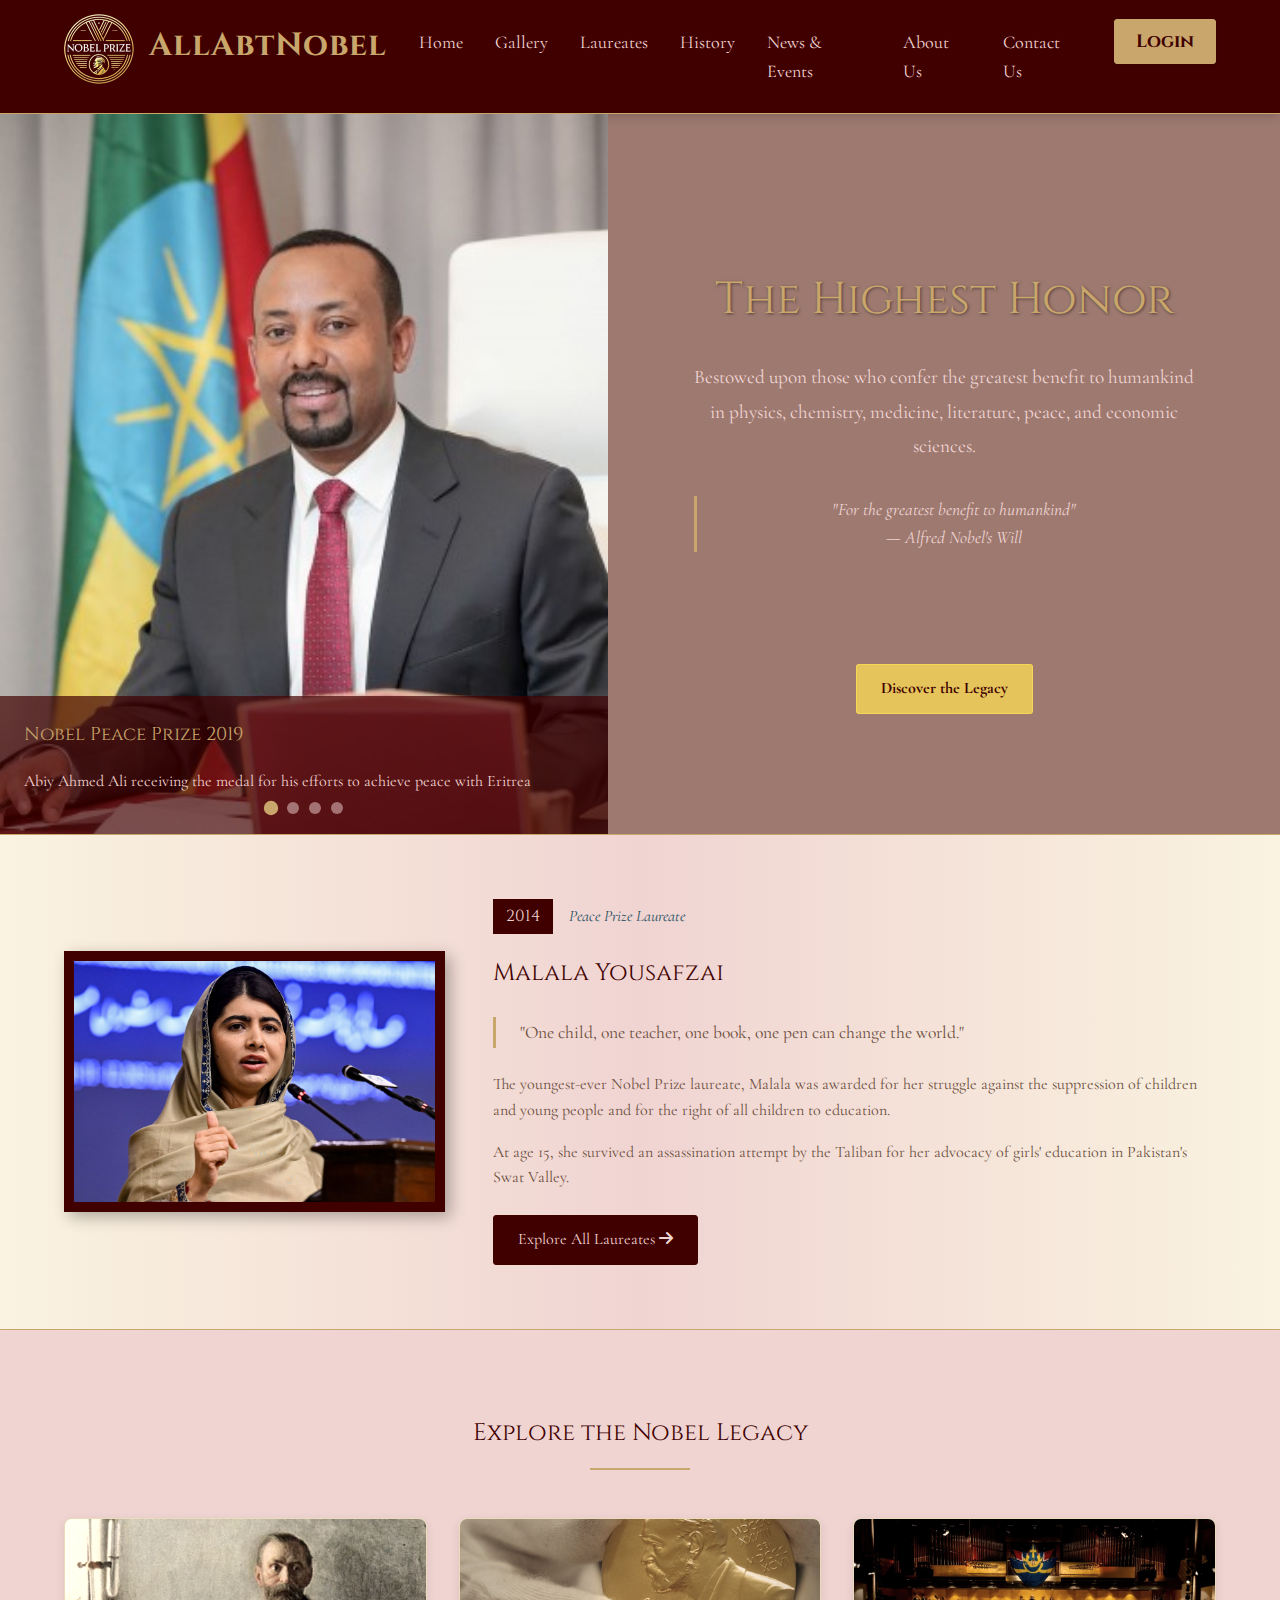
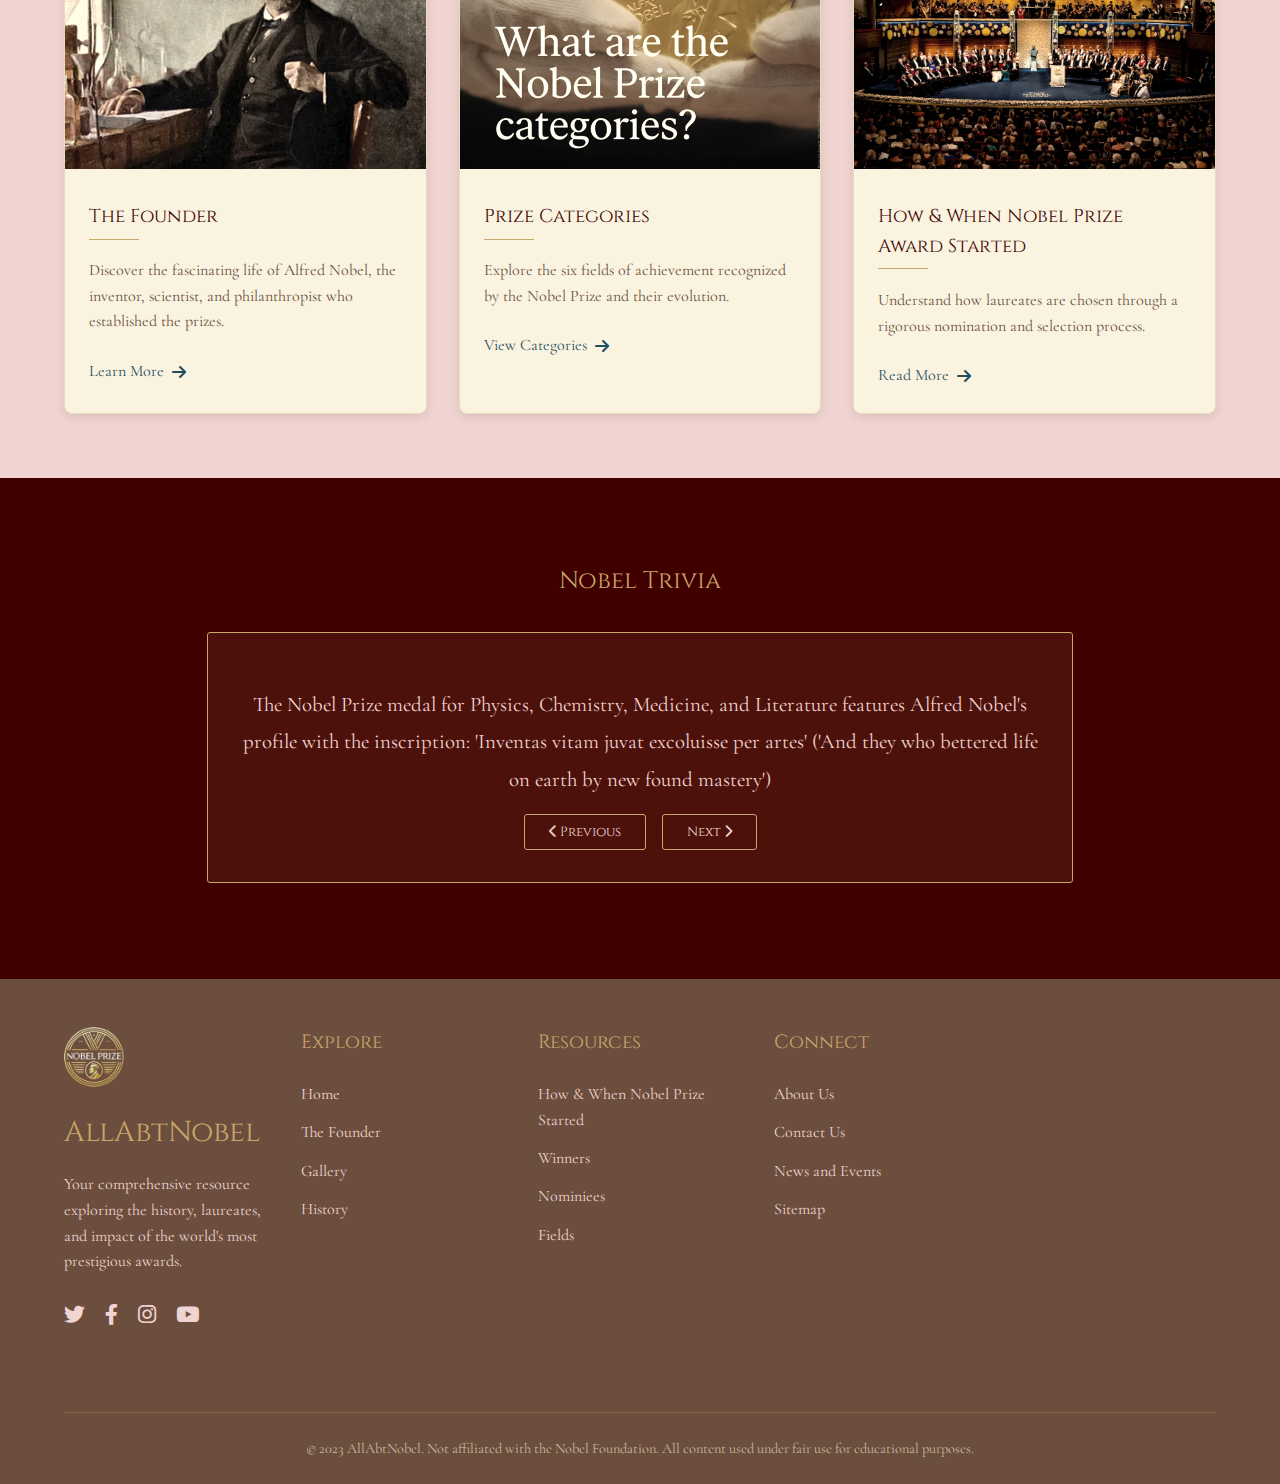
<file: index.html>
<!DOCTYPE html>
<html lang="en">
<head>
    <meta charset="UTF-8">
    <link rel="shortcut icon" type="icon" href="./images/nobelfavicon.jpg">
    <meta name="viewport" content="width=device-width, initial-scale=1.0">
    <link href="https://cdn.jsdelivr.net/npm/bootstrap@5.0.2/dist/css/bootstrap.min.css" rel="stylesheet" integrity="sha384-EVSTQN3/azprG1Anm3QDgpJLIm9Nao0Yz1ztcQTwFspd3yD65VohhpuuCOmLASjC" crossorigin="anonymous">
    <title>AllAbtNobel | Celebrating Human Achievement</title>
    <link href="https://fonts.googleapis.com/css2?family=Cinzel:wght@400;700&family=Cormorant+Garamond:ital,wght@0,400;0,700;1,400&display=swap" rel="stylesheet">
    <link rel="stylesheet" href="https://cdnjs.cloudflare.com/ajax/libs/font-awesome/6.0.0-beta3/css/all.min.css">
    <link rel="stylesheet" href="./CSS/index.css">

</head>
<body>
    <header>
    <div class="header-container">
        <div class="logo"> 
            <a href="index.html"> 
                <img src="./images/logo.png" id="logo"> 
            </a> 
            <p id="abn">AllAbtNobel</p> 
        </div>
        
        <div class="menu-toggle">
            <div class="hamburger"></div>
        </div>
        
        <nav>
            <ul>
                <li><a href="index.html">Home</a></li>
                <li><a href="gallery.html">Gallery</a></li>
                <li class="dropdown">
                    <a href="winners.html">Laureates</a>
                    <ul class="dropdown-menu">
                        <li><a href="winners.html">Winners</a></li>
                        <li><a href="nominees.html">Nominees</a></li>
                    </ul>
                </li>
                <li><a href="history.html">History</a></li>
                <li><a href="news and events.html">News & Events</a></li>
                <li><a href="about.html">About Us</a></li>
                <li><a href="contact.html">Contact Us</a></li>
                <li class="login-btn"><a href="login.html">Login</a></li>
            </ul>
        </nav>
        <div class="overlay"></div>
    </div>
</header>
    
    <!-- Split Landing Section -->
    <section class="landing">
        <div class="laureate-carousel">
            <!-- Carousel Slides -->
            <div class="carousel-slide active" style="background-image: url('images/Abiy\ Ahmed.jpg')">
                <div class="carousel-caption">
                    <h3>Nobel Peace Prize 2019</h3>
                    <p>Abiy Ahmed Ali receiving the medal for his efforts to achieve peace with Eritrea</p>
                </div>
            </div>
            <div class="carousel-slide" style="background-image: url('images/Marie\ Curie.jpg')">
                <div class="carousel-caption">
                    <h3>Marie Curie</h3>
                    <p>The first woman to win a Nobel Prize and the only person to win in two sciences</p>
                </div>
            </div>
            <div class="carousel-slide" style="background-image: url('images/Bob\ Dylan.jpg')">
                <div class="carousel-caption">
                    <h3>Bob Dylan</h3>
                    <p>2016 Literature Laureate for creating new poetic expressions in American song tradition</p>
                </div>
            </div>
            <div class="carousel-slide" style="background-image: url('images/Youyou.jpg')">
                <div class="carousel-caption">
                    <h3>Tu Youyou</h3>
                    <p>2015 Medicine Laureate for her discovery of artemisinin to treat malaria</p>
                </div>
            </div>
            
            <!-- Carousel Navigation Dots -->
            <div class="carousel-nav">
                <div class="carousel-dot active" onclick="goToSlide(0)"></div>
                <div class="carousel-dot" onclick="goToSlide(1)"></div>
                <div class="carousel-dot" onclick="goToSlide(2)"></div>
                <div class="carousel-dot" onclick="goToSlide(3)"></div>
            </div>
        </div>
        
        <div class="medal-display">
            <div class="medal-content">
                <h1>The Highest Honor</h1>
                <p>Bestowed upon those who confer the greatest benefit to humankind in physics, chemistry, medicine, literature, peace, and economic sciences.</p>
                <div class="medal-quote">
                    "For the greatest benefit to humankind"<br>
                    — Alfred Nobel's Will
                </div>
                <a href="history.html#legacy" class="medal-link"><b>Discover the Legacy</b></a>
            </div>
        </div>
    </section>
    
    <!-- Laureate of the Day Spotlight -->
    <section class="spotlight">
        <div class="spotlight-container">
            <div class="spotlight-image">
                <img src="images/malala.jpg" alt="Malala Yousafzai">
            </div>
            <div class="spotlight-content">
                <div class="spotlight-header">
                    <span class="spotlight-year">2014</span>
                    <span class="spotlight-category">Peace Prize Laureate</span>
                </div>
                <h2>Malala Yousafzai</h2>
                <p class="spotlight-quote">
                    "One child, one teacher, one book, one pen can change the world."
                </p>
                <div class="spotlight-bio">
                    <p>The youngest-ever Nobel Prize laureate, Malala was awarded for her struggle against the suppression of children and young people and for the right of all children to education.</p>
                    <p>At age 15, she survived an assassination attempt by the Taliban for her advocacy of girls' education in Pakistan's Swat Valley.</p>
                </div>
                <a href="winners.html" class="spotlight-link">Explore All Laureates <i class="fas fa-arrow-right"></i></a>
            </div>
        </div>
    </section>


   
    
    <!-- Quick Links Section -->
    <section class="quick-links">
        <div class="quick-links-container">
            <h2>Explore the Nobel Legacy</h2>
            <div class="cards-container">
                <div class="card">
                    <img src="images/Alfred Nobel.jpeg" alt="Alfred Nobel">
                    <div class="card-content">
                        <h3>The Founder</h3>
                        <p>Discover the fascinating life of Alfred Nobel, the inventor, scientist, and philanthropist who established the prizes.</p>
                        <a href="alfred.html">Learn More <i class="fas fa-arrow-right"></i></a>
                    </div>
                </div>
                <div class="card">
                    <img src="./images/divisions2.jpeg" alt="Chemistry Prize" id="divisions">
                    <div class="card-content">
                        <h3>Prize Categories</h3>
                        <p>Explore the six fields of achievement recognized by the Nobel Prize and their evolution.</p>
                        <a href="fields.html">View Categories <i class="fas fa-arrow-right"></i></a>
                    </div>
                </div>
                <div class="card">
                    <img src="images/ceremony.jpeg" alt="Medicine Prize">
                    <div class="card-content">
                        <h3>How & When Nobel Prize Award Started</h3>
                        <p>Understand how laureates are chosen through a rigorous nomination and selection process.</p>
                        <a href="nps1.html">Read More <i class="fas fa-arrow-right"></i></a>
                    </div>
                </div>
            </div>
        </div>
    </section>
    
    <!-- Fun Facts Section -->
    <section class="fun-facts">
        <div class="fun-facts-container">
            <h2 id="trivia">Nobel Trivia</h2>
            <div class="fact-box">
                <p class="fact-text" id="current-fact">The Nobel Prize medal for Physics, Chemistry, Medicine, and Literature features Alfred Nobel's profile with the inscription: "Inventas vitam juvat excoluisse per artes" ("And they who bettered life on earth by new found mastery")</p>
                <div class="fact-nav">
                    <button onclick="prevFact()"><i class="fas fa-chevron-left"></i> Previous</button>
                    <button onclick="nextFact()">Next <i class="fas fa-chevron-right"></i></button>
                </div>
            </div>
        </div>
    </section>
    
    <footer>
        <div class="footer-container">
            <div class="footer-about">
                <div class="footer-logo">
                    <img src="./images/logo.png" alt="AllAbtNobel Logo">
                    <span>AllAbtNobel</span>
                </div>
                <p>Your comprehensive resource exploring the history, laureates, and impact of the world's most prestigious awards.</p>
                <div class="social-links">
                    <a target="_blank" href="https://twitter.com/login"><i class="fab fa-twitter"></i></a>
                    <a target="_blank" href="https://www.facebook.com/login"><i class="fab fa-facebook-f"></i></a>
                    <a target="_blank" href="https://www.instagram.com/accounts/login/"><i class="fab fa-instagram"></i></a>
                    <a target="_blank" href="https://www.youtube.com/"><i class="fab fa-youtube"></i></a>
                </div>
            </div>
            <div class="footer-links">
                <h3>Explore</h3>
                <ul>
                    <li><a href="index.html">Home</a></li>
                    <li><a href="alfred.html">The Founder</a></li>
                    <li><a href="gallery.html">Gallery</a></li>
                    <li><a href="history.html">History</a></li>
                </ul>
            </div>
            <div class="footer-links">
                <h3>Resources</h3>
                <ul>
                    <li><a href="nps1.html">How & When Nobel Prize Started</a></li>
                    <li><a href="Winners.html">Winners</a></li>
                    <li><a href="nominees.html">Nominiees</a></li>
                    <li><a href="fields.html">Fields</a></li>
                </ul>
            </div>
            <div class="footer-links">
                <h3>Connect</h3>
                <ul>
                    <li><a href="about.html">About Us</a></li>
                    <li><a href="contact.html">Contact Us</a></li>
                    <li><a href="news and events.html">News and Events</a></li>
                    <li><a href="Sitemap.html">Sitemap</a></li>
                </ul>
            </div>
            <div class="copyright">
                © 2023 AllAbtNobel. Not affiliated with the Nobel Foundation. All content used under fair use for educational purposes.
            </div>
        </div>
        <script src="https://cdn.jsdelivr.net/npm/bootstrap@5.0.2/dist/js/bootstrap.bundle.min.js" integrity="sha384-MrcW6ZMFYlzcLA8Nl+NtUVF0sA7MsXsP1UyJoMp4YLEuNSfAP+JcXn/tWtIaxVXM" crossorigin="anonymous"></script>
    </footer>

    <script>
        // Mobile Menu Functionality
        const menuToggle = document.querySelector('.menu-toggle');
        const nav = document.querySelector('nav');
        const overlay = document.querySelector('.overlay');
        
        menuToggle.addEventListener('click', () => {
            menuToggle.classList.toggle('active');
            nav.classList.toggle('active');
            overlay.classList.toggle('active');
            
            // Toggle body scroll when menu is open
            if (nav.classList.contains('active')) {
                document.body.style.overflow = 'hidden';
            } else {
                document.body.style.overflow = '';
            }
        });
        
        overlay.addEventListener('click', () => {
            menuToggle.classList.remove('active');
            nav.classList.remove('active');
            overlay.classList.remove('active');
            document.body.style.overflow = '';
        });
        
        // Close menu when clicking on a link
        const navLinks = document.querySelectorAll('nav ul li a');
        navLinks.forEach(link => {
            link.addEventListener('click', () => {
                menuToggle.classList.remove('active');
                nav.classList.remove('active');
                overlay.classList.remove('active');
                document.body.style.overflow = '';
            });
        });
        
        // Carousel Functionality
        let currentSlide = 0;
        const slides = document.querySelectorAll('.carousel-slide');
        const dots = document.querySelectorAll('.carousel-dot');
        
        function showSlide(n) {
            slides.forEach(slide => slide.classList.remove('active'));
            dots.forEach(dot => dot.classList.remove('active'));
            
            currentSlide = (n + slides.length) % slides.length;
            slides[currentSlide].classList.add('active');
            dots[currentSlide].classList.add('active');
        }
        
        function goToSlide(n) {
            showSlide(n);
        }
        
        function nextSlide() {
            showSlide(currentSlide + 1);
        }
        
        // Auto-advance carousel every 5 seconds
        setInterval(nextSlide, 5000);
        
        // Initialize carousel
        showSlide(0);
        
        // Fun Facts Data
        const facts = [
            "The Nobel Prize medal for Physics, Chemistry, Medicine, and Literature features Alfred Nobel's profile with the inscription: 'Inventas vitam juvat excoluisse per artes' ('And they who bettered life on earth by new found mastery')",
            "Between 1901 and 2022, the Nobel Prizes were awarded 615 times to 989 people and organizations, with some receiving it more than once.",
            "The Nobel Peace Prize medal is the only one that features a different design, showing three naked men forming a fraternal bond.",
            "In 1968, Sveriges Riksbank (Sweden's central bank) established the Prize in Economic Sciences in Memory of Alfred Nobel, which is not technically a Nobel Prize.",
            "Four Nobel laureates were forced by authorities to decline the award: Adolf Hitler forbade three Germans from accepting it, and Boris Pasternak was coerced by Soviet authorities.",
            "The Nobel Prize amount for 2023 was set at 11 million Swedish kronor (about $1 million USD) per full prize."
        ];
        
        let currentFactIndex = 0;
        const factElement = document.getElementById('current-fact');
        
        // Display initial fact
        factElement.textContent = facts[currentFactIndex];
        
        // Navigation functions
        function nextFact() {
            currentFactIndex = (currentFactIndex + 1) % facts.length;
            factElement.textContent = facts[currentFactIndex];
        }
        
        function prevFact() {
            currentFactIndex = (currentFactIndex - 1 + facts.length) % facts.length;
            factElement.textContent = facts[currentFactIndex];
        }
        
        // Auto-rotate facts every 8 seconds
        setInterval(nextFact, 8000);
    </script>
</body>
</html>
</file>
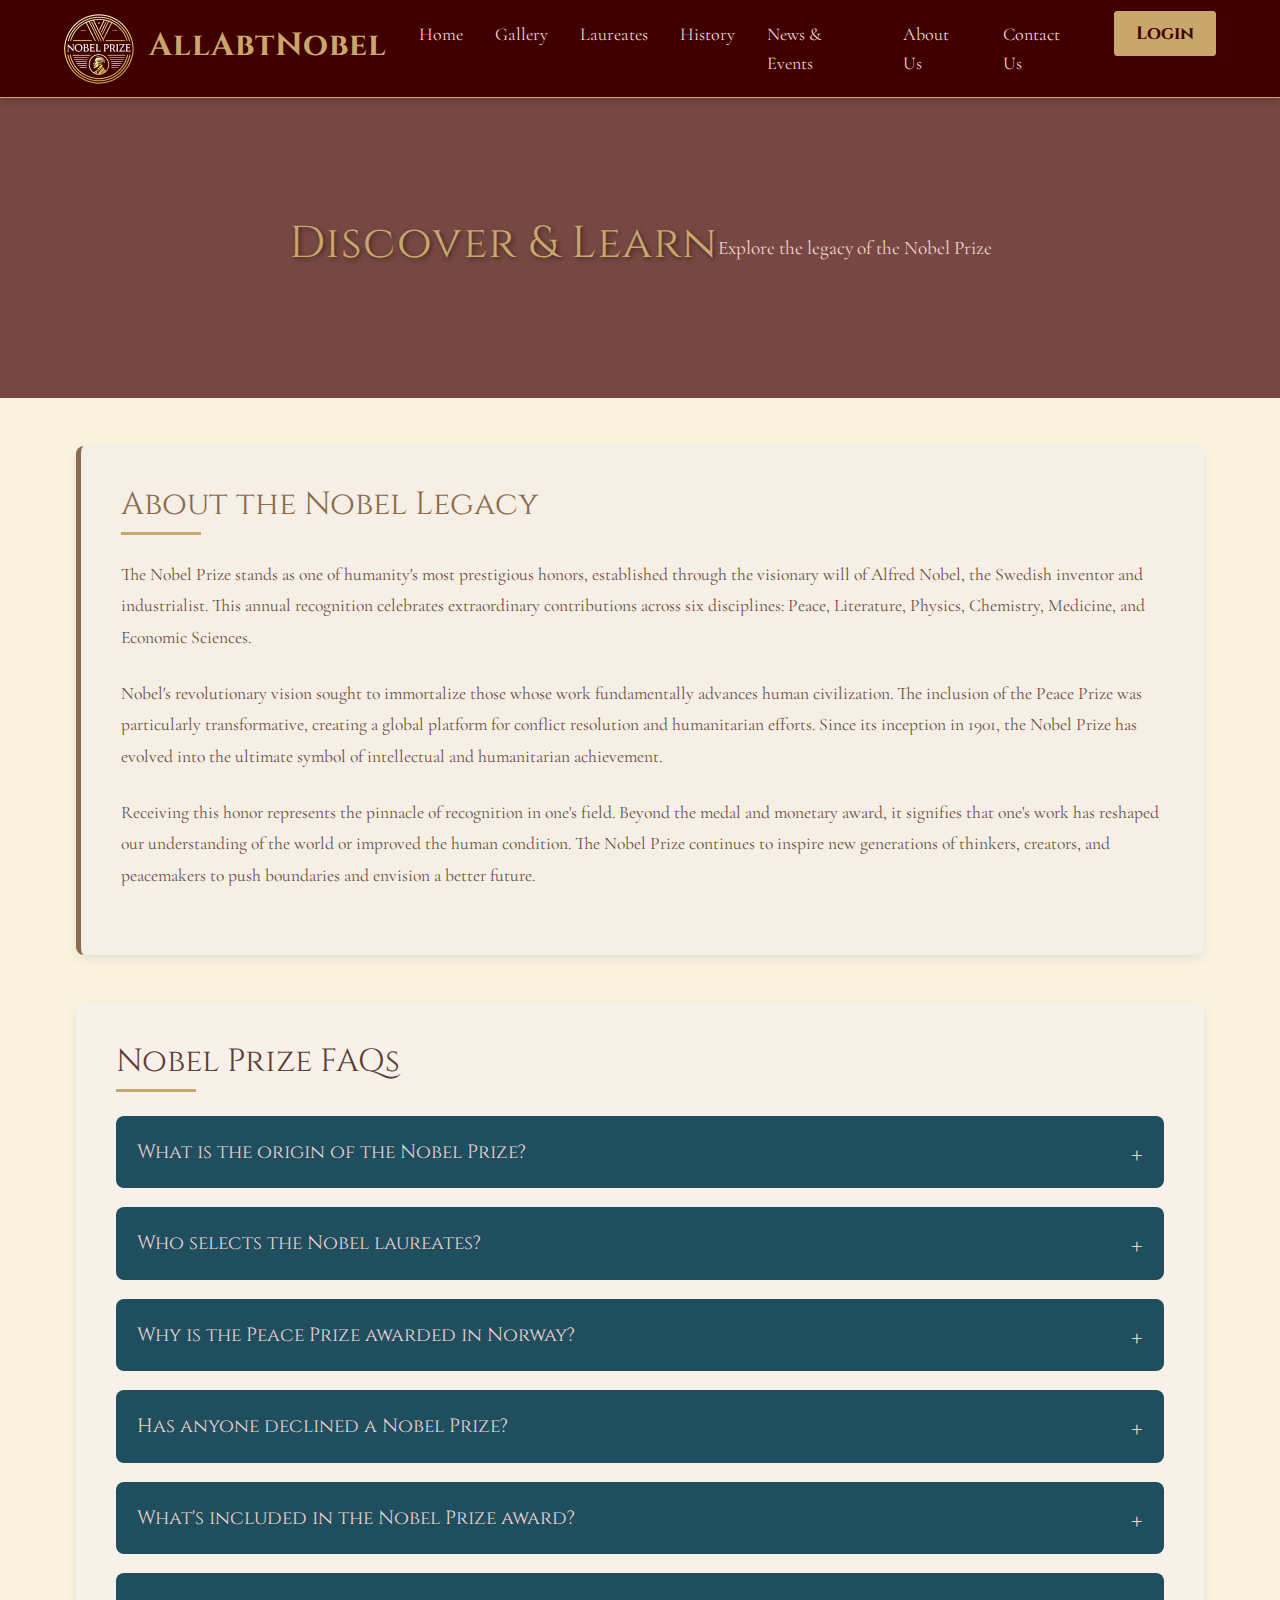
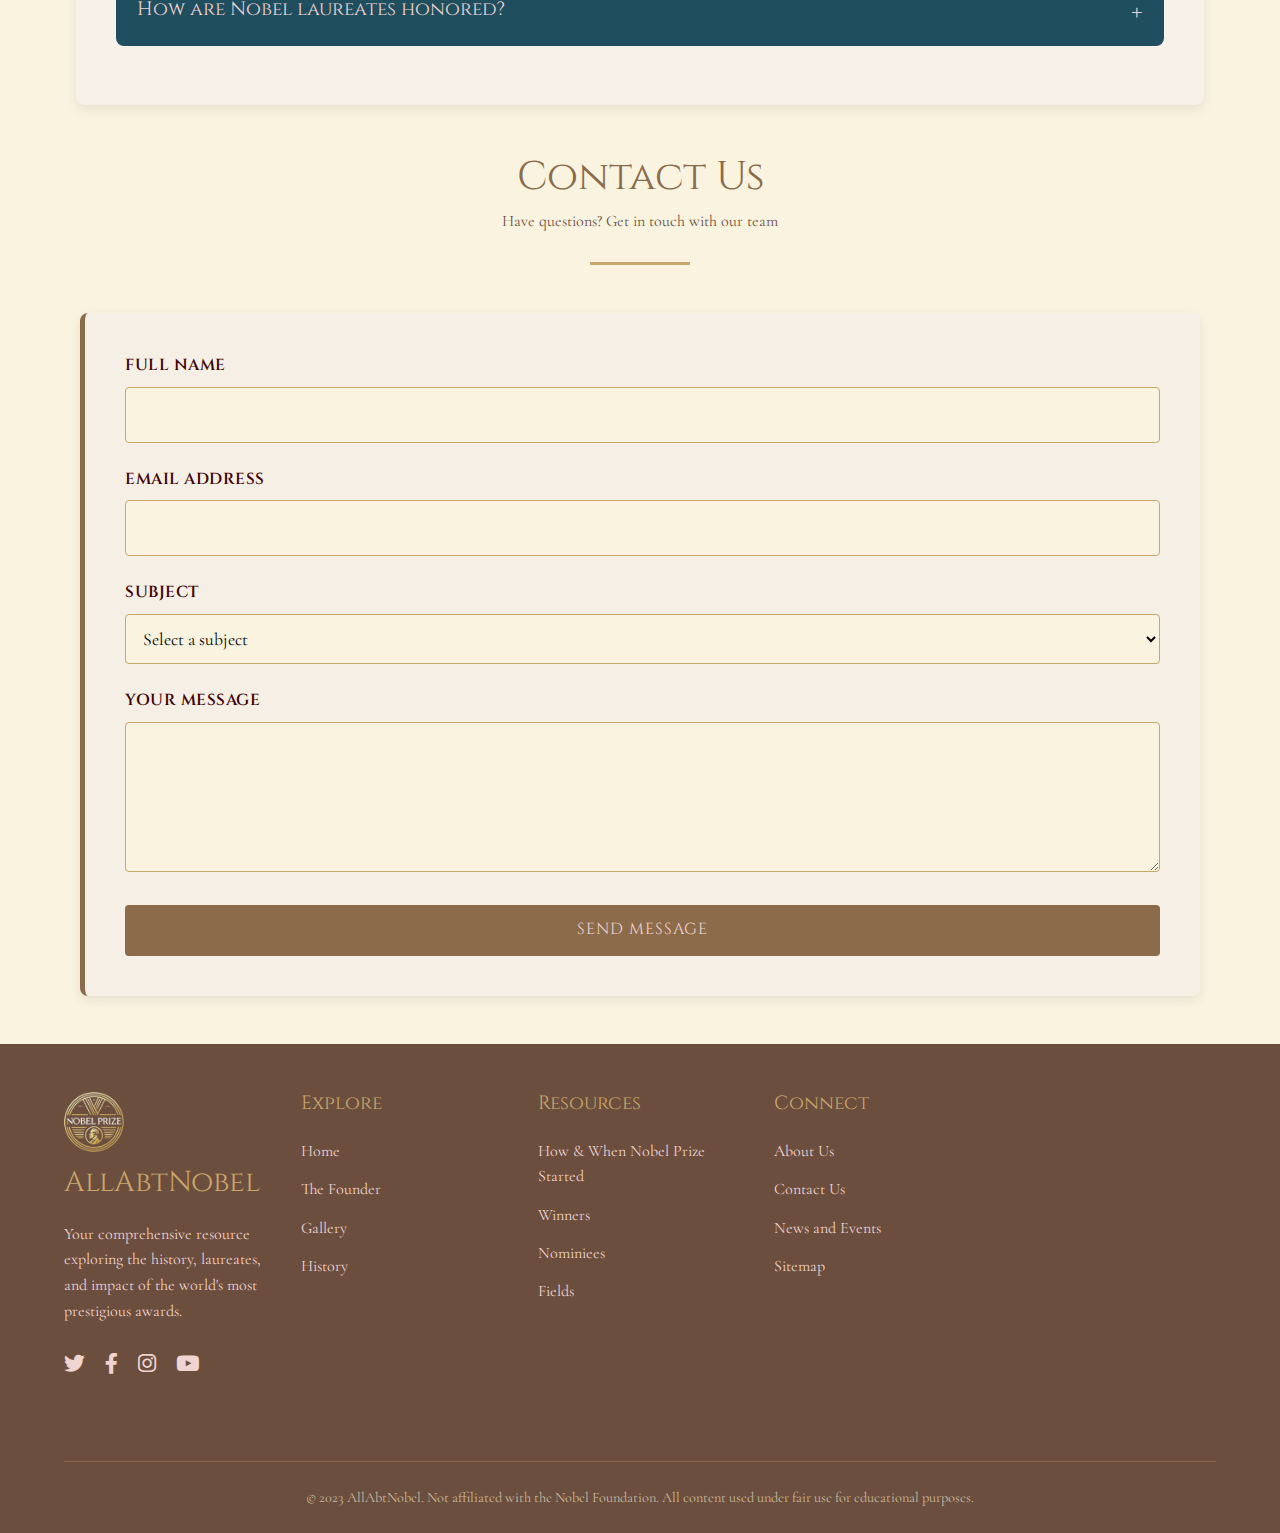
<file: about.html>
<!DOCTYPE html>
<html lang="en">
<head>
    <meta charset="UTF-8">
    <link rel="shortcut icon" type="icon" href="./images/nobelfavicon.jpg">
    <meta name="viewport" content="width=device-width, initial-scale=1.0">
    <title>Nobel Prize - FAQs & About | AllAbtNobel</title>
    <link href="https://cdn.jsdelivr.net/npm/bootstrap@5.0.2/dist/css/bootstrap.min.css" rel="stylesheet">
    <link href="https://fonts.googleapis.com/css2?family=Cinzel:wght@400;700&family=Cormorant+Garamond:ital,wght@0,400;0,700;1,400&display=swap" rel="stylesheet">
    <link rel="stylesheet" href="https://cdnjs.cloudflare.com/ajax/libs/font-awesome/6.0.0-beta3/css/all.min.css">
    <link rel="stylesheet" href="./CSS/about.css">
</head>
<body>
    <header>
        <div class="header-container">
            <div class="logo"> 
                <a href="index.html"> 
                    <img src="./images/logo.png" id="logo"> 
                </a> 
                <p id="abn">AllAbtNobel</p> 
            </div>
            
            <div class="menu-toggle">
                <div class="hamburger"></div>
            </div>
            
            <nav>
                <ul>
                    <li><a href="index.html">Home</a></li>
                    <li><a href="gallery.html">Gallery</a></li>
                    <li class="dropdown">
                        <a href="winners.html">Laureates</a>
                        <ul class="dropdown-menu">
                            <li><a href="winners.html">Winners</a></li>
                            <li><a href="nominees.html">Nominees</a></li>
                        </ul>
                    </li>
                    <li><a href="history.html">History</a></li>
                    <li><a href="news and events.html">News & Events</a></li>
                    <li><a href="about.html">About Us</a></li>
                    <li><a href="contact.html">Contact Us</a></li>
                    <li class="login-btn"><a href="login.html">Login</a></li>
            </nav>
            <div class="overlay"></div>
        </div>
    </header>
    
    <div class="page-header">
        <h1>Discover & Learn</h1>
        <p style="font-size: 1.2rem; margin-top: 1rem;">Explore the legacy of the Nobel Prize</p>
    </div>
    
    <div class="container">
        <section class="about-section" id="about-us">
            <h2>About the Nobel Legacy</h2>
            <p>The Nobel Prize stands as one of humanity's most prestigious honors, established through the visionary will of Alfred Nobel, the Swedish inventor and industrialist. This annual recognition celebrates extraordinary contributions across six disciplines: Peace, Literature, Physics, Chemistry, Medicine, and Economic Sciences.</p>
            <p>Nobel's revolutionary vision sought to immortalize those whose work fundamentally advances human civilization. The inclusion of the Peace Prize was particularly transformative, creating a global platform for conflict resolution and humanitarian efforts. Since its inception in 1901, the Nobel Prize has evolved into the ultimate symbol of intellectual and humanitarian achievement.</p>
            <p>Receiving this honor represents the pinnacle of recognition in one's field. Beyond the medal and monetary award, it signifies that one's work has reshaped our understanding of the world or improved the human condition. The Nobel Prize continues to inspire new generations of thinkers, creators, and peacemakers to push boundaries and envision a better future.</p>
        </section>
        
        <section class="faq-section" id="faqs">
            <h2>Nobel Prize FAQs</h2>
            
            <div class="faq-item">
                <div class="faq-question">What is the origin of the Nobel Prize?</div>
                <div class="faq-answer">
                    <p>The Nobel Prize was established in 1895 through the will of Alfred Nobel, the inventor of dynamite. Seeking to leave a positive legacy, Nobel dedicated his fortune to create awards that would recognize those who "conferred the greatest benefit to humankind" in specific fields.</p>
                </div>
            </div>
            
            <div class="faq-item">
                <div class="faq-question">Who selects the Nobel laureates?</div>
                <div class="faq-answer">
                    <p>Different institutions are responsible for each prize: the Royal Swedish Academy of Sciences (Physics, Chemistry, Economics), the Karolinska Institute (Medicine), the Swedish Academy (Literature), and the Norwegian Nobel Committee (Peace). These committees receive nominations from qualified nominators worldwide.</p>
                </div>
            </div>
            
            <div class="faq-item">
                <div class="faq-question">Why is the Peace Prize awarded in Norway?</div>
                <div class="faq-answer">
                    <p>Alfred Nobel specified in his will that the Peace Prize should be awarded by a committee of five persons elected by the Norwegian Parliament. This was likely because Norway was more peace-oriented and had closer ties to Sweden during Nobel's time.</p>
                </div>
            </div>
            
            <div class="faq-item">
                <div class="faq-question">Has anyone declined a Nobel Prize?</div>
                <div class="faq-answer">
                    <p>Yes, most notably Jean-Paul Sartre declined the 1964 Literature Prize, and Le Duc Tho refused the 1973 Peace Prize. Under Nobel Foundation statutes, a prize may still be awarded if the laureate later accepts it, which was the case with Boris Pasternak's 1958 Literature Prize.</p>
                </div>
            </div>
            
            <div class="faq-item">
                <div class="faq-question">What's included in the Nobel Prize award?</div>
                <div class="faq-answer">
                    <p>Each laureate receives three things: a diploma individually designed by Swedish/Norwegian artists, a gold medal (each with unique designs per category), and a monetary award (approximately $1 million as of recent years, which may be split if multiple winners share a prize).</p>
                </div>
            </div>
            
            <div class="faq-item">
                <div class="faq-question">How are Nobel laureates honored?</div>
                <div class="faq-answer">
                    <p>The awards are presented at formal ceremonies on December 10 (the anniversary of Nobel's death) in Stockholm and Oslo. Laureates receive their prizes from Swedish/Norwegian royalty, followed by lavish banquets. The week includes lectures, interviews, and cultural events celebrating their achievements.</p>
                </div>
            </div>
        </section>
    </div>

    <div class="contact-container">
        <div class="page-title">
            <h1>Contact Us</h1>
            <p>Have questions? Get in touch with our team</p>
        </div>
        
        <section class="contact-section">
            <div class="success-message">
                <p>Thank you for your message! We'll get back to you soon.</p>
            </div>
            
            <form id="contactForm" class="contact-form">
                <div class="form-group">
                    <label for="name">Full Name</label>
                    <input type="text" id="name" name="name" required>
                    <div class="error-message">Please enter your full name</div>
                </div>
                
                <div class="form-group">
                    <label for="email">Email Address</label>
                    <input type="email" id="email" name="email" required>
                    <div class="error-message">Please enter a valid email address</div>
                </div>
                
                <div class="form-group">
                    <label for="subject">Subject</label>
                    <select id="subject" name="subject" required>
                        <option value="" disabled selected>Select a subject</option>
                        <option value="general">General Inquiry</option>
                        <option value="feedback">Website Feedback</option>
                        <option value="partnership">Partnership Opportunity</option>
                        <option value="press">Press Inquiry</option>
                        <option value="other">Other</option>
                    </select>
                    <div class="error-message">Please select a subject</div>
                </div>
                
                <div class="form-group">
                    <label for="message">Your Message</label>
                    <textarea id="message" name="message" required></textarea>
                    <div class="error-message">Please enter your message</div>
                </div>
                
                <button type="submit">Send Message</button>
            </form>
        </section>
    </div>
    
    <footer>
        <div class="footer-container">
            <div class="footer-about">
                <div class="footer-logo">
                    <img src="./images/logo.png" alt="AllAbtNobel Logo">
                    <span>AllAbtNobel</span>
                </div>
                <p>Your comprehensive resource exploring the history, laureates, and impact of the world's most prestigious awards.</p>
                <div class="social-links">
                    <a target="_blank" href="https://twitter.com/login"><i class="fab fa-twitter"></i></a>
                    <a target="_blank" href="https://www.facebook.com/login"><i class="fab fa-facebook-f"></i></a>
                    <a target="_blank" href="https://www.instagram.com/accounts/login/"><i class="fab fa-instagram"></i></a>
                    <a target="_blank" href="https://www.youtube.com/"><i class="fab fa-youtube"></i></a>
                </div>
            </div>
            <div class="footer-links">
                <h3>Explore</h3>
                <ul>
                    <li><a href="index.html">Home</a></li>
                    <li><a href="alfred.html">The Founder</a></li>
                    <li><a href="gallery.html">Gallery</a></li>
                    <li><a href="history.html">History</a></li>
                </ul>
            </div>
            <div class="footer-links">
                <h3>Resources</h3>
                <ul>
                    <li><a href="nps1.html">How & When Nobel Prize Started</a></li>
                    <li><a href="Winners.html">Winners</a></li>
                    <li><a href="nominees.html">Nominiees</a></li>
                    <li><a href="fields.html">Fields</a></li>
                </ul>
            </div>
            <div class="footer-links">
                <h3>Connect</h3>
                <ul>
                    <li><a href="about.html">About Us</a></li>
                    <li><a href="contact.html">Contact Us</a></li>
                    <li><a href="news and events.html">News and Events</a></li>
                    <li><a href="Sitemap.html">Sitemap</a></li>
                </ul>
            </div>
            <div class="copyright">
                © 2023 AllAbtNobel. Not affiliated with the Nobel Foundation. All content used under fair use for educational purposes.
            </div>
        </div>
        <script src="https://cdn.jsdelivr.net/npm/bootstrap@5.0.2/dist/js/bootstrap.bundle.min.js" integrity="sha384-MrcW6ZMFYlzcLA8Nl+NtUVF0sA7MsXsP1UyJoMp4YLEuNSfAP+JcXn/tWtIaxVXM" crossorigin="anonymous"></script>
    </footer>

    <script>
        // Mobile menu functionality
        const menuToggle = document.querySelector('.menu-toggle');
        const nav = document.querySelector('nav');
        const overlay = document.querySelector('.overlay');
        
        menuToggle.addEventListener('click', () => {
            menuToggle.classList.toggle('active');
            nav.classList.toggle('active');
            overlay.classList.toggle('active');
            
            // Toggle body scroll when menu is open
            if (nav.classList.contains('active')) {
                document.body.style.overflow = 'hidden';
            } else {
                document.body.style.overflow = '';
            }
        });
        
        overlay.addEventListener('click', () => {
            menuToggle.classList.remove('active');
            nav.classList.remove('active');
            overlay.classList.remove('active');
            document.body.style.overflow = '';
        });
        
        // Close menu when clicking on a link
        const navLinks = document.querySelectorAll('nav ul li a');
        navLinks.forEach(link => {
            link.addEventListener('click', () => {
                menuToggle.classList.remove('active');
                nav.classList.remove('active');
                overlay.classList.remove('active');
                document.body.style.overflow = '';
            });
        });

        // Smooth scrolling for anchor links
        document.querySelectorAll('a[href^="#"]').forEach(anchor => {
            anchor.addEventListener('click', function(e) {
                e.preventDefault();
                
                const targetId = this.getAttribute('href');
                if (targetId === '#') return;
                
                const targetElement = document.querySelector(targetId);
                if (targetElement) {
                    window.scrollTo({
                        top: targetElement.offsetTop - 100,
                        behavior: 'smooth'
                    });
                }
            });
        });
        
        // FAQ Accordion functionality
        const faqQuestions = document.querySelectorAll('.faq-question');
        
        faqQuestions.forEach(question => {
            question.addEventListener('click', () => {
                const answer = question.nextElementSibling;
                const isActive = question.classList.contains('active');
                
                // Close all other answers
                faqQuestions.forEach(q => {
                    if (q !== question) {
                        q.classList.remove('active');
                        q.nextElementSibling.style.maxHeight = null;
                    }
                });
                
                // Toggle current answer
                question.classList.toggle('active');
                
                if (!isActive) {
                    answer.style.maxHeight = answer.scrollHeight + 'px';
                } else {
                    answer.style.maxHeight = null;
                }
            });
        });

        // Contact Form
                // Contact Form Validation
                const contactForm = document.getElementById('contactForm');
        const successMessage = document.querySelector('.success-message');
        
        contactForm.addEventListener('submit', function(e) {
            e.preventDefault();
            let isValid = true;
            
            // Reset all errors
            document.querySelectorAll('.form-group').forEach(group => {
                group.classList.remove('error');
            });
            
            // Validate name
            const nameInput = document.getElementById('name');
            if (!nameInput.value.trim()) {
                nameInput.parentElement.classList.add('error');
                isValid = false;
            }
            
            // Validate email
            const emailInput = document.getElementById('email');
            const emailRegex = /^[^\s@]+@[^\s@]+\.[^\s@]+$/;
            if (!emailRegex.test(emailInput.value.trim())) {
                emailInput.parentElement.classList.add('error');
                isValid = false;
            }
            
            // Validate subject
            const subjectInput = document.getElementById('subject');
            if (!subjectInput.value) {
                subjectInput.parentElement.classList.add('error');
                isValid = false;
            }
            
            // Validate message
            const messageInput = document.getElementById('message');
            if (!messageInput.value.trim()) {
                messageInput.parentElement.classList.add('error');
                isValid = false;
            }
            
            if (isValid) {
                // Here you would normally send the form data to a server
                // For demonstration, we'll just show the success message
                contactForm.reset();
                successMessage.style.display = 'block';
                
                // Scroll to success message
                successMessage.scrollIntoView({ behavior: 'smooth' });
                
                // Hide success message after 5 seconds
                setTimeout(() => {
                    successMessage.style.display = 'none';
                }, 5000);
            } else {
                // Scroll to first error
                const firstError = document.querySelector('.error');
                if (firstError) {
                    firstError.scrollIntoView({ behavior: 'smooth', block: 'center' });
                }
            }
        });
        
        // Real-time validation for inputs
        document.querySelectorAll('#contactForm input, #contactForm textarea, #contactForm select').forEach(input => {
            input.addEventListener('input', function() {
                if (this.value.trim()) {
                    this.parentElement.classList.remove('error');
                }
            });
        });
    </script>
</body>
</html>
</file>
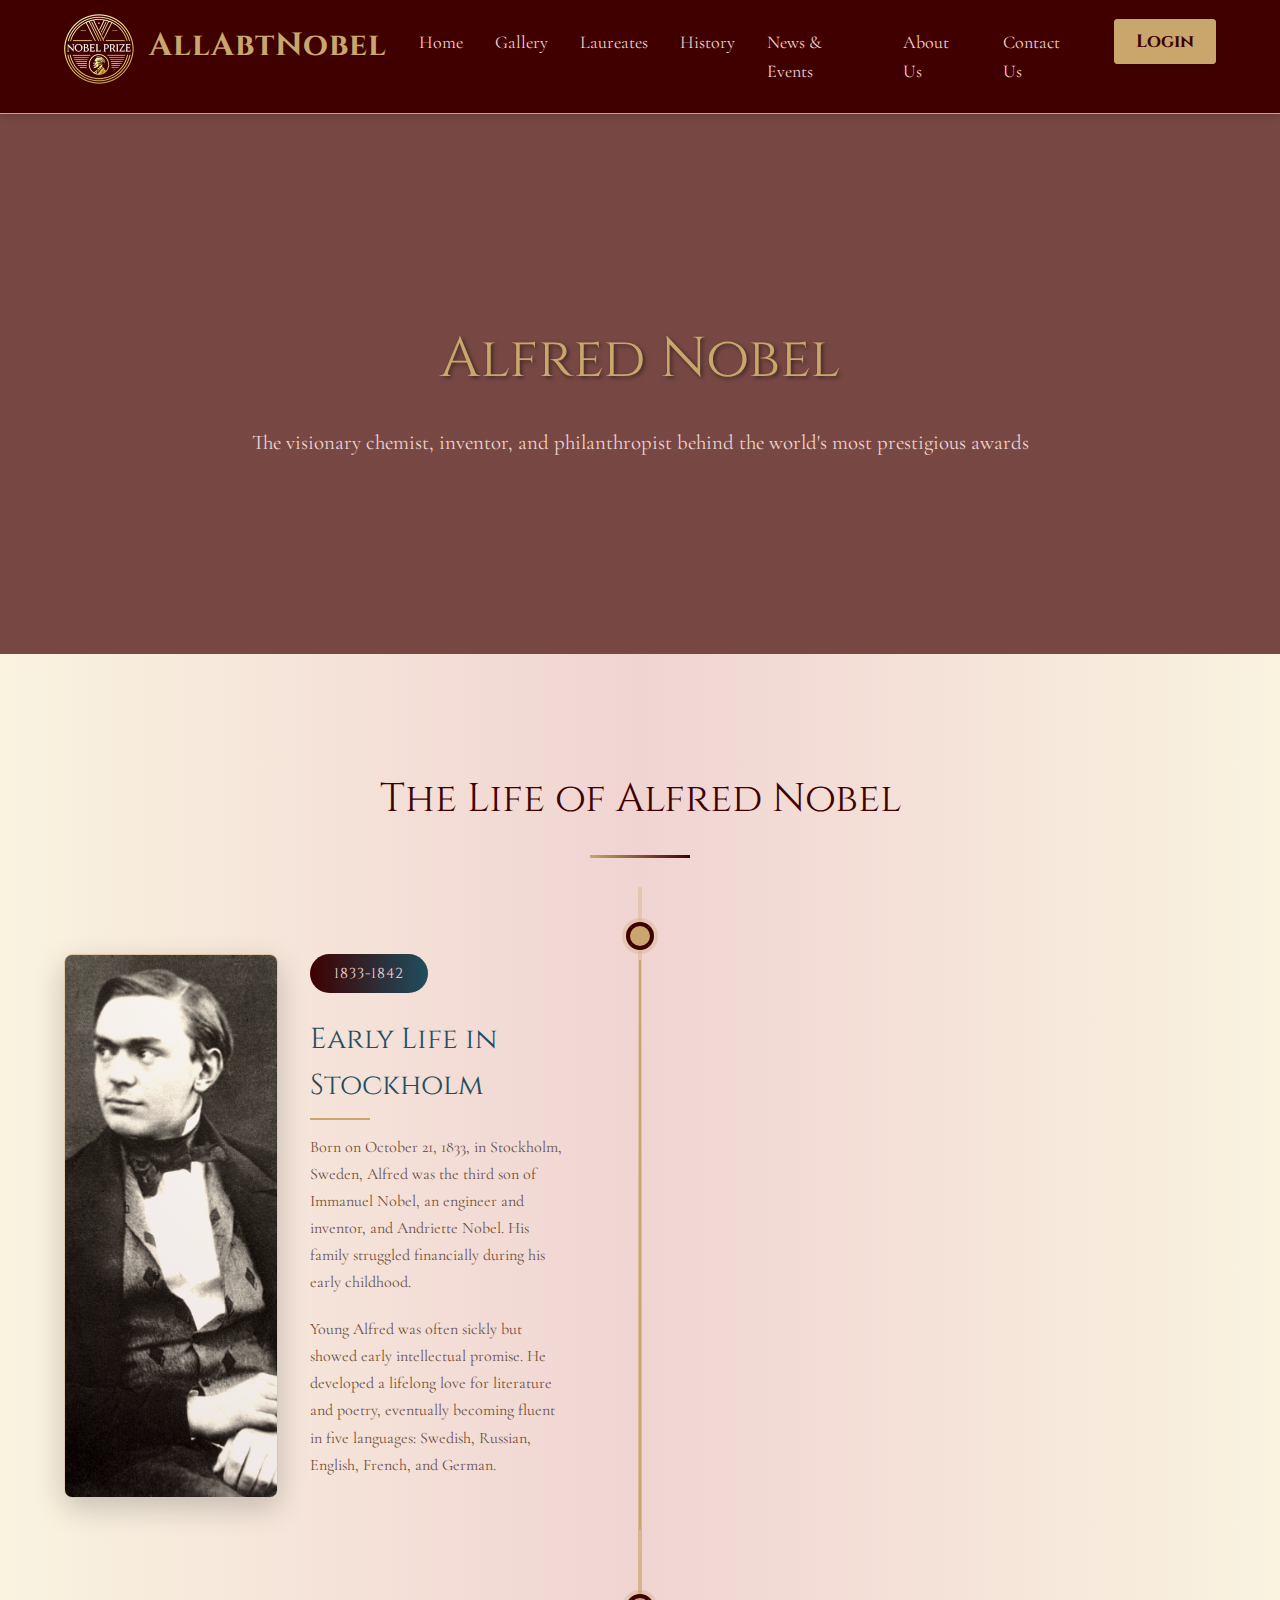
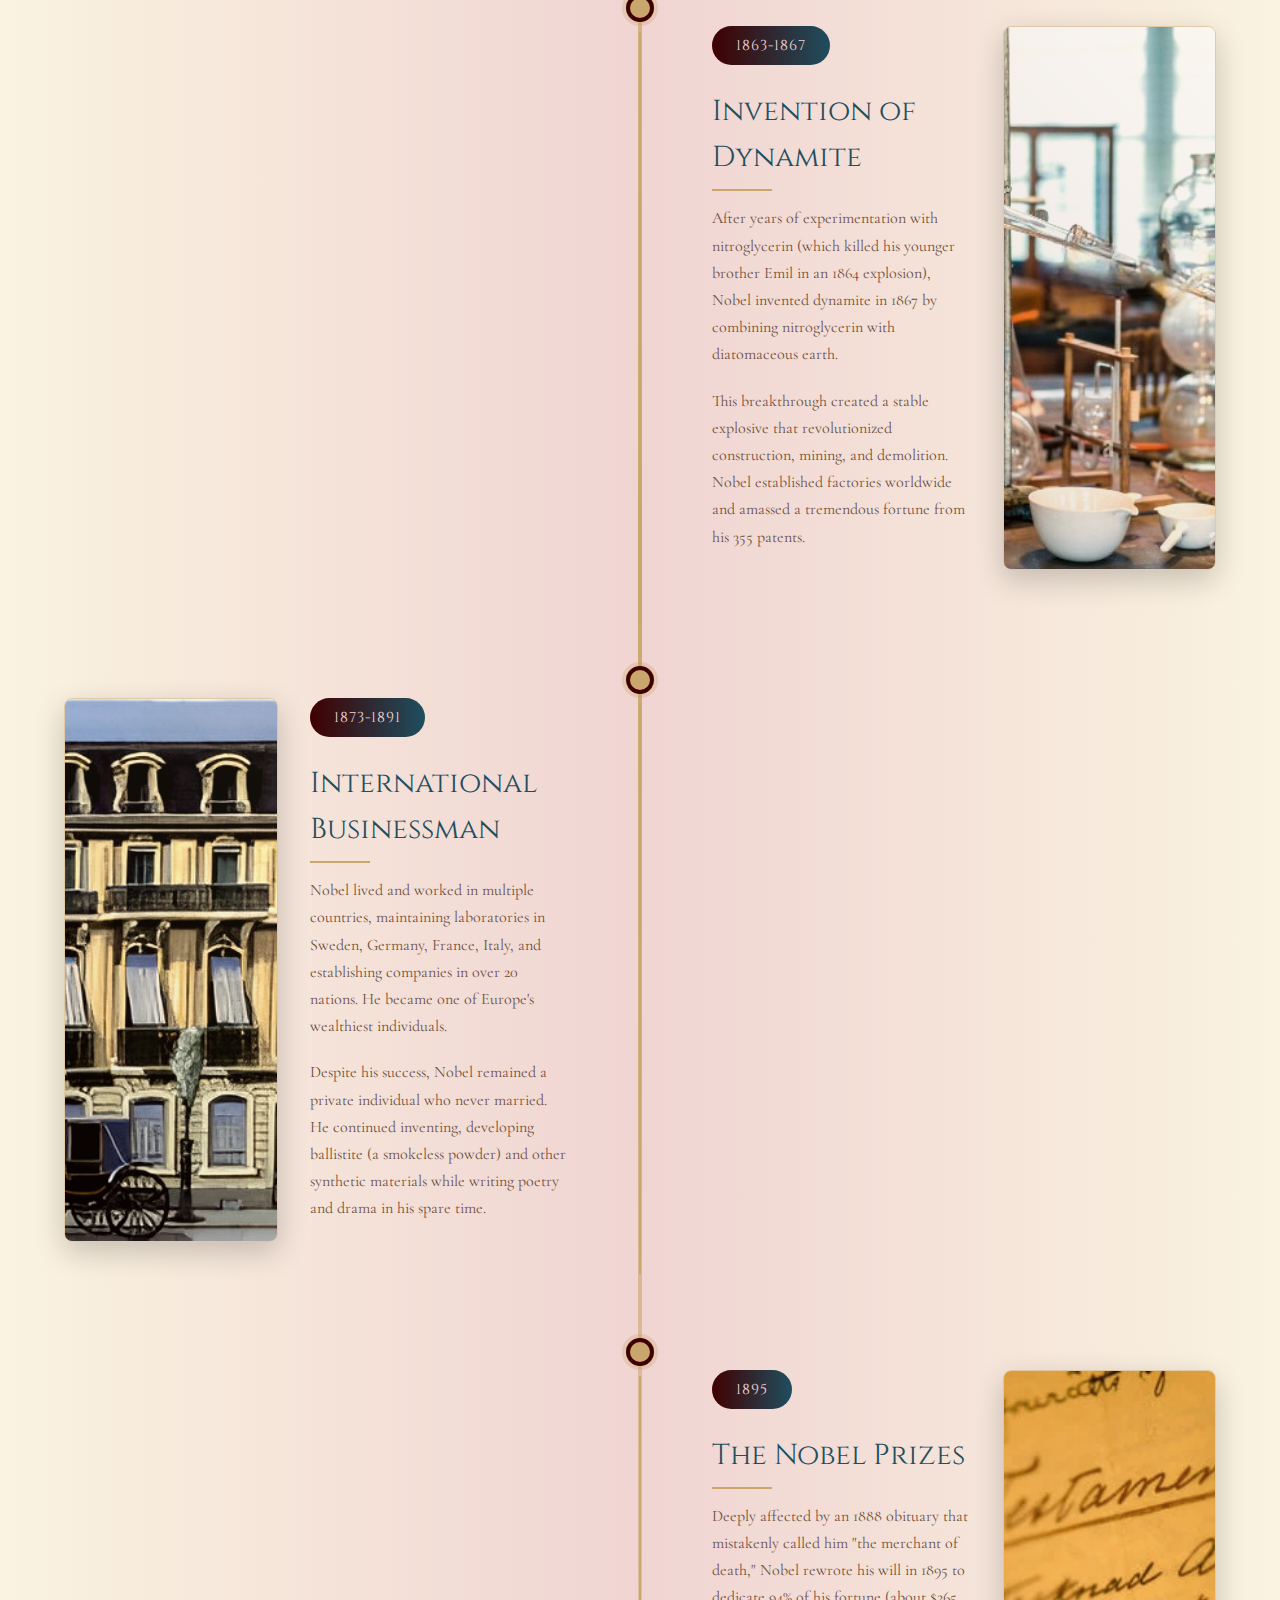
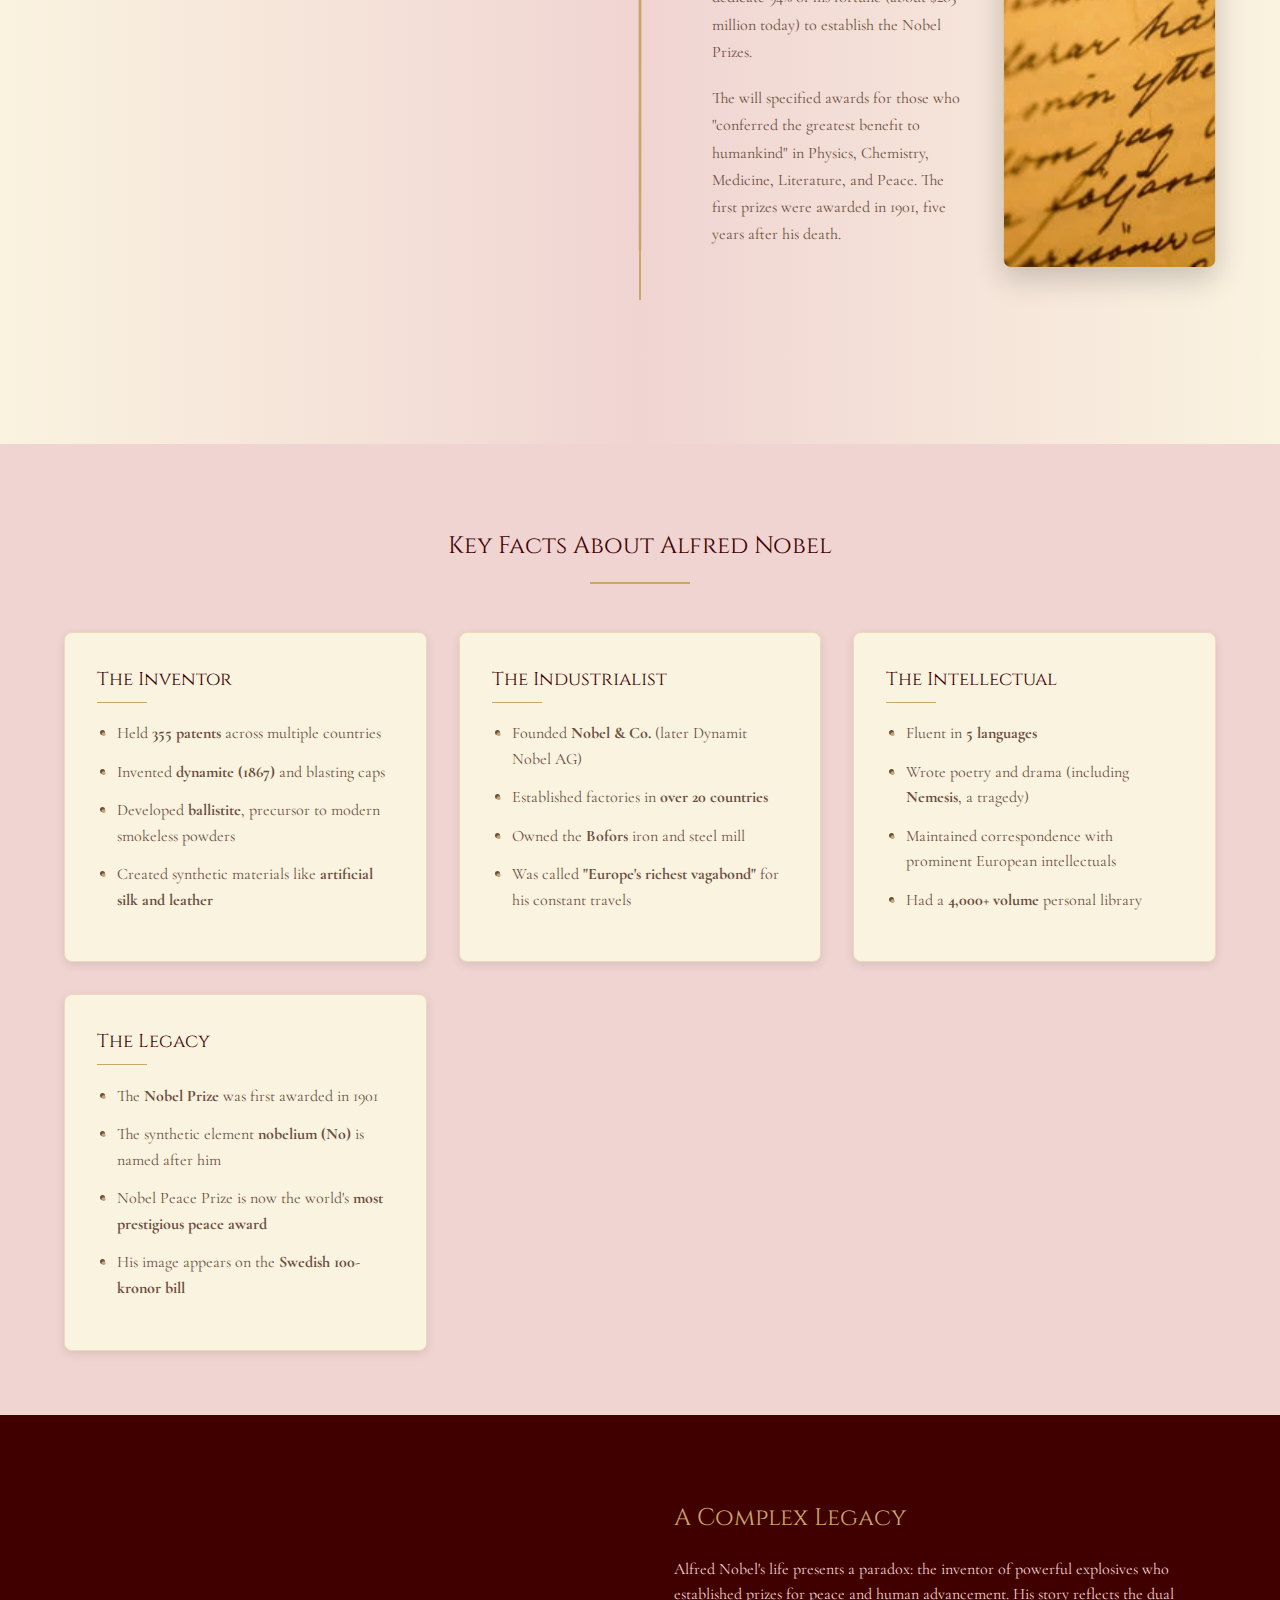
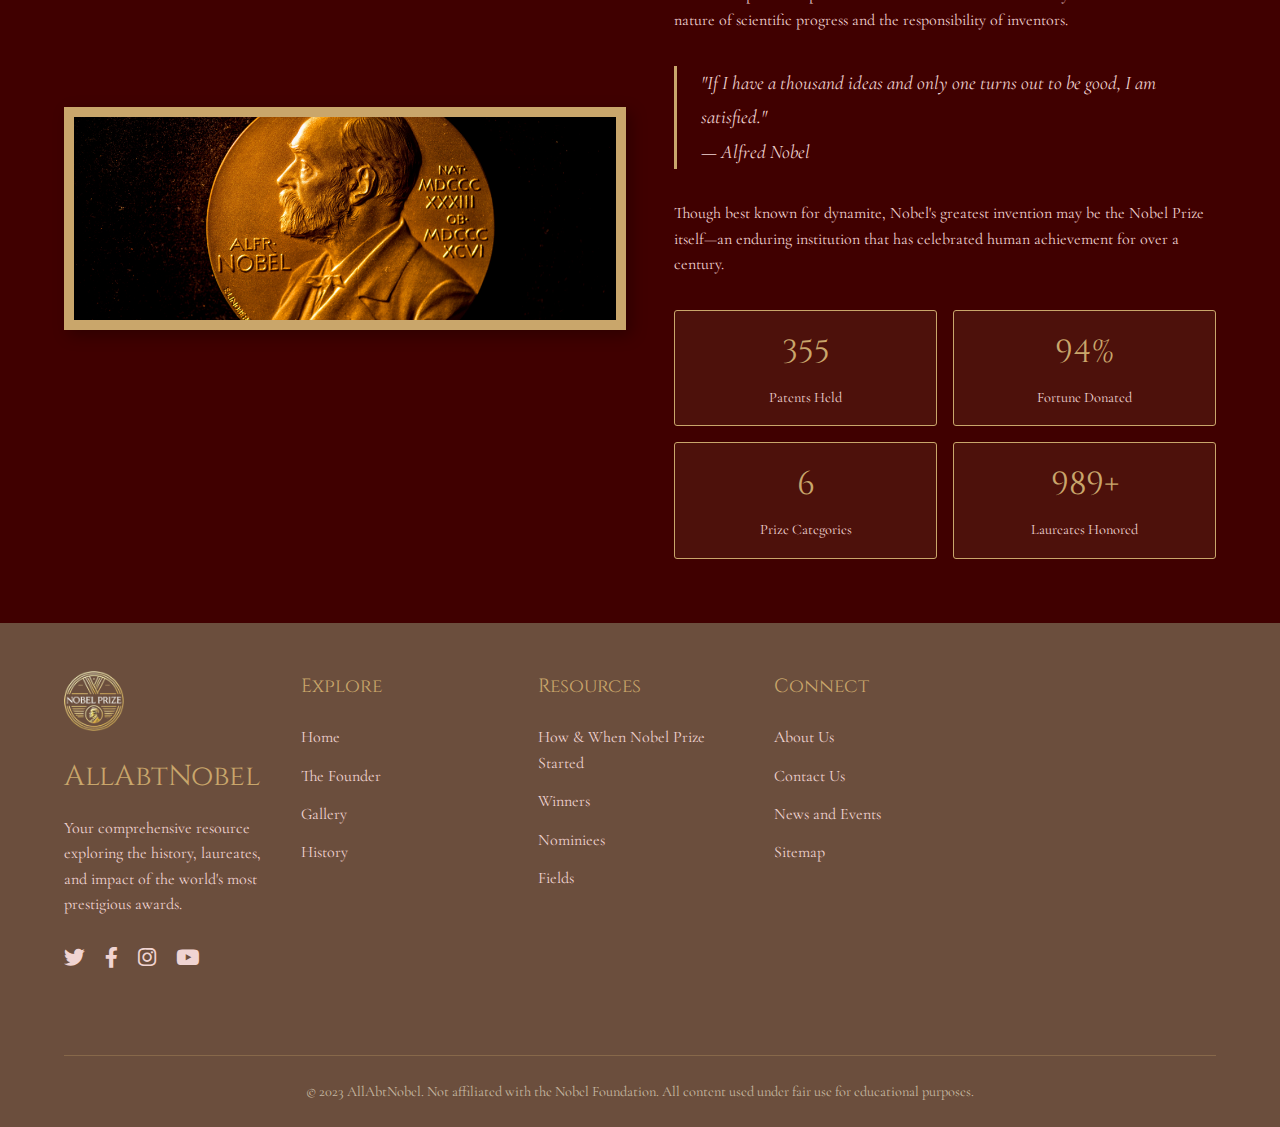
<file: alfred.html>
<!DOCTYPE html>
<html lang="en">
<head>
    <meta charset="UTF-8">
    <link rel="shortcut icon" type="icon" href="./images/nobelfavicon.jpg">
    <meta name="viewport" content="width=device-width, initial-scale=1.0">
    <link href="https://cdn.jsdelivr.net/npm/bootstrap@5.0.2/dist/css/bootstrap.min.css" rel="stylesheet" integrity="sha384-EVSTQN3/azprG1Anm3QDgpJLIm9Nao0Yz1ztcQTwFspd3yD65VohhpuuCOmLASjC" crossorigin="anonymous">
    <title>AllAbtNobel | Alfred Nobel</title>
    <link href="https://fonts.googleapis.com/css2?family=Cinzel:wght@400;700&family=Cormorant+Garamond:ital,wght@0,400;0,700;1,400&display=swap" rel="stylesheet">
    <link rel="stylesheet" href="https://cdnjs.cloudflare.com/ajax/libs/font-awesome/6.0.0-beta3/css/all.min.css">
    <link rel="stylesheet" href="./CSS/alfred.css">
</head>
<body>
    <header>
        <div class="header-container">
            <div class="logo"> 
                <a href="index.html"> 
                    <img src="./images/logo.png" id="logo"> 
                </a> 
                <p id="abn">AllAbtNobel</p> 
            </div>
            
            <div class="menu-toggle">
                <div class="hamburger"></div>
            </div>
            
            <nav>
                <ul>
                    <li><a href="index.html">Home</a></li>
                    <li><a href="gallery.html">Gallery</a></li>
                    <li class="dropdown">
                        <a href="winners.html">Laureates</a>
                        <ul class="dropdown-menu">
                            <li><a href="winners.html">Winners</a></li>
                            <li><a href="nominees.html">Nominees</a></li>
                        </ul>
                    </li>
                    <li><a href="history.html">History</a></li>
                    <li><a href="news and events.html">News & Events</a></li>
                    <li><a href="about.html">About Us</a></li>
                    <li><a href="contact.html">Contact Us</a></li>
                    <li class="login-btn"><a href="login.html">Login</a></li>
            </nav>
            <div class="overlay"></div>
        </div>
    </header>
    
    <!-- Hero Section -->
    <section class="hero">
        <div class="hero-content">
            <h1>Alfred Nobel</h1>
            <p>The visionary chemist, inventor, and philanthropist behind the world's most prestigious awards</p>
        </div>
    </section>
    
    <!--Timeline Section -->
<section class="timeline">
    <div class="timeline-container">
        <h2 class="timeline-title">The Life of Alfred Nobel</h2>
        
        <div class="timeline-path"></div>
        
        <div class="timeline-items">
            <!-- Timeline Item 1 -->
            <div class="timeline-item">
                <div class="timeline-marker">
                    <div class="marker-dot"></div>
                    <div class="marker-line"></div>
                </div>
                <div class="timeline-content-wrapper">
                    <div class="timeline-image">
                        <img src="./images/Alfred_Nobel_young.jpg" alt="Young Alfred Nobel">
                        <div class="image-overlay"></div>
                    </div>
                    <div class="timeline-content">
                        <span class="timeline-year">1833-1842</span>
                        <h3>Early Life in Stockholm</h3>
                        <div class="timeline-text">
                            <p>Born on October 21, 1833, in Stockholm, Sweden, Alfred was the third son of Immanuel Nobel, an engineer and inventor, and Andriette Nobel. His family struggled financially during his early childhood.</p>
                            <p>Young Alfred was often sickly but showed early intellectual promise. He developed a lifelong love for literature and poetry, eventually becoming fluent in five languages: Swedish, Russian, English, French, and German.</p>
                        </div>
                    </div>
                </div>
            </div>
            
            <!-- Timeline Item 2 -->
            <div class="timeline-item">
                <div class="timeline-marker">
                    <div class="marker-dot"></div>
                    <div class="marker-line"></div>
                </div>
                <div class="timeline-content-wrapper reverse">
                    <div class="timeline-image">
                        <img src="./images/nobels lab.jpg" alt="Nobel's Laboratory">
                        <div class="image-overlay"></div>
                    </div>
                    <div class="timeline-content">
                        <span class="timeline-year">1863-1867</span>
                        <h3>Invention of Dynamite</h3>
                        <div class="timeline-text">
                            <p>After years of experimentation with nitroglycerin (which killed his younger brother Emil in an 1864 explosion), Nobel invented dynamite in 1867 by combining nitroglycerin with diatomaceous earth.</p>
                            <p>This breakthrough created a stable explosive that revolutionized construction, mining, and demolition. Nobel established factories worldwide and amassed a tremendous fortune from his 355 patents.</p>
                        </div>
                    </div>
                </div>
            </div>
            
            <!-- Timeline Item 3 -->
            <div class="timeline-item">
                <div class="timeline-marker">
                    <div class="marker-dot"></div>
                    <div class="marker-line"></div>
                </div>
                <div class="timeline-content-wrapper">
                    <div class="timeline-image">
                        <img src="./images/paris.jpg" alt="Nobel in Paris">
                        <div class="image-overlay"></div>
                    </div>
                    <div class="timeline-content">
                        <span class="timeline-year">1873-1891</span>
                        <h3>International Businessman</h3>
                        <div class="timeline-text">
                            <p>Nobel lived and worked in multiple countries, maintaining laboratories in Sweden, Germany, France, Italy, and establishing companies in over 20 nations. He became one of Europe's wealthiest individuals.</p>
                            <p>Despite his success, Nobel remained a private individual who never married. He continued inventing, developing ballistite (a smokeless powder) and other synthetic materials while writing poetry and drama in his spare time.</p>
                        </div>
                    </div>
                </div>
            </div>
            
            <!-- Timeline Item 4 -->
            <div class="timeline-item">
                <div class="timeline-marker">
                    <div class="marker-dot"></div>
                    <div class="marker-line"></div>
                </div>
                <div class="timeline-content-wrapper reverse">
                    <div class="timeline-image">
                        <img src="./images/nobels will.webp" alt="Nobel's Will">
                        <div class="image-overlay"></div>
                    </div>
                    <div class="timeline-content">
                        <span class="timeline-year">1895</span>
                        <h3>The Nobel Prizes</h3>
                        <div class="timeline-text">
                            <p>Deeply affected by an 1888 obituary that mistakenly called him "the merchant of death," Nobel rewrote his will in 1895 to dedicate 94% of his fortune (about $265 million today) to establish the Nobel Prizes.</p>
                            <p>The will specified awards for those who "conferred the greatest benefit to humankind" in Physics, Chemistry, Medicine, Literature, and Peace. The first prizes were awarded in 1901, five years after his death.</p>
                        </div>
                    </div>
                </div>
            </div>
        </div>
    </div>
</section>
    
    <!-- Key Facts Section -->
    <section class="key-facts">
        <div class="key-facts-container">
            <h2>Key Facts About Alfred Nobel</h2>
            <div class="facts-grid">
                <div class="fact-card">
                    <h3>The Inventor</h3>
                    <ul>
                        <li>Held <strong>355 patents</strong> across multiple countries</li>
                        <li>Invented <strong>dynamite (1867)</strong> and blasting caps</li>
                        <li>Developed <strong>ballistite</strong>, precursor to modern smokeless powders</li>
                        <li>Created synthetic materials like <strong>artificial silk and leather</strong></li>
                    </ul>
                </div>
                
                <div class="fact-card">
                    <h3>The Industrialist</h3>
                    <ul>
                        <li>Founded <strong>Nobel & Co.</strong> (later Dynamit Nobel AG)</li>
                        <li>Established factories in <strong>over 20 countries</strong></li>
                        <li>Owned the <strong>Bofors</strong> iron and steel mill</li>
                        <li>Was called <strong>"Europe's richest vagabond"</strong> for his constant travels</li>
                    </ul>
                </div>
                
                <div class="fact-card">
                    <h3>The Intellectual</h3>
                    <ul>
                        <li>Fluent in <strong>5 languages</strong></li>
                        <li>Wrote poetry and drama (including <strong>Nemesis</strong>, a tragedy)</li>
                        <li>Maintained correspondence with prominent European intellectuals</li>
                        <li>Had a <strong>4,000+ volume</strong> personal library</li>
                    </ul>
                </div>
                
                <div class="fact-card">
                    <h3>The Legacy</h3>
                    <ul>
                        <li>The <strong>Nobel Prize</strong> was first awarded in 1901</li>
                        <li>The synthetic element <strong>nobelium (No)</strong> is named after him</li>
                        <li>Nobel Peace Prize is now the world's <strong>most prestigious peace award</strong></li>
                        <li>His image appears on the <strong>Swedish 100-kronor bill</strong></li>
                    </ul>
                </div>
            </div>
        </div>
    </section>
    
    <!-- Legacy Section -->
    <section class="legacy">
        <div class="legacy-container">
            <div class="legacy-image">
                <img src="./images/nobel prize medal.webp" alt="Nobel Prize Medal">
            </div>
            <div class="legacy-content">
                <h2>A Complex Legacy</h2>
                <p>Alfred Nobel's life presents a paradox: the inventor of powerful explosives who established prizes for peace and human advancement. His story reflects the dual nature of scientific progress and the responsibility of inventors.</p>
                
                <div class="legacy-quote">
                    "If I have a thousand ideas and only one turns out to be good, I am satisfied."<br>
                    — Alfred Nobel
                </div>
                
                <p>Though best known for dynamite, Nobel's greatest invention may be the Nobel Prize itself—an enduring institution that has celebrated human achievement for over a century.</p>
                
                <div class="legacy-stats">
                    <div class="stat-item">
                        <div class="stat-number">355</div>
                        <div class="stat-label">Patents Held</div>
                    </div>
                    <div class="stat-item">
                        <div class="stat-number">94%</div>
                        <div class="stat-label">Fortune Donated</div>
                    </div>
                    <div class="stat-item">
                        <div class="stat-number">6</div>
                        <div class="stat-label">Prize Categories</div>
                    </div>
                    <div class="stat-item">
                        <div class="stat-number">989+</div>
                        <div class="stat-label">Laureates Honored</div>
                    </div>
                </div>
            </div>
        </div>
    </section>
    
    <!-- Footer -->
    <footer>
        <div class="footer-container">
            <div class="footer-about">
                <div class="footer-logo">
                    <img src="./images/logo.png" alt="AllAbtNobel Logo">
                    <span>AllAbtNobel</span>
                </div>
                <p>Your comprehensive resource exploring the history, laureates, and impact of the world's most prestigious awards.</p>
                <div class="social-links">
                    <a target="_blank" href="https://twitter.com/login"><i class="fab fa-twitter"></i></a>
                    <a target="_blank" href="https://www.facebook.com/login"><i class="fab fa-facebook-f"></i></a>
                    <a target="_blank" href="https://www.instagram.com/accounts/login/"><i class="fab fa-instagram"></i></a>
                    <a target="_blank" href="https://www.youtube.com/"><i class="fab fa-youtube"></i></a>
                </div>
            </div>
            <div class="footer-links">
                <h3>Explore</h3>
                <ul>
                    <li><a href="index.html">Home</a></li>
                    <li><a href="alfred.html">The Founder</a></li>
                    <li><a href="gallery.html">Gallery</a></li>
                    <li><a href="history.html">History</a></li>
                </ul>
            </div>
            <div class="footer-links">
                <h3>Resources</h3>
                <ul>
                    <li><a href="nps1.html">How & When Nobel Prize Started</a></li>
                    <li><a href="Winners.html">Winners</a></li>
                    <li><a href="nominees.html">Nominiees</a></li>
                    <li><a href="fields.html">Fields</a></li>
                </ul>
            </div>
            <div class="footer-links">
                <h3>Connect</h3>
                <ul>
                    <li><a href="about.html">About Us</a></li>
                    <li><a href="contact.html">Contact Us</a></li>
                    <li><a href="news and events.html">News and Events</a></li>
                    <li><a href="Sitemap.html">Sitemap</a></li>
                </ul>
            </div>
            <div class="copyright">
                © 2023 AllAbtNobel. Not affiliated with the Nobel Foundation. All content used under fair use for educational purposes.
            </div>
        </div>
        <script src="https://cdn.jsdelivr.net/npm/bootstrap@5.0.2/dist/js/bootstrap.bundle.min.js" integrity="sha384-MrcW6ZMFYlzcLA8Nl+NtUVF0sA7MsXsP1UyJoMp4YLEuNSfAP+JcXn/tWtIaxVXM" crossorigin="anonymous"></script>
    </footer>

    <script>
        // Mobile menu functionality
        const menuToggle = document.querySelector('.menu-toggle');
        const nav = document.querySelector('nav');
        const overlay = document.querySelector('.overlay');
        
        menuToggle.addEventListener('click', () => {
            menuToggle.classList.toggle('active');
            nav.classList.toggle('active');
            overlay.classList.toggle('active');
            
            // Toggle body scroll when menu is open
            if (nav.classList.contains('active')) {
                document.body.style.overflow = 'hidden';
            } else {
                document.body.style.overflow = '';
            }
        });
        
        overlay.addEventListener('click', () => {
            menuToggle.classList.remove('active');
            nav.classList.remove('active');
            overlay.classList.remove('active');
            document.body.style.overflow = '';
        });
        
        // Close menu when clicking on a link
        const navLinks = document.querySelectorAll('nav ul li a');
        navLinks.forEach(link => {
            link.addEventListener('click', () => {
                menuToggle.classList.remove('active');
                nav.classList.remove('active');
                overlay.classList.remove('active');
                document.body.style.overflow = '';
            });
        });

        // Smooth scrolling only for # links in header/main
        document.querySelectorAll('header a[href^="#"], main a[href^="#"]').forEach(anchor => {
            anchor.addEventListener('click', function(e) {
                e.preventDefault();
                const targetId = this.getAttribute('href');
                if (targetId === '#') return;
                
                const targetElement = document.querySelector(targetId);
                if (targetElement) {
                    window.scrollTo({
                        top: targetElement.offsetTop - 100,
                        behavior: 'smooth'
                    });
                }
            });
        });
    </script>
</body>
</html>
</file>
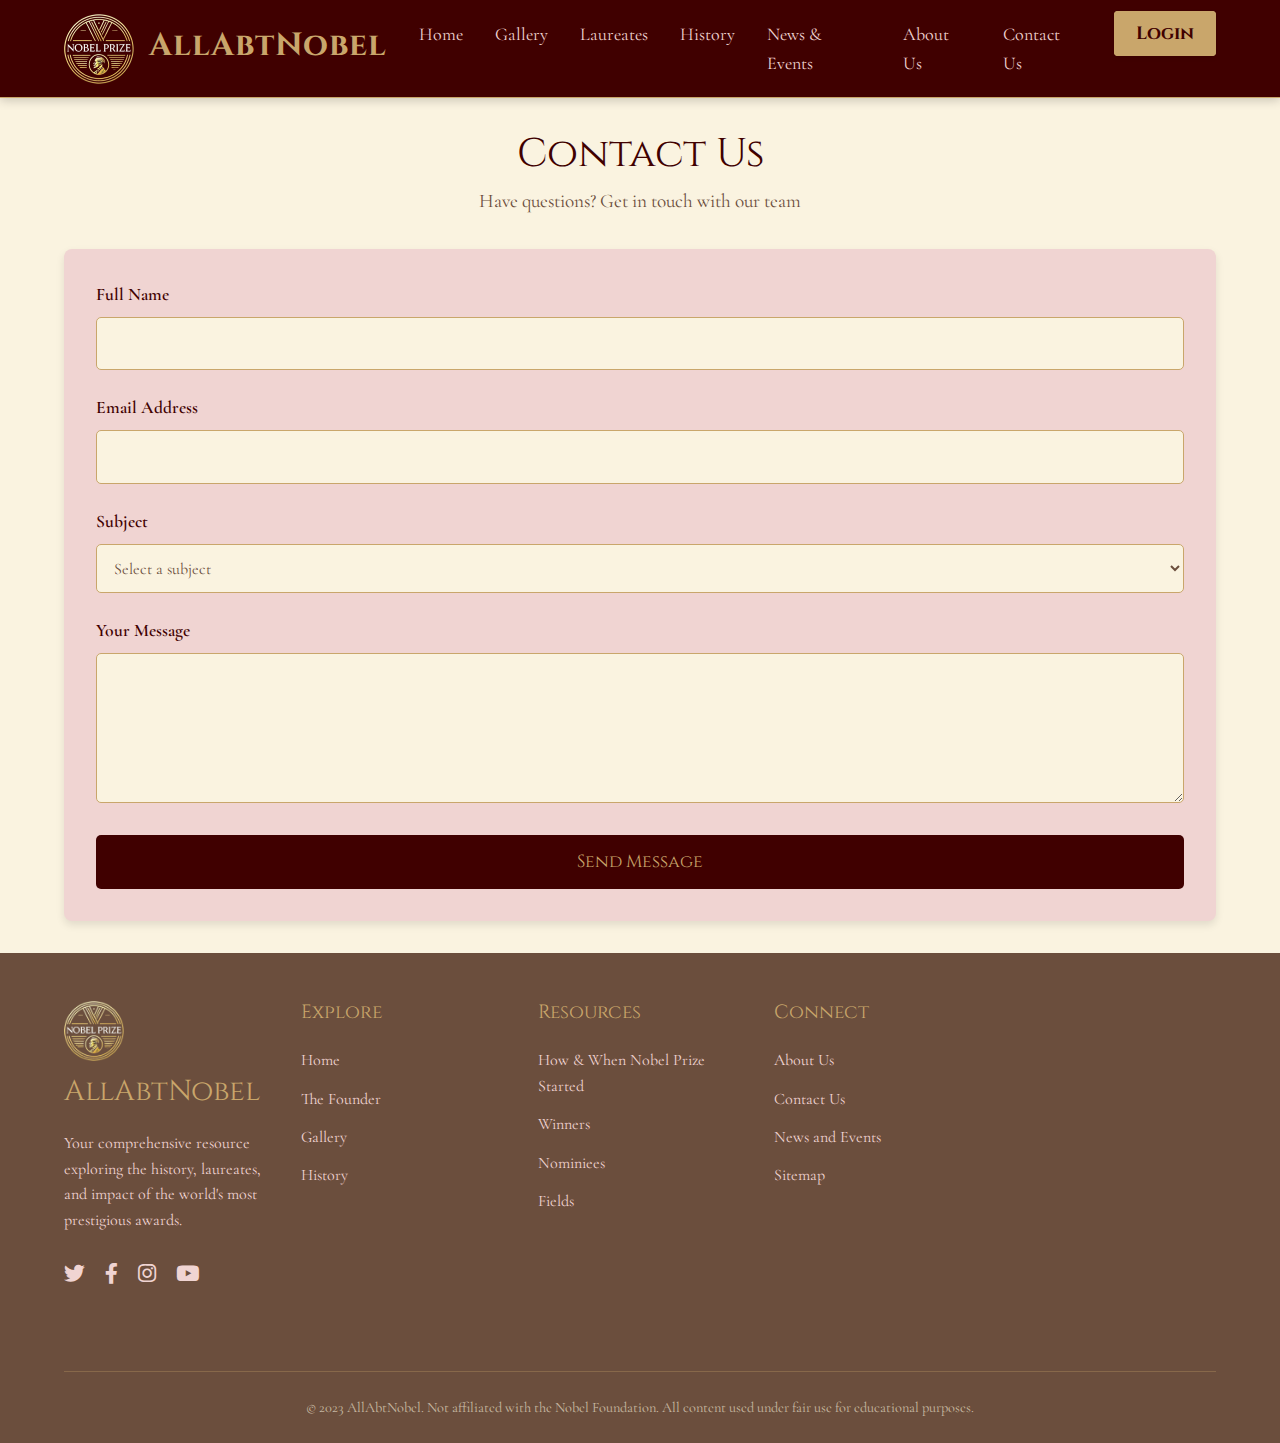
<file: contact.html>
<!DOCTYPE html>
<html lang="en">
<head>
    <meta charset="UTF-8">
    <link rel="shortcut icon" type="icon" href="./images/nobelfavicon.jpg">
    <meta name="viewport" content="width=device-width, initial-scale=1.0">
    <title>Contact Us | AllAbtNobel</title>
    <link href="https://cdn.jsdelivr.net/npm/bootstrap@5.0.2/dist/css/bootstrap.min.css" rel="stylesheet">
    <link href="https://fonts.googleapis.com/css2?family=Cinzel:wght@400;700&family=Cormorant+Garamond:ital,wght@0,400;0,700;1,400&display=swap" rel="stylesheet">
    <link rel="stylesheet" href="https://cdnjs.cloudflare.com/ajax/libs/font-awesome/6.0.0-beta3/css/all.min.css">
    <link rel="stylesheet" href="./CSS/contact.css">
</head>
<body>
    <header>
        <div class="header-container">
            <div class="logo"> 
                <a href="index.html"> 
                    <img src="./images/logo.png" id="logo"> 
                </a> 
                <p id="abn">AllAbtNobel</p> 
            </div>
            
            <div class="menu-toggle">
                <div class="hamburger"></div>
            </div>
            
            <nav>
                <ul>
                    <li><a href="index.html">Home</a></li>
                    <li><a href="gallery.html">Gallery</a></li>
                    <li class="dropdown">
                        <a href="winners.html">Laureates</a>
                        <ul class="dropdown-menu">
                            <li><a href="winners.html">Winners</a></li>
                            <li><a href="nominees.html">Nominees</a></li>
                        </ul>
                    </li>
                    <li><a href="history.html">History</a></li>
                    <li><a href="news and events.html">News & Events</a></li>
                    <li><a href="about.html">About Us</a></li>
                    <li><a href="contact.html">Contact Us</a></li>
                    <li class="login-btn"><a href="login.html">Login</a></li>
            </nav>
            <div class="overlay"></div>
        </div>
    </header>
    
    <div class="contact-container">
        <div class="page-title">
            <h1>Contact Us</h1>
            <p>Have questions? Get in touch with our team</p>
        </div>
        
        <section class="contact-section">
            <div class="success-message">
                <p>Thank you for your message! We'll get back to you soon.</p>
            </div>
            
            <form id="contactForm" class="contact-form">
                <div class="form-group">
                    <label for="name">Full Name</label>
                    <input type="text" id="name" name="name" required>
                    <div class="error-message">Please enter your full name</div>
                </div>
                
                <div class="form-group">
                    <label for="email">Email Address</label>
                    <input type="email" id="email" name="email" required>
                    <div class="error-message">Please enter a valid email address</div>
                </div>
                
                <div class="form-group">
                    <label for="subject">Subject</label>
                    <select id="subject" name="subject" required>
                        <option value="" disabled selected>Select a subject</option>
                        <option value="general">General Inquiry</option>
                        <option value="feedback">Website Feedback</option>
                        <option value="partnership">Partnership Opportunity</option>
                        <option value="press">Press Inquiry</option>
                        <option value="other">Other</option>
                    </select>
                    <div class="error-message">Please select a subject</div>
                </div>
                
                <div class="form-group">
                    <label for="message">Your Message</label>
                    <textarea id="message" name="message" required></textarea>
                    <div class="error-message">Please enter your message</div>
                </div>
                
                <button type="submit">Send Message</button>
            </form>
        </section>
    </div>
    
    <footer>
        <div class="footer-container">
            <div class="footer-about">
                <div class="footer-logo">
                    <img src="./images/logo.png" alt="AllAbtNobel Logo">
                    <span>AllAbtNobel</span>
                </div>
                <p>Your comprehensive resource exploring the history, laureates, and impact of the world's most prestigious awards.</p>
                <div class="social-links">
                    <a target="_blank" href="https://twitter.com/login"><i class="fab fa-twitter"></i></a>
                    <a target="_blank" href="https://www.facebook.com/login"><i class="fab fa-facebook-f"></i></a>
                    <a target="_blank" href="https://www.instagram.com/accounts/login/"><i class="fab fa-instagram"></i></a>
                    <a target="_blank" href="https://www.youtube.com/"><i class="fab fa-youtube"></i></a>
                </div>
            </div>
            <div class="footer-links">
                <h3>Explore</h3>
                <ul>
                    <li><a href="index.html">Home</a></li>
                    <li><a href="alfred.html">The Founder</a></li>
                    <li><a href="gallery.html">Gallery</a></li>
                    <li><a href="history.html">History</a></li>
                </ul>
            </div>
            <div class="footer-links">
                <h3>Resources</h3>
                <ul>
                    <li><a href="nps1.html">How & When Nobel Prize Started</a></li>
                    <li><a href="Winners.html">Winners</a></li>
                    <li><a href="nominees.html">Nominiees</a></li>
                    <li><a href="fields.html">Fields</a></li>
                </ul>
            </div>
            <div class="footer-links">
                <h3>Connect</h3>
                <ul>
                    <li><a href="about.html">About Us</a></li>
                    <li><a href="contact.html">Contact Us</a></li>
                    <li><a href="news and events.html">News and Events</a></li>
                    <li><a href="Sitemap.html">Sitemap</a></li>
                </ul>
            </div>
            <div class="copyright">
                © 2023 AllAbtNobel. Not affiliated with the Nobel Foundation. All content used under fair use for educational purposes.
            </div>
        </div>
        <script src="https://cdn.jsdelivr.net/npm/bootstrap@5.0.2/dist/js/bootstrap.bundle.min.js" integrity="sha384-MrcW6ZMFYlzcLA8Nl+NtUVF0sA7MsXsP1UyJoMp4YLEuNSfAP+JcXn/tWtIaxVXM" crossorigin="anonymous"></script>
    </footer>

    <script>
        // Mobile menu functionality
        const menuToggle = document.querySelector('.menu-toggle');
        const nav = document.querySelector('nav');
        const overlay = document.querySelector('.overlay');
        
        menuToggle.addEventListener('click', () => {
            menuToggle.classList.toggle('active');
            nav.classList.toggle('active');
            overlay.classList.toggle('active');
            
            if (nav.classList.contains('active')) {
                document.body.style.overflow = 'hidden';
            } else {
                document.body.style.overflow = '';
            }
        });
        
        overlay.addEventListener('click', () => {
            menuToggle.classList.remove('active');
            nav.classList.remove('active');
            overlay.classList.remove('active');
            document.body.style.overflow = '';
        });
        
        const navLinks = document.querySelectorAll('nav ul li a');
        navLinks.forEach(link => {
            link.addEventListener('click', () => {
                menuToggle.classList.remove('active');
                nav.classList.remove('active');
                overlay.classList.remove('active');
                document.body.style.overflow = '';
            });
        });

        // Contact Form Validation
        const contactForm = document.getElementById('contactForm');
        const successMessage = document.querySelector('.success-message');
        
        contactForm.addEventListener('submit', function(e) {
            e.preventDefault();
            let isValid = true;
            
            // Reset all errors
            document.querySelectorAll('.form-group').forEach(group => {
                group.classList.remove('error');
            });
            
            // Validate name
            const nameInput = document.getElementById('name');
            if (!nameInput.value.trim()) {
                nameInput.parentElement.classList.add('error');
                isValid = false;
            }
            
            // Validate email
            const emailInput = document.getElementById('email');
            const emailRegex = /^[^\s@]+@[^\s@]+\.[^\s@]+$/;
            if (!emailRegex.test(emailInput.value.trim())) {
                emailInput.parentElement.classList.add('error');
                isValid = false;
            }
            
            // Validate subject
            const subjectInput = document.getElementById('subject');
            if (!subjectInput.value) {
                subjectInput.parentElement.classList.add('error');
                isValid = false;
            }
            
            // Validate message
            const messageInput = document.getElementById('message');
            if (!messageInput.value.trim()) {
                messageInput.parentElement.classList.add('error');
                isValid = false;
            }
            
            if (isValid) {
                // Here you would normally send the form data to a server
                // For demonstration, we'll just show the success message
                contactForm.reset();
                successMessage.style.display = 'block';
                
                // Scroll to success message
                successMessage.scrollIntoView({ behavior: 'smooth' });
                
                // Hide success message after 5 seconds
                setTimeout(() => {
                    successMessage.style.display = 'none';
                }, 5000);
            } else {
                // Scroll to first error
                const firstError = document.querySelector('.error');
                if (firstError) {
                    firstError.scrollIntoView({ behavior: 'smooth', block: 'center' });
                }
            }
        });
        
        // Real-time validation for inputs
        document.querySelectorAll('#contactForm input, #contactForm textarea, #contactForm select').forEach(input => {
            input.addEventListener('input', function() {
                if (this.value.trim()) {
                    this.parentElement.classList.remove('error');
                }
            });
        });
    </script>
</body>
</html>
</file>
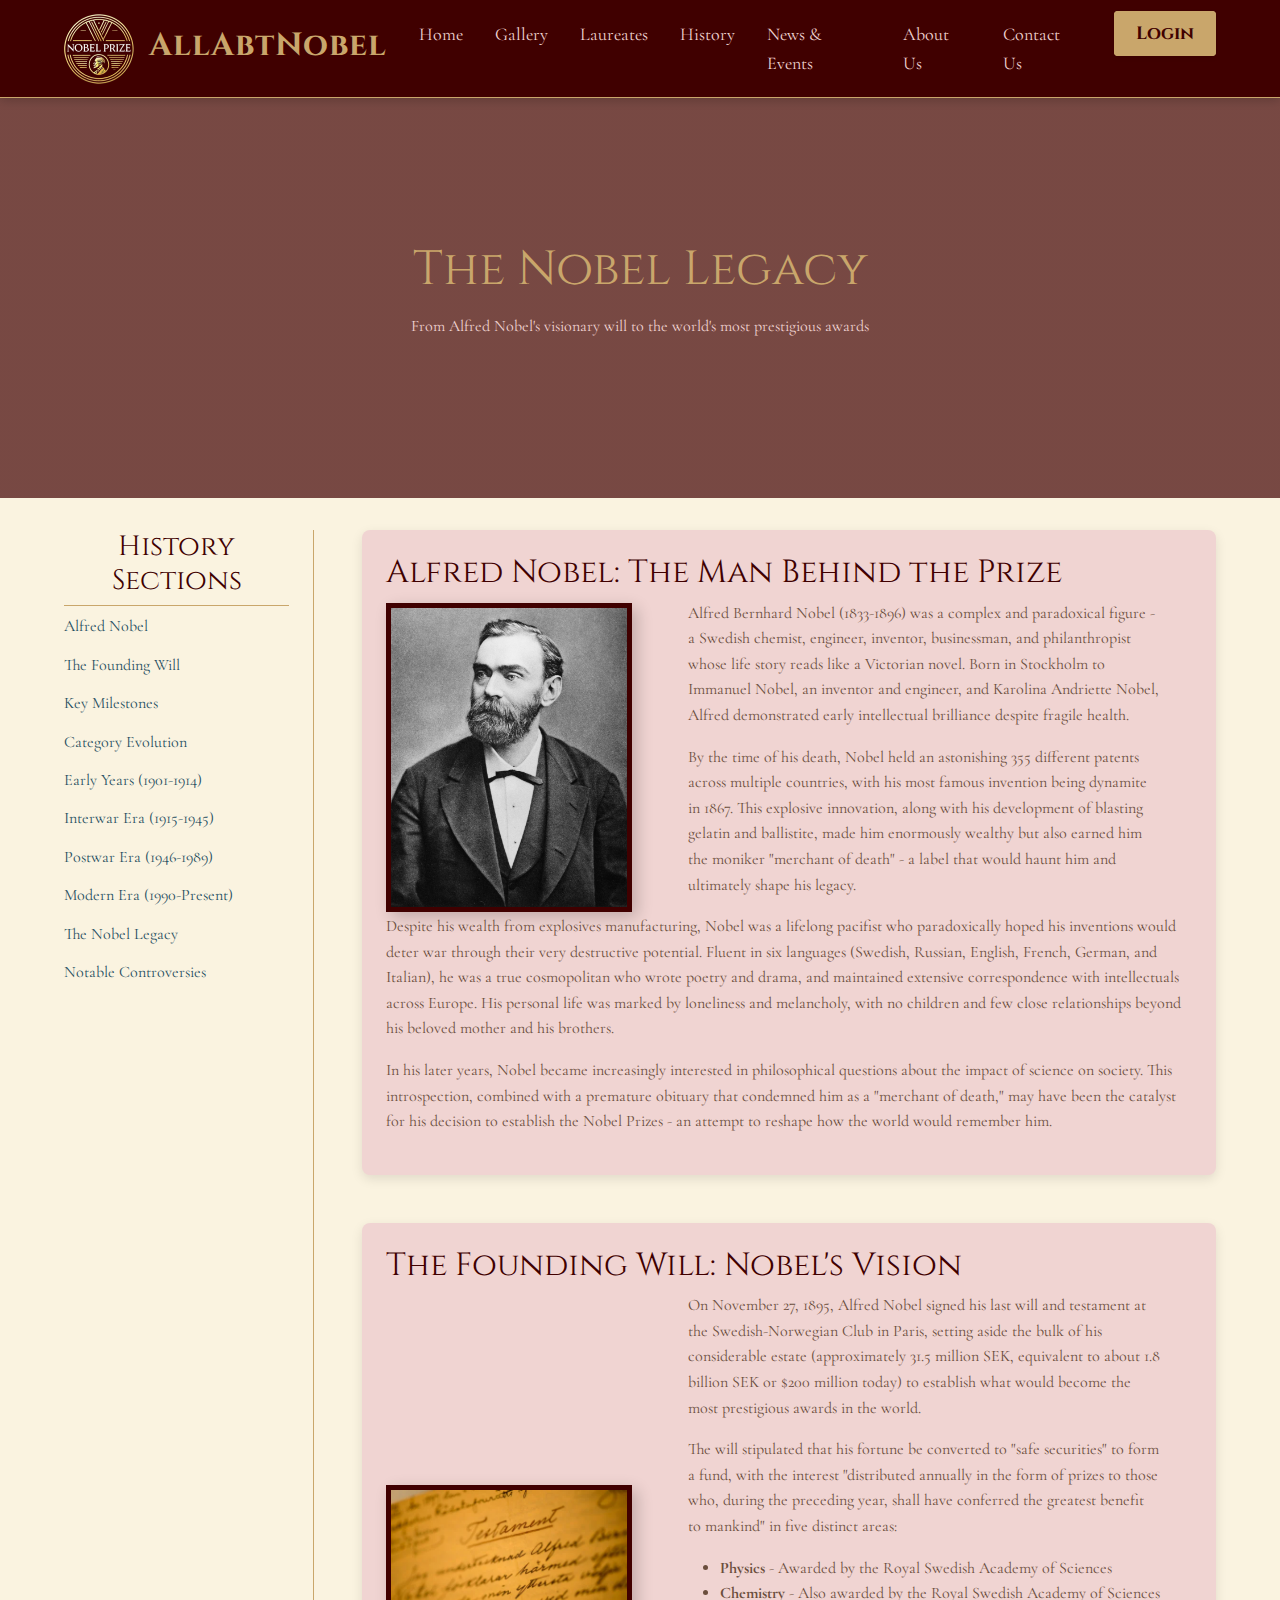
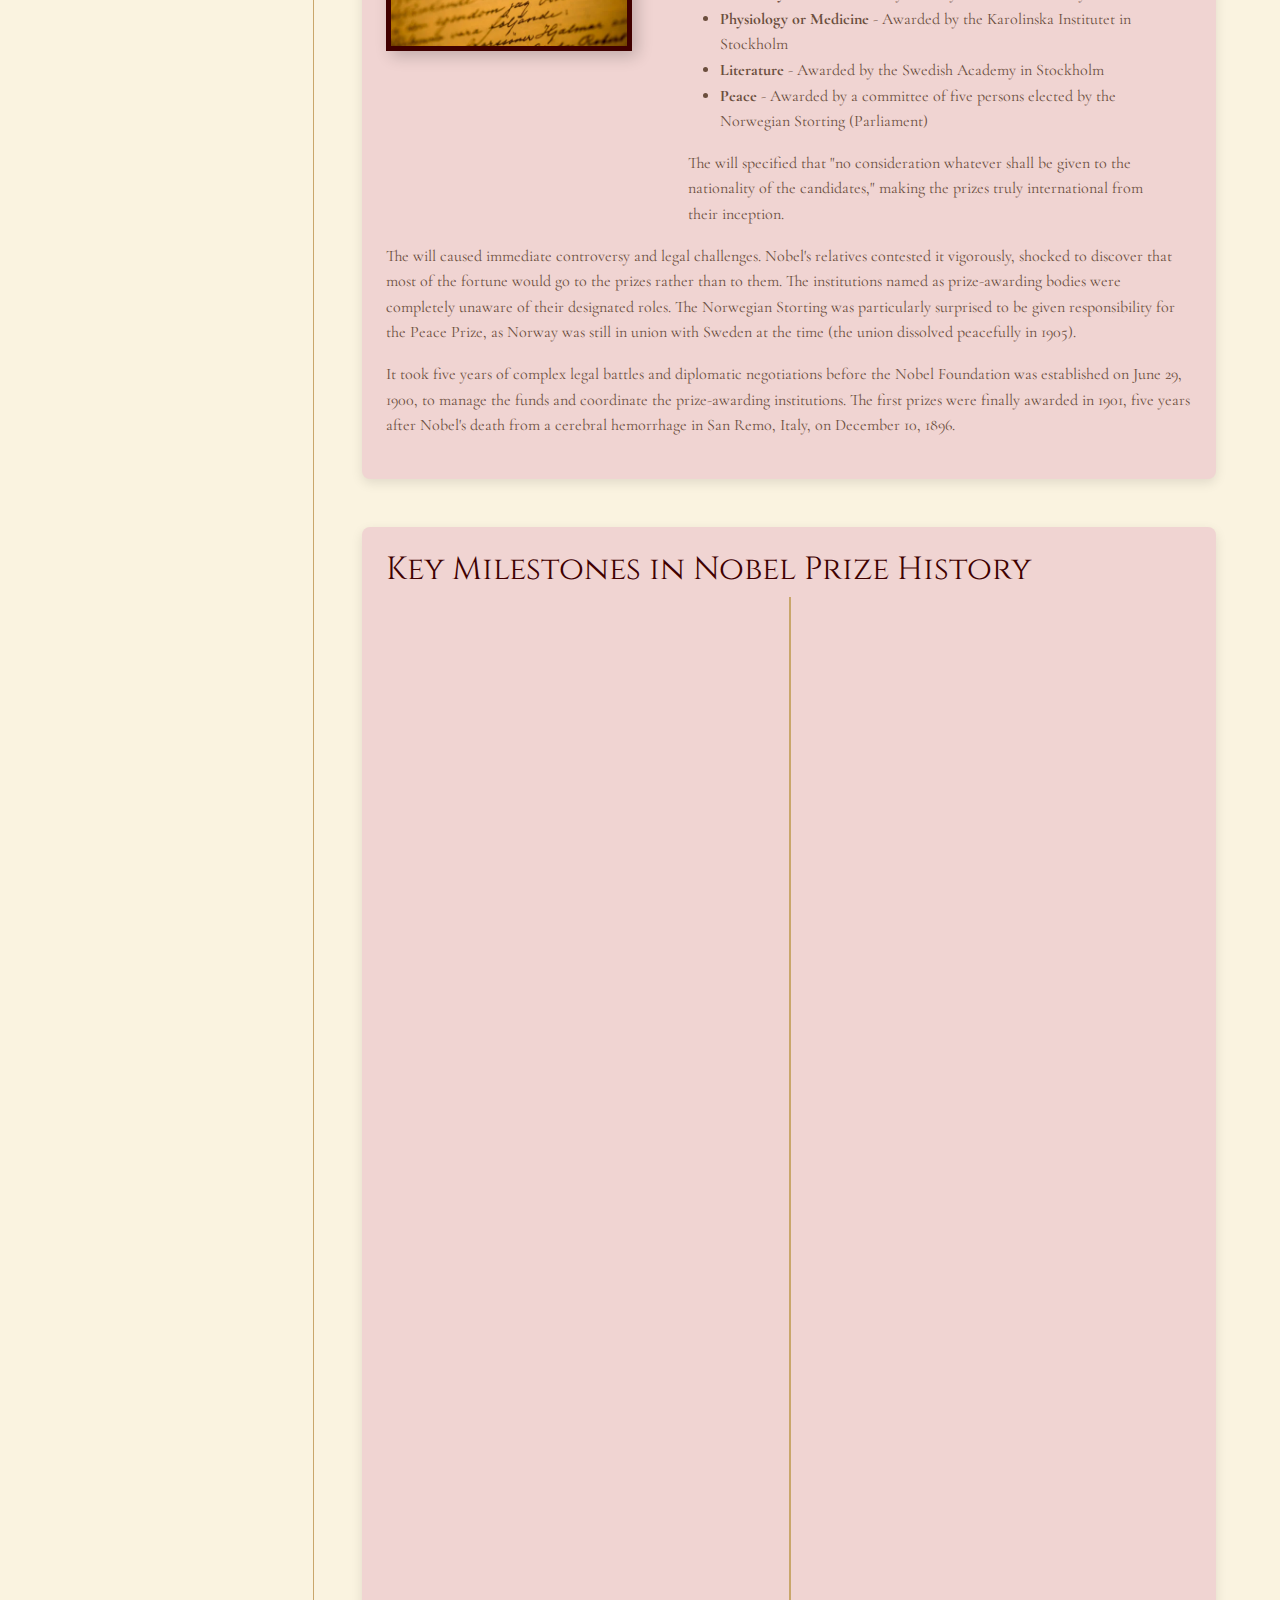
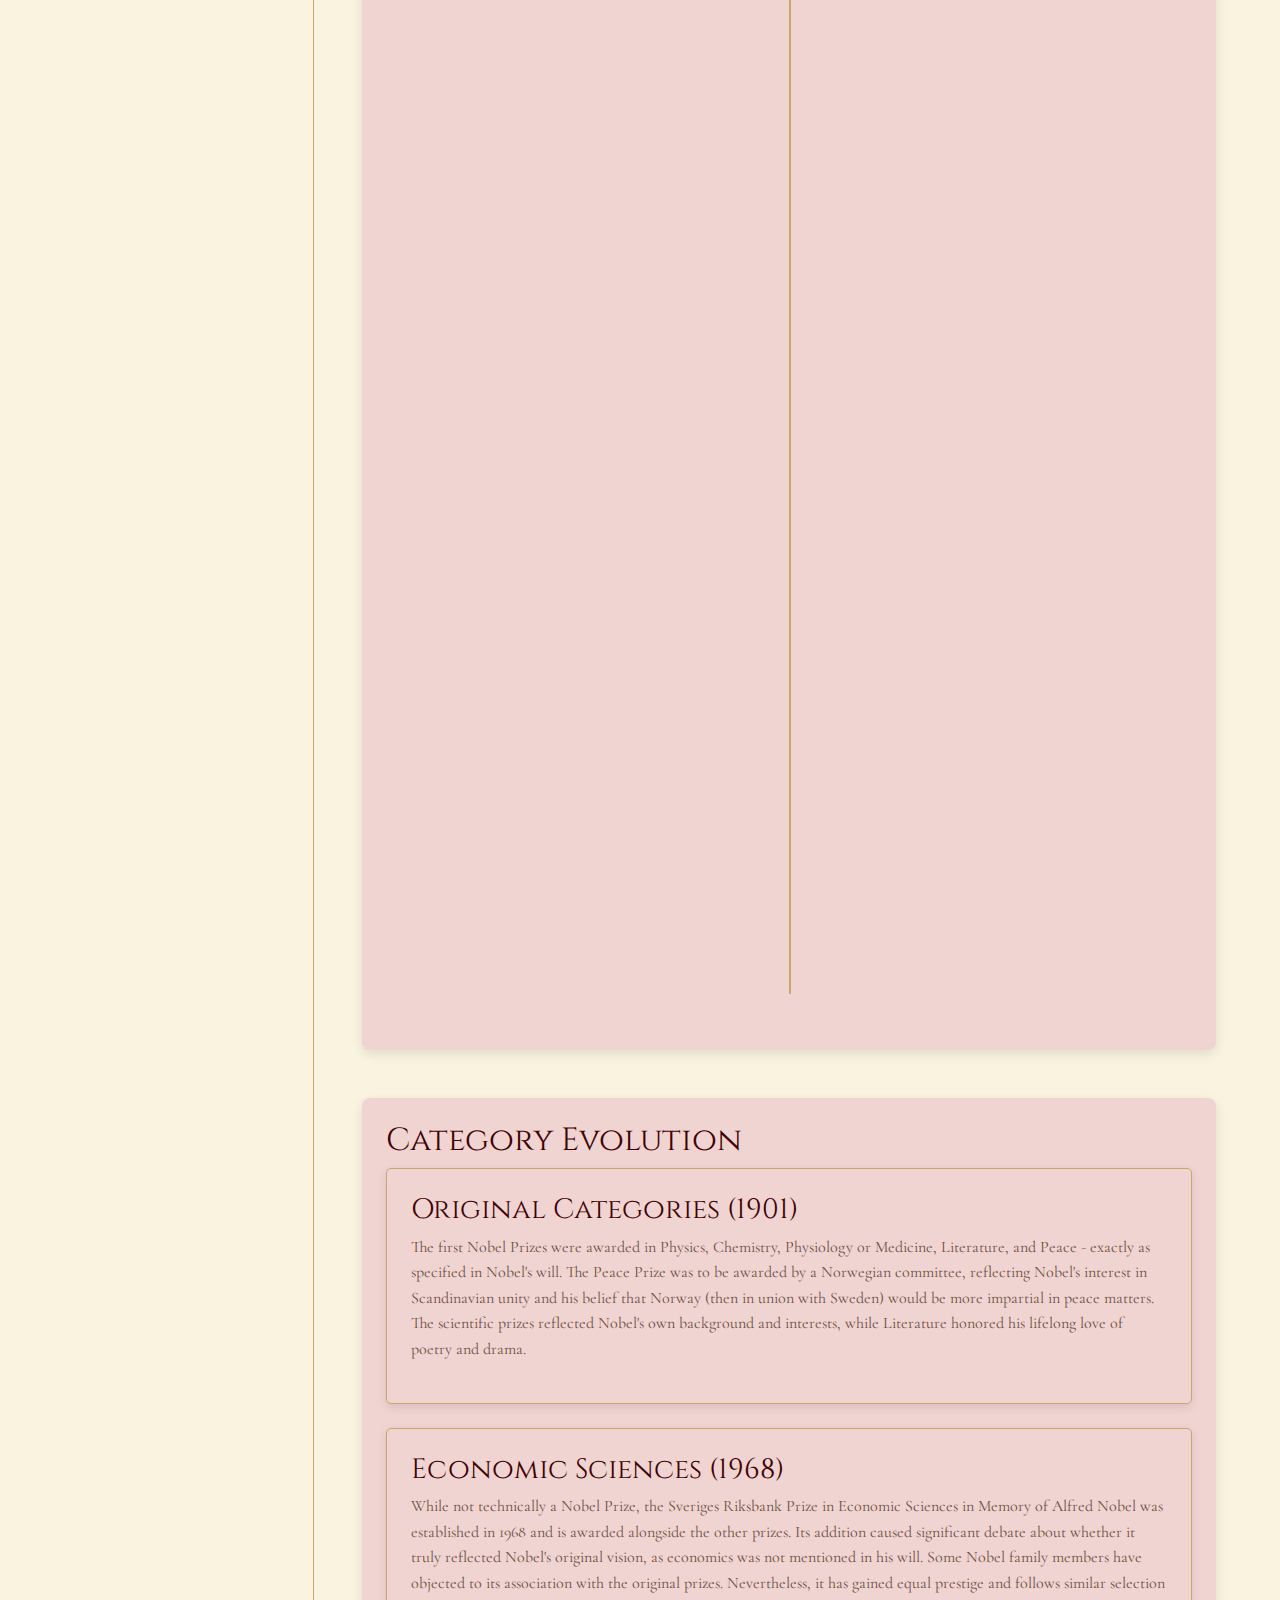
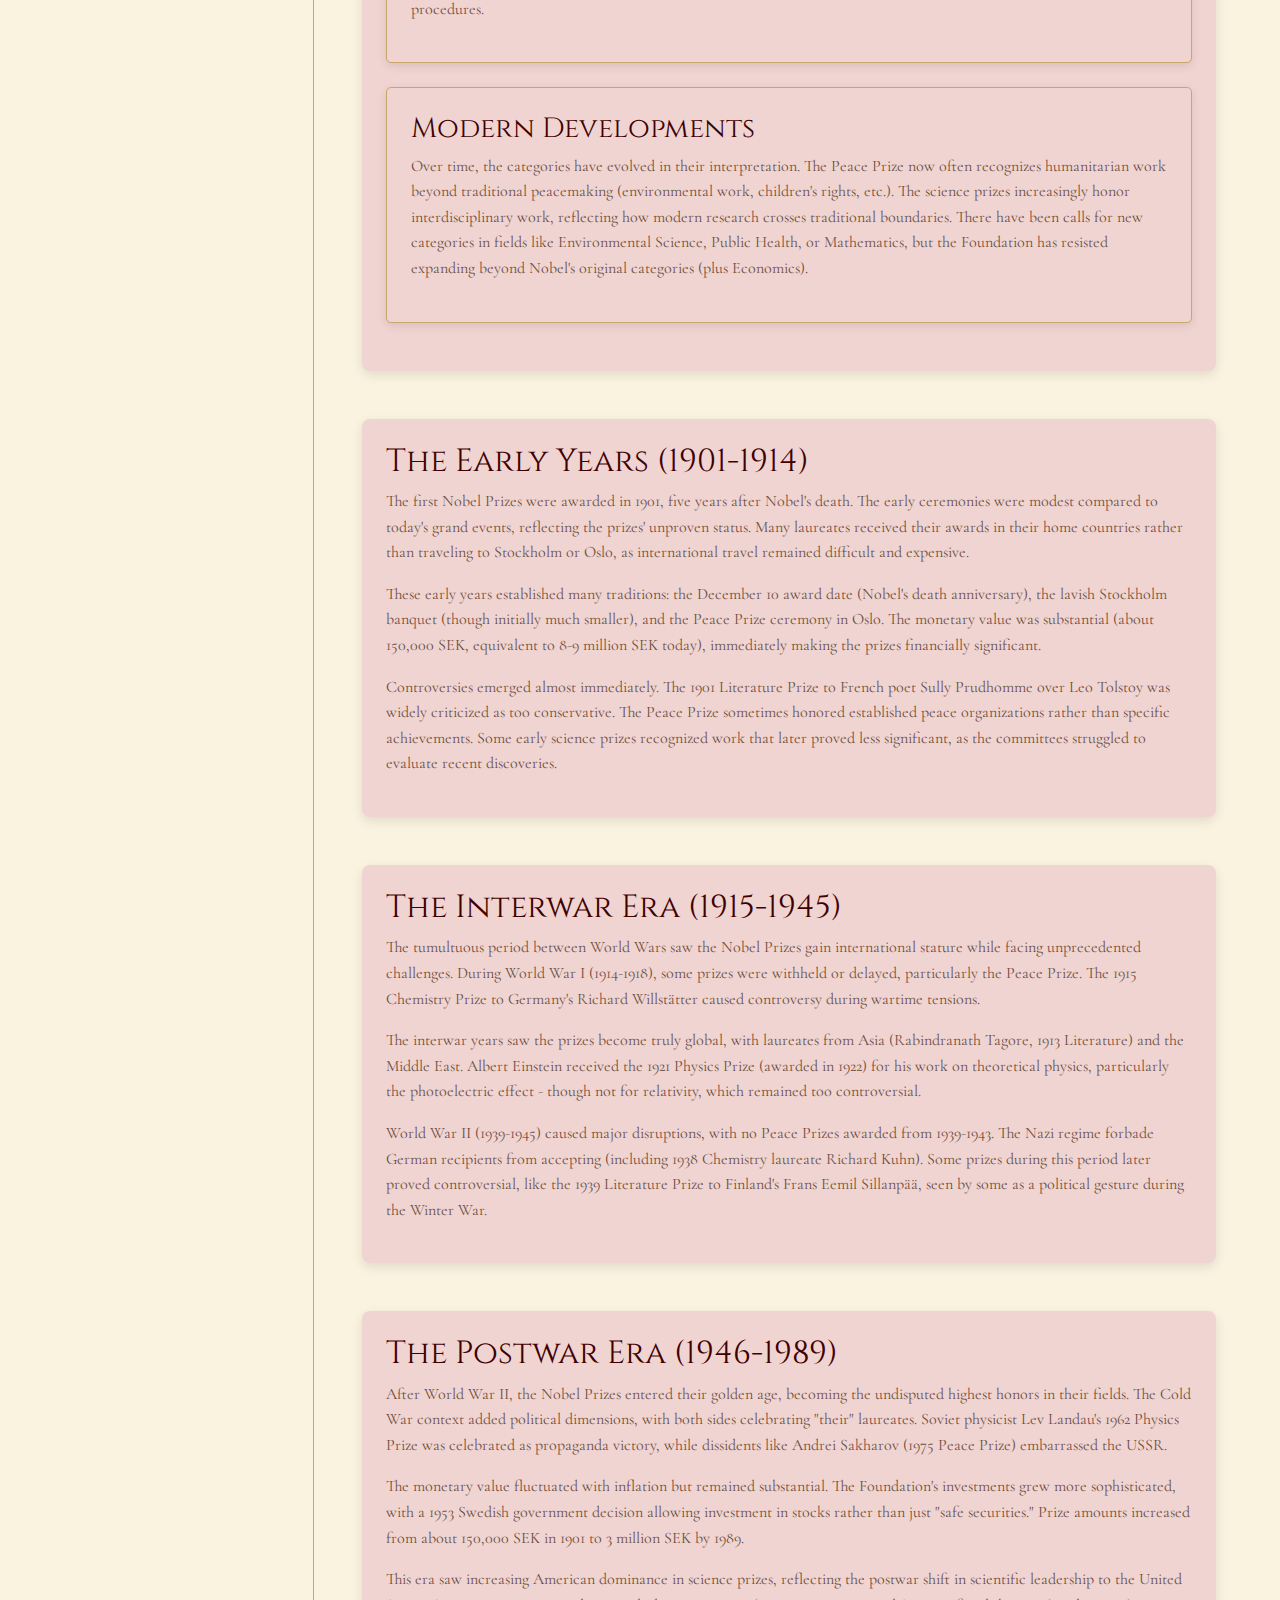
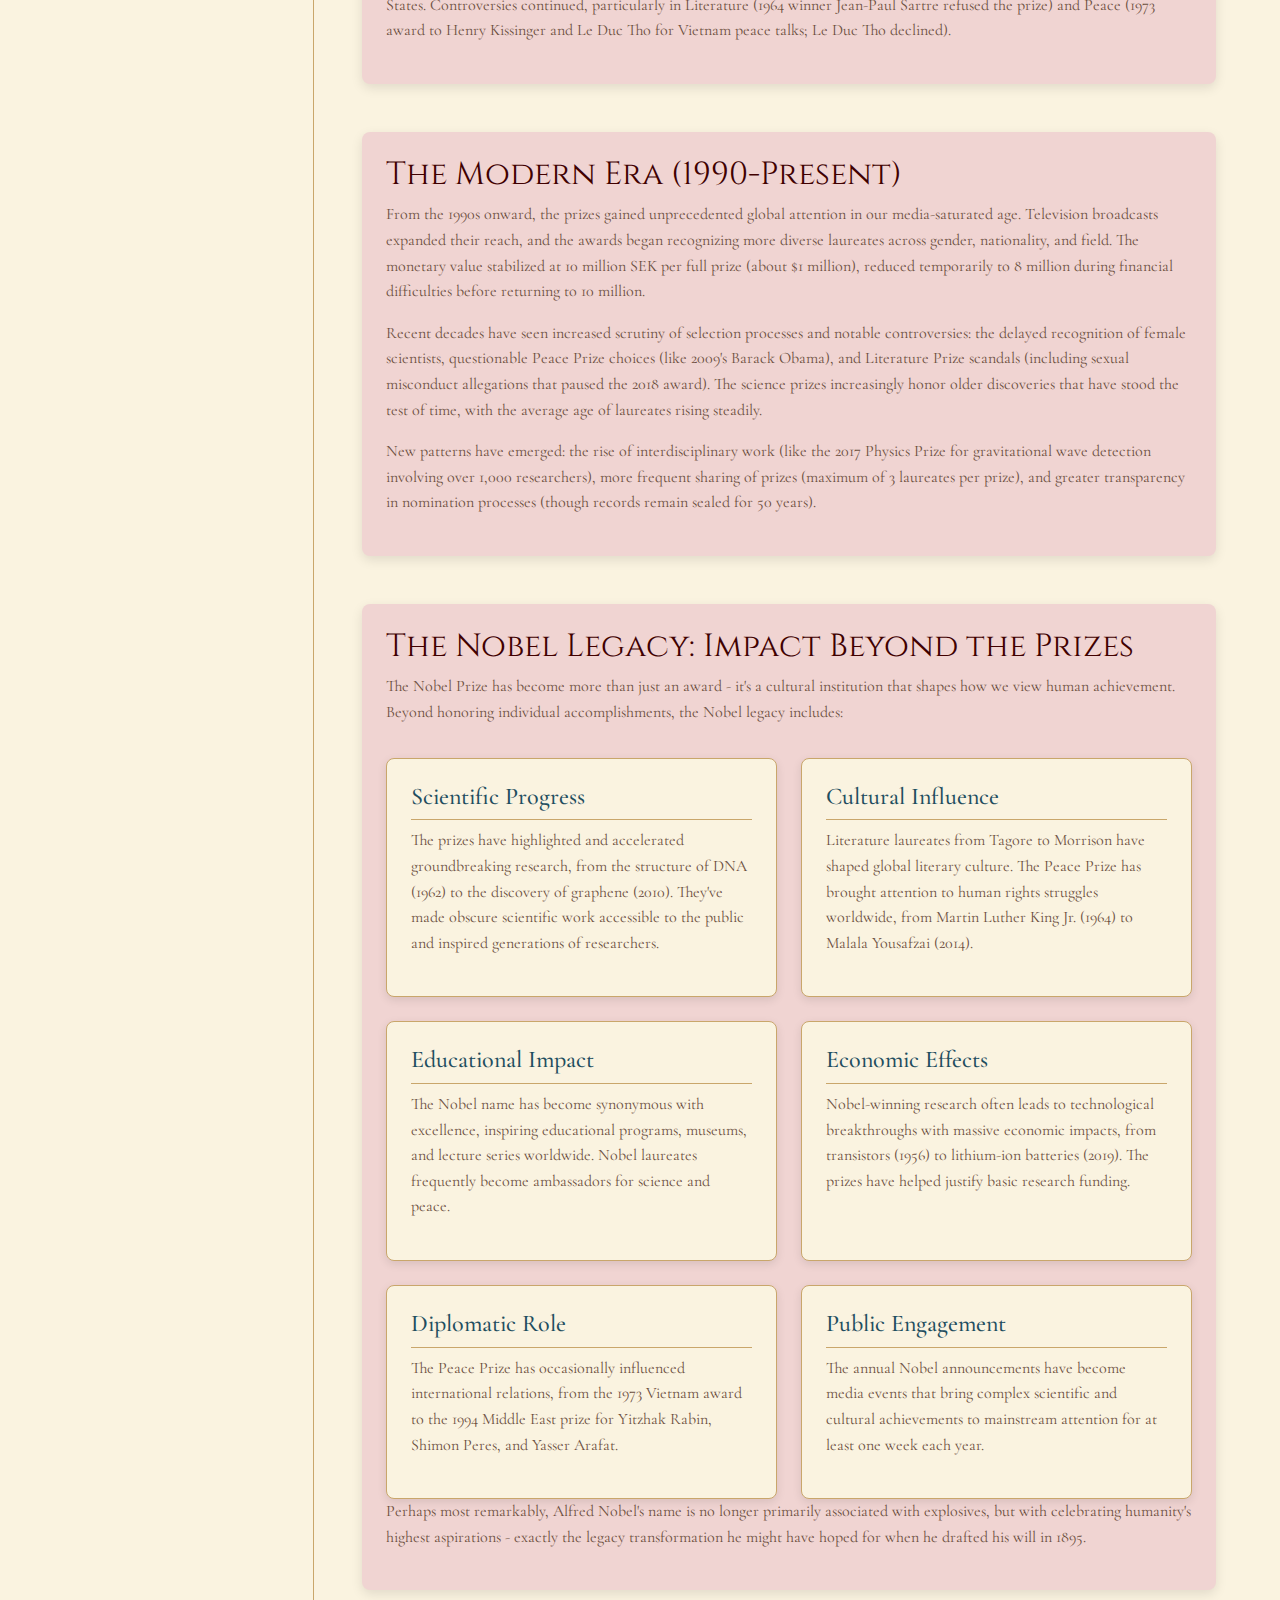
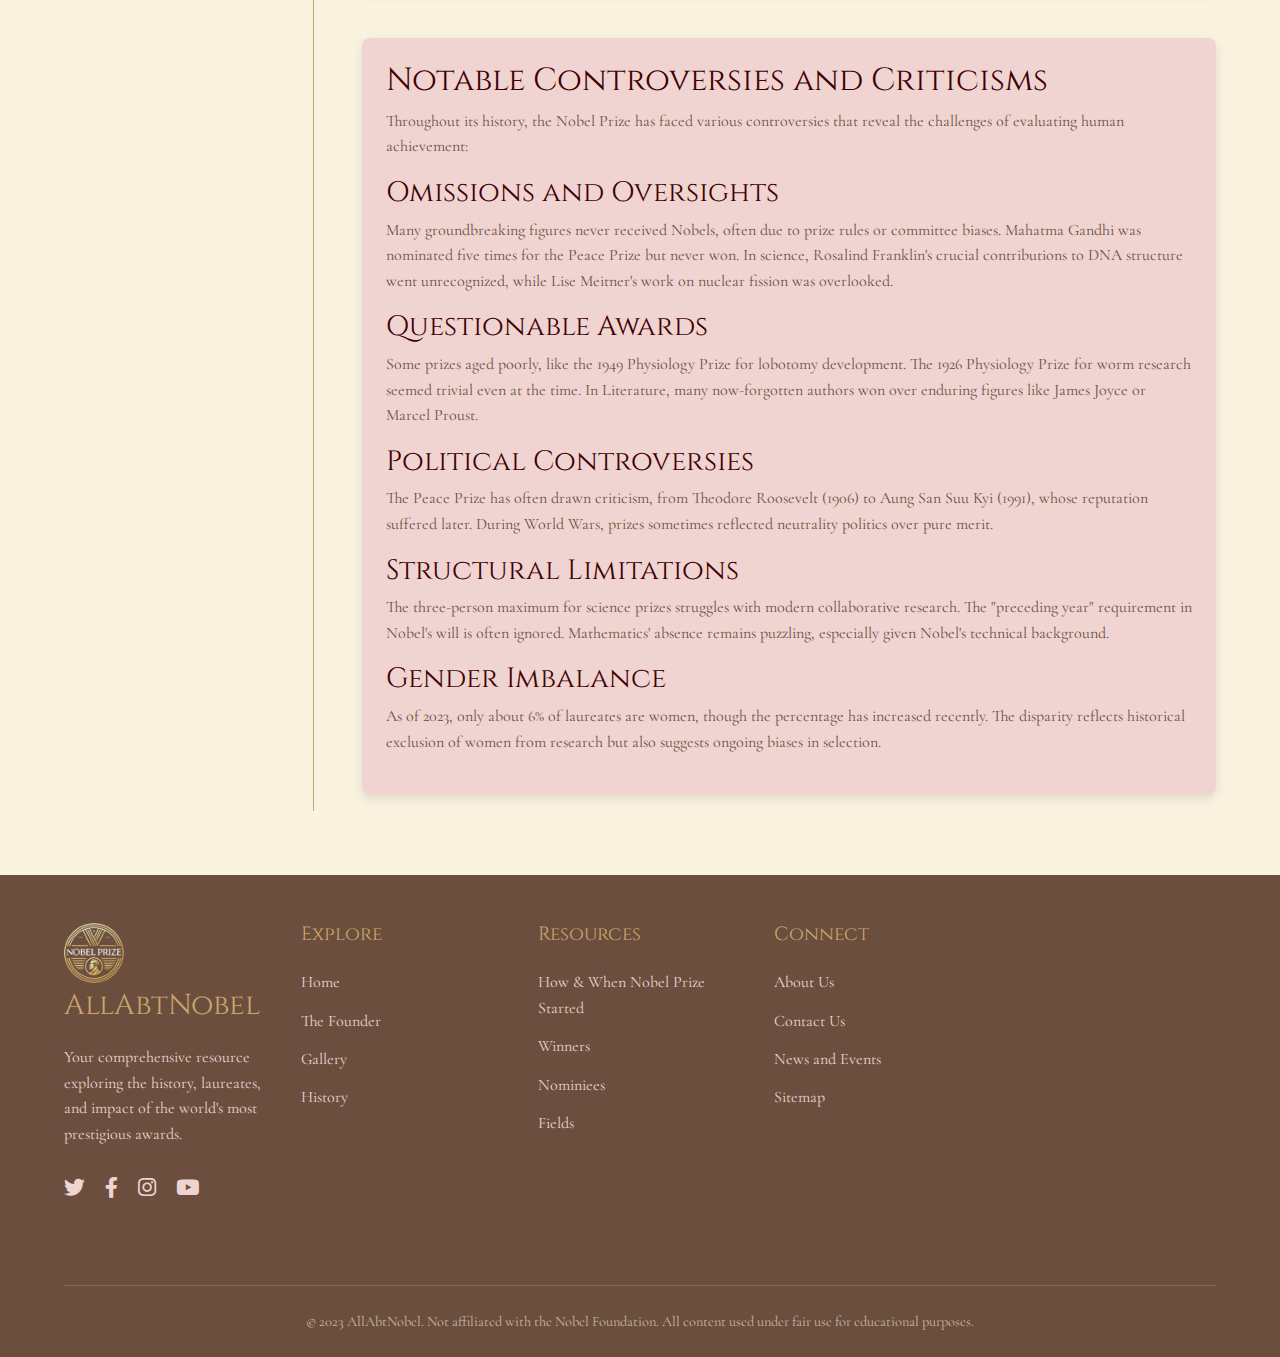
<file: history.html>
<!DOCTYPE html>
<html lang="en">
<head>
    <meta charset="UTF-8">
    <link rel="shortcut icon" type="icon" href="./images/nobelfavicon.jpg">
    <meta name="viewport" content="width=device-width, initial-scale=1.0">
    <title>History of the Nobel Prize | AllAbtNobel</title>
    <link href="https://cdn.jsdelivr.net/npm/bootstrap@5.0.2/dist/css/bootstrap.min.css" rel="stylesheet">
    <link href="https://fonts.googleapis.com/css2?family=Cinzel:wght@400;700&family=Cormorant+Garamond:ital,wght@0,400;0,700;1,400&display=swap" rel="stylesheet">
    <link rel="stylesheet" href="https://cdnjs.cloudflare.com/ajax/libs/font-awesome/6.0.0-beta3/css/all.min.css">
    <link rel="stylesheet" href="./CSS/history.css">
</head>
<body>
    <header>
        <div class="header-container">
            <div class="logo"> 
                <a href="index.html"> 
                    <img src="./images/logo.png" id="logo"> 
                </a> 
                <p id="abn">AllAbtNobel</p> 
            </div>
            
            <div class="menu-toggle">
                <div class="hamburger"></div>
            </div>
            
            <nav>
                <ul>
                    <li><a href="index.html">Home</a></li>
                    <li><a href="gallery.html">Gallery</a></li>
                    <li class="dropdown">
                        <a href="winners.html">Laureates</a>
                        <ul class="dropdown-menu">
                            <li><a href="winners.html">Winners</a></li>
                            <li><a href="nominees.html">Nominees</a></li>
                        </ul>
                    </li>
                    <li><a href="history.html">History</a></li>
                    <li><a href="news and events.html">News & Events</a></li>
                    <li><a href="about.html">About Us</a></li>
                    <li><a href="contact.html">Contact Us</a></li>
                    <li class="login-btn"><a href="login.html">Login</a></li>
            </nav>
            <div class="overlay"></div>
        </div>
    </header>
    
    <div class="history-hero">
        <div class="hero-content">
            <h1>The Nobel Legacy</h1>
            <p>From Alfred Nobel's visionary will to the world's most prestigious awards</p>
        </div>
    </div>
    
    <div class="history-container">
        <aside class="sidebar">
            <h3>History Sections</h3>
            <ul>
                <li><a href="#alfred-nobel">Alfred Nobel</a></li>
                <li><a href="#the-will">The Founding Will</a></li>
                <li><a href="#timeline">Key Milestones</a></li>
                <li><a href="#categories">Category Evolution</a></li>
                <li><a href="#early-years">Early Years (1901-1914)</a></li>
                <li><a href="#interwar-era">Interwar Era (1915-1945)</a></li>
                <li><a href="#postwar-era">Postwar Era (1946-1989)</a></li>
                <li><a href="#modern-era">Modern Era (1990-Present)</a></li>
                <li><a href="#legacy">The Nobel Legacy</a></li>
                <li><a href="#controversies">Notable Controversies</a></li>
            </ul>
        </aside>
        
        <main class="main-content">
            <section id="alfred-nobel" class="bio-section">
                <h2>Alfred Nobel: The Man Behind the Prize</h2>
                <div class="bio-grid">
                    <div class="bio-image">
                        <img src="./images/alfred.jpg" alt="Alfred Nobel portrait">
                    </div>
                    <div class="bio-text">
                        <p>Alfred Bernhard Nobel (1833-1896) was a complex and paradoxical figure - a Swedish chemist, engineer, inventor, businessman, and philanthropist whose life story reads like a Victorian novel. Born in Stockholm to Immanuel Nobel, an inventor and engineer, and Karolina Andriette Nobel, Alfred demonstrated early intellectual brilliance despite fragile health.</p>
                        <p>By the time of his death, Nobel held an astonishing 355 different patents across multiple countries, with his most famous invention being dynamite in 1867. This explosive innovation, along with his development of blasting gelatin and ballistite, made him enormously wealthy but also earned him the moniker "merchant of death" - a label that would haunt him and ultimately shape his legacy.</p>
                    </div>
                </div>
                <p>Despite his wealth from explosives manufacturing, Nobel was a lifelong pacifist who paradoxically hoped his inventions would deter war through their very destructive potential. Fluent in six languages (Swedish, Russian, English, French, German, and Italian), he was a true cosmopolitan who wrote poetry and drama, and maintained extensive correspondence with intellectuals across Europe. His personal life was marked by loneliness and melancholy, with no children and few close relationships beyond his beloved mother and his brothers.</p>
                <p>In his later years, Nobel became increasingly interested in philosophical questions about the impact of science on society. This introspection, combined with a premature obituary that condemned him as a "merchant of death," may have been the catalyst for his decision to establish the Nobel Prizes - an attempt to reshape how the world would remember him.</p>
            </section>
            
            <section id="the-will" class="bio-section">
                <h2>The Founding Will: Nobel's Vision</h2>
                <div class="bio-grid reverse">
                    <div class="bio-text">
                        <p>On November 27, 1895, Alfred Nobel signed his last will and testament at the Swedish-Norwegian Club in Paris, setting aside the bulk of his considerable estate (approximately 31.5 million SEK, equivalent to about 1.8 billion SEK or $200 million today) to establish what would become the most prestigious awards in the world.</p>
                        <p>The will stipulated that his fortune be converted to "safe securities" to form a fund, with the interest "distributed annually in the form of prizes to those who, during the preceding year, shall have conferred the greatest benefit to mankind" in five distinct areas:</p>
                        <ul>
                            <li><strong>Physics</strong> - Awarded by the Royal Swedish Academy of Sciences</li>
                            <li><strong>Chemistry</strong> - Also awarded by the Royal Swedish Academy of Sciences</li>
                            <li><strong>Physiology or Medicine</strong> - Awarded by the Karolinska Institutet in Stockholm</li>
                            <li><strong>Literature</strong> - Awarded by the Swedish Academy in Stockholm</li>
                            <li><strong>Peace</strong> - Awarded by a committee of five persons elected by the Norwegian Storting (Parliament)</li>
                        </ul>
                        <p>The will specified that "no consideration whatever shall be given to the nationality of the candidates," making the prizes truly international from their inception.</p>
                    </div>
                    <div class="bio-image">
                        <img src="./images/nobels will.webp" alt="Page from Nobel's will">
                    </div>
                </div>
                <p>The will caused immediate controversy and legal challenges. Nobel's relatives contested it vigorously, shocked to discover that most of the fortune would go to the prizes rather than to them. The institutions named as prize-awarding bodies were completely unaware of their designated roles. The Norwegian Storting was particularly surprised to be given responsibility for the Peace Prize, as Norway was still in union with Sweden at the time (the union dissolved peacefully in 1905).</p>
                <p>It took five years of complex legal battles and diplomatic negotiations before the Nobel Foundation was established on June 29, 1900, to manage the funds and coordinate the prize-awarding institutions. The first prizes were finally awarded in 1901, five years after Nobel's death from a cerebral hemorrhage in San Remo, Italy, on December 10, 1896.</p>
            </section>
            
            <section id="timeline" class="timeline-section">
                <h2>Key Milestones in Nobel Prize History</h2>
                <div class="timeline">
                    <div class="timeline-item">
                        <div class="timeline-year">1867</div>
                        <div class="timeline-content">
                            <h3>Dynamite Patented</h3>
                            <p>Alfred Nobel patents dynamite in Sweden (patent #1021), the invention that would make his fortune and later fund the prizes. This "safe" explosive (compared to unstable nitroglycerin) revolutionized construction and mining but also changed warfare.</p>
                        </div>
                    </div>
                    <div class="timeline-item">
                        <div class="timeline-year">1888</div>
                        <div class="timeline-content">
                            <h3>The Premature Obituary</h3>
                            <p>When Alfred's brother Ludvig dies, a French newspaper mistakenly publishes an obituary for Alfred titled "The Merchant of Death is Dead." This event reportedly shocks Alfred and influences his decision to create a positive legacy.</p>
                        </div>
                    </div>
                    <div class="timeline-item">
                        <div class="timeline-year">1895</div>
                        <div class="timeline-content">
                            <h3>Will Signed in Paris</h3>
                            <p>Nobel signs his final will establishing the prizes on November 27, witnessed by four colleagues at the Swedish-Norwegian Club in Paris. The document is written in Swedish without legal consultation.</p>
                        </div>
                    </div>
                    <div class="timeline-item">
                        <div class="timeline-year">1901</div>
                        <div class="timeline-content">
                            <h3>First Prizes Awarded</h3>
                            <p>The inaugural Nobel Prizes are awarded on December 10, the anniversary of Nobel's death. Wilhelm Röntgen receives the first Physics Prize for X-rays, while Henry Dunant (Red Cross founder) shares the first Peace Prize.</p>
                        </div>
                    </div>
                    <div class="timeline-item">
                        <div class="timeline-year">1968</div>
                        <div class="timeline-content">
                            <h3>Economics Prize Added</h3>
                            <p>Sveriges Riksbank (Sweden's central bank) establishes the Prize in Economic Sciences in Memory of Alfred Nobel on its 300th anniversary. While not technically a Nobel Prize, it's awarded alongside the others.</p>
                        </div>
                    </div>
                    <div class="timeline-item">
                        <div class="timeline-year">1974</div>
                        <div class="timeline-content">
                            <h3>New Prize Rules</h3>
                            <p>The Foundation amends statutes to prohibit posthumous awards (except when death occurs after announcement) and to allow withholding of prizes if no worthy candidates are found.</p>
                        </div>
                    </div>
                    <div class="timeline-item">
                        <div class="timeline-year">2012</div>
                        <div class="timeline-content">
                            <h3>Prize Amount Reduced</h3>
                            <p>For the first time since 1949, the prize amount is reduced from 10 million to 8 million SEK due to financial pressures. The amount would return to 10 million SEK in 2020.</p>
                        </div>
                    </div>
                    <div class="timeline-item">
                        <div class="timeline-year">2020</div>
                        <div class="timeline-content">
                            <h3>Pandemic Adjustments</h3>
                            <p>For the first time since 1944, the traditional Stockholm ceremony is canceled due to COVID-19. Laureates receive their medals and diplomas in their home countries.</p>
                        </div>
                    </div>
                </div>
            </section>
            
            <section id="categories" class="categories-section">
                <h2>Category Evolution</h2>
                <div class="category-card">
                    <h3>Original Categories (1901)</h3>
                    <p>The first Nobel Prizes were awarded in Physics, Chemistry, Physiology or Medicine, Literature, and Peace - exactly as specified in Nobel's will. The Peace Prize was to be awarded by a Norwegian committee, reflecting Nobel's interest in Scandinavian unity and his belief that Norway (then in union with Sweden) would be more impartial in peace matters. The scientific prizes reflected Nobel's own background and interests, while Literature honored his lifelong love of poetry and drama.</p>
                </div>
                <div class="category-card">
                    <h3>Economic Sciences (1968)</h3>
                    <p>While not technically a Nobel Prize, the Sveriges Riksbank Prize in Economic Sciences in Memory of Alfred Nobel was established in 1968 and is awarded alongside the other prizes. Its addition caused significant debate about whether it truly reflected Nobel's original vision, as economics was not mentioned in his will. Some Nobel family members have objected to its association with the original prizes. Nevertheless, it has gained equal prestige and follows similar selection procedures.</p>
                </div>
                <div class="category-card">
                    <h3>Modern Developments</h3>
                    <p>Over time, the categories have evolved in their interpretation. The Peace Prize now often recognizes humanitarian work beyond traditional peacemaking (environmental work, children's rights, etc.). The science prizes increasingly honor interdisciplinary work, reflecting how modern research crosses traditional boundaries. There have been calls for new categories in fields like Environmental Science, Public Health, or Mathematics, but the Foundation has resisted expanding beyond Nobel's original categories (plus Economics).</p>
                </div>
            </section>
            
            <section id="early-years" class="bio-section">
                <h2>The Early Years (1901-1914)</h2>
                <p>The first Nobel Prizes were awarded in 1901, five years after Nobel's death. The early ceremonies were modest compared to today's grand events, reflecting the prizes' unproven status. Many laureates received their awards in their home countries rather than traveling to Stockholm or Oslo, as international travel remained difficult and expensive.</p>
                <p>These early years established many traditions: the December 10 award date (Nobel's death anniversary), the lavish Stockholm banquet (though initially much smaller), and the Peace Prize ceremony in Oslo. The monetary value was substantial (about 150,000 SEK, equivalent to 8-9 million SEK today), immediately making the prizes financially significant.</p>
                <p>Controversies emerged almost immediately. The 1901 Literature Prize to French poet Sully Prudhomme over Leo Tolstoy was widely criticized as too conservative. The Peace Prize sometimes honored established peace organizations rather than specific achievements. Some early science prizes recognized work that later proved less significant, as the committees struggled to evaluate recent discoveries.</p>
            </section>
            
            <section id="interwar-era" class="bio-section">
                <h2>The Interwar Era (1915-1945)</h2>
                <p>The tumultuous period between World Wars saw the Nobel Prizes gain international stature while facing unprecedented challenges. During World War I (1914-1918), some prizes were withheld or delayed, particularly the Peace Prize. The 1915 Chemistry Prize to Germany's Richard Willstätter caused controversy during wartime tensions.</p>
                <p>The interwar years saw the prizes become truly global, with laureates from Asia (Rabindranath Tagore, 1913 Literature) and the Middle East. Albert Einstein received the 1921 Physics Prize (awarded in 1922) for his work on theoretical physics, particularly the photoelectric effect - though not for relativity, which remained too controversial.</p>
                <p>World War II (1939-1945) caused major disruptions, with no Peace Prizes awarded from 1939-1943. The Nazi regime forbade German recipients from accepting (including 1938 Chemistry laureate Richard Kuhn). Some prizes during this period later proved controversial, like the 1939 Literature Prize to Finland's Frans Eemil Sillanpää, seen by some as a political gesture during the Winter War.</p>
            </section>
            
            <section id="postwar-era" class="bio-section">
                <h2>The Postwar Era (1946-1989)</h2>
                <p>After World War II, the Nobel Prizes entered their golden age, becoming the undisputed highest honors in their fields. The Cold War context added political dimensions, with both sides celebrating "their" laureates. Soviet physicist Lev Landau's 1962 Physics Prize was celebrated as propaganda victory, while dissidents like Andrei Sakharov (1975 Peace Prize) embarrassed the USSR.</p>
                <p>The monetary value fluctuated with inflation but remained substantial. The Foundation's investments grew more sophisticated, with a 1953 Swedish government decision allowing investment in stocks rather than just "safe securities." Prize amounts increased from about 150,000 SEK in 1901 to 3 million SEK by 1989.</p>
                <p>This era saw increasing American dominance in science prizes, reflecting the postwar shift in scientific leadership to the United States. Controversies continued, particularly in Literature (1964 winner Jean-Paul Sartre refused the prize) and Peace (1973 award to Henry Kissinger and Le Duc Tho for Vietnam peace talks; Le Duc Tho declined).</p>
            </section>
            
            <section id="modern-era" class="bio-section">
                <h2>The Modern Era (1990-Present)</h2>
                <p>From the 1990s onward, the prizes gained unprecedented global attention in our media-saturated age. Television broadcasts expanded their reach, and the awards began recognizing more diverse laureates across gender, nationality, and field. The monetary value stabilized at 10 million SEK per full prize (about $1 million), reduced temporarily to 8 million during financial difficulties before returning to 10 million.</p>
                <p>Recent decades have seen increased scrutiny of selection processes and notable controversies: the delayed recognition of female scientists, questionable Peace Prize choices (like 2009's Barack Obama), and Literature Prize scandals (including sexual misconduct allegations that paused the 2018 award). The science prizes increasingly honor older discoveries that have stood the test of time, with the average age of laureates rising steadily.</p>
                <p>New patterns have emerged: the rise of interdisciplinary work (like the 2017 Physics Prize for gravitational wave detection involving over 1,000 researchers), more frequent sharing of prizes (maximum of 3 laureates per prize), and greater transparency in nomination processes (though records remain sealed for 50 years).</p>
            </section>
            
            <section id="legacy" class="legacy-section">
                <h2>The Nobel Legacy: Impact Beyond the Prizes</h2>
                <p>The Nobel Prize has become more than just an award - it's a cultural institution that shapes how we view human achievement. Beyond honoring individual accomplishments, the Nobel legacy includes:</p>
                
                <div class="legacy-features">
                    <div class="legacy-card">
                        <h4>Scientific Progress</h4>
                        <p>The prizes have highlighted and accelerated groundbreaking research, from the structure of DNA (1962) to the discovery of graphene (2010). They've made obscure scientific work accessible to the public and inspired generations of researchers.</p>
                    </div>
                    <div class="legacy-card">
                        <h4>Cultural Influence</h4>
                        <p>Literature laureates from Tagore to Morrison have shaped global literary culture. The Peace Prize has brought attention to human rights struggles worldwide, from Martin Luther King Jr. (1964) to Malala Yousafzai (2014).</p>
                    </div>
                    <div class="legacy-card">
                        <h4>Educational Impact</h4>
                        <p>The Nobel name has become synonymous with excellence, inspiring educational programs, museums, and lecture series worldwide. Nobel laureates frequently become ambassadors for science and peace.</p>
                    </div>
                    <div class="legacy-card">
                        <h4>Economic Effects</h4>
                        <p>Nobel-winning research often leads to technological breakthroughs with massive economic impacts, from transistors (1956) to lithium-ion batteries (2019). The prizes have helped justify basic research funding.</p>
                    </div>
                    <div class="legacy-card">
                        <h4>Diplomatic Role</h4>
                        <p>The Peace Prize has occasionally influenced international relations, from the 1973 Vietnam award to the 1994 Middle East prize for Yitzhak Rabin, Shimon Peres, and Yasser Arafat.</p>
                    </div>
                    <div class="legacy-card">
                        <h4>Public Engagement</h4>
                        <p>The annual Nobel announcements have become media events that bring complex scientific and cultural achievements to mainstream attention for at least one week each year.</p>
                    </div>
                </div>
                
                <p>Perhaps most remarkably, Alfred Nobel's name is no longer primarily associated with explosives, but with celebrating humanity's highest aspirations - exactly the legacy transformation he might have hoped for when he drafted his will in 1895.</p>
            </section>
            
            <section id="controversies" class="bio-section">
                <h2>Notable Controversies and Criticisms</h2>
                <p>Throughout its history, the Nobel Prize has faced various controversies that reveal the challenges of evaluating human achievement:</p>
                
                <h3>Omissions and Oversights</h3>
                <p>Many groundbreaking figures never received Nobels, often due to prize rules or committee biases. Mahatma Gandhi was nominated five times for the Peace Prize but never won. In science, Rosalind Franklin's crucial contributions to DNA structure went unrecognized, while Lise Meitner's work on nuclear fission was overlooked.</p>
                
                <h3>Questionable Awards</h3>
                <p>Some prizes aged poorly, like the 1949 Physiology Prize for lobotomy development. The 1926 Physiology Prize for worm research seemed trivial even at the time. In Literature, many now-forgotten authors won over enduring figures like James Joyce or Marcel Proust.</p>
                
                <h3>Political Controversies</h3>
                <p>The Peace Prize has often drawn criticism, from Theodore Roosevelt (1906) to Aung San Suu Kyi (1991), whose reputation suffered later. During World Wars, prizes sometimes reflected neutrality politics over pure merit.</p>
                
                <h3>Structural Limitations</h3>
                <p>The three-person maximum for science prizes struggles with modern collaborative research. The "preceding year" requirement in Nobel's will is often ignored. Mathematics' absence remains puzzling, especially given Nobel's technical background.</p>
                
                <h3>Gender Imbalance</h3>
                <p>As of 2023, only about 6% of laureates are women, though the percentage has increased recently. The disparity reflects historical exclusion of women from research but also suggests ongoing biases in selection.</p>
            </section>
        </main>
    </div>
    
    <footer>
        <div class="footer-container">
            <div class="footer-about">
                <div class="footer-logo">
                    <img src="./images/logo.png" alt="AllAbtNobel Logo">
                    <span>AllAbtNobel</span>
                </div>
                <p>Your comprehensive resource exploring the history, laureates, and impact of the world's most prestigious awards.</p>
                <div class="social-links">
                    <a target="_blank" href="https://twitter.com/login"><i class="fab fa-twitter"></i></a>
                    <a target="_blank" href="https://www.facebook.com/login"><i class="fab fa-facebook-f"></i></a>
                    <a target="_blank" href="https://www.instagram.com/accounts/login/"><i class="fab fa-instagram"></i></a>
                    <a target="_blank" href="https://www.youtube.com/"><i class="fab fa-youtube"></i></a>
                </div>
            </div>
            <div class="footer-links">
                <h3>Explore</h3>
                <ul>
                    <li><a href="index.html">Home</a></li>
                    <li><a href="alfred.html">The Founder</a></li>
                    <li><a href="gallery.html">Gallery</a></li>
                    <li><a href="history.html">History</a></li>
                </ul>
            </div>
            <div class="footer-links">
                <h3>Resources</h3>
                <ul>
                    <li><a href="nps1.html">How & When Nobel Prize Started</a></li>
                    <li><a href="Winners.html">Winners</a></li>
                    <li><a href="nominees.html">Nominiees</a></li>
                    <li><a href="fields.html">Fields</a></li>
                </ul>
            </div>
            <div class="footer-links">
                <h3>Connect</h3>
                <ul>
                    <li><a href="about.html">About Us</a></li>
                    <li><a href="contact.html">Contact Us</a></li>
                    <li><a href="news and events.html">News and Events</a></li>
                    <li><a href="Sitemap.html">Sitemap</a></li>
                </ul>
            </div>
            <div class="copyright">
                © 2023 AllAbtNobel. Not affiliated with the Nobel Foundation. All content used under fair use for educational purposes.
            </div>
        </div>
        <script src="https://cdn.jsdelivr.net/npm/bootstrap@5.0.2/dist/js/bootstrap.bundle.min.js" integrity="sha384-MrcW6ZMFYlzcLA8Nl+NtUVF0sA7MsXsP1UyJoMp4YLEuNSfAP+JcXn/tWtIaxVXM" crossorigin="anonymous"></script>
    </footer>
        </div>
    </footer>

    <script>
        // Mobile menu functionality
        const menuToggle = document.querySelector('.menu-toggle');
        const nav = document.querySelector('nav');
        const overlay = document.querySelector('.overlay');
        
        menuToggle.addEventListener('click', () => {
            menuToggle.classList.toggle('active');
            nav.classList.toggle('active');
            overlay.classList.toggle('active');
            
            // Toggle body scroll when menu is open
            if (nav.classList.contains('active')) {
                document.body.style.overflow = 'hidden';
            } else {
                document.body.style.overflow = '';
            }
        });
        
        overlay.addEventListener('click', () => {
            menuToggle.classList.remove('active');
            nav.classList.remove('active');
            overlay.classList.remove('active');
            document.body.style.overflow = '';
        });
        
        // Close menu when clicking on a link
        const navLinks = document.querySelectorAll('nav ul li a');
        navLinks.forEach(link => {
            link.addEventListener('click', () => {
                menuToggle.classList.remove('active');
                nav.classList.remove('active');
                overlay.classList.remove('active');
                document.body.style.overflow = '';
            });
        });

        // Timeline animation
        const timelineItems = document.querySelectorAll('.timeline-item');
        
        function animateTimeline() {
            const windowHeight = window.innerHeight;
            
            timelineItems.forEach(item => {
                const itemPosition = item.getBoundingClientRect().top;
                
                if (itemPosition < windowHeight - 100) {
                    item.style.opacity = '1';
                    item.style.transform = 'translateY(0)';
                }
            });
        }
        
        // Initialize timeline items
        timelineItems.forEach(item => {
            item.style.opacity = '0';
            item.style.transform = 'translateY(20px)';
            item.style.transition = 'all 0.5s ease';
        });
        
        // Check on load and scroll
        animateTimeline();
        window.addEventListener('scroll', animateTimeline);
        
        // Smooth scrolling for navigation
        document.querySelectorAll('.sidebar a').forEach(anchor => {
            anchor.addEventListener('click', function(e) {
                e.preventDefault();
                
                const targetId = this.getAttribute('href');
                const targetElement = document.querySelector(targetId);
                
                window.scrollTo({
                    top: targetElement.offsetTop - 120,
                    behavior: 'smooth'
                });
            });
        });
    </script>
</body>
</html>
</file>
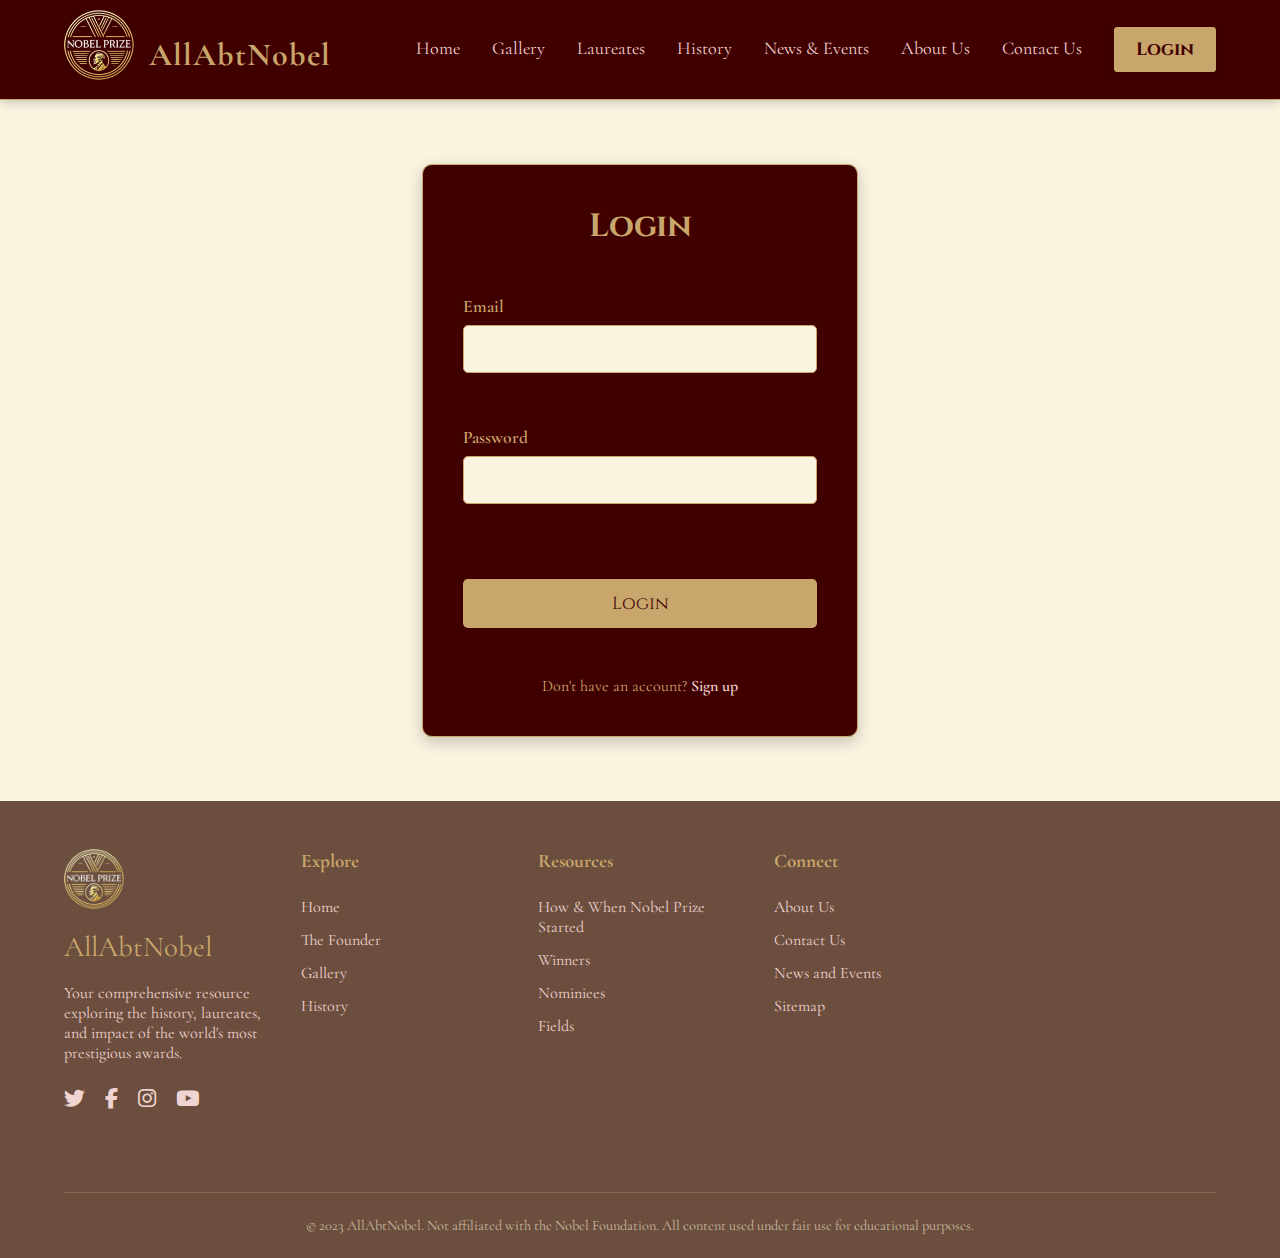
<file: login.html>
<!DOCTYPE html>
<html lang="en">
<head>
  <meta charset="UTF-8">
  <link rel="shortcut icon" type="icon" href="./images/nobelfavicon.jpg">
  <meta name="viewport" content="width=device-width, initial-scale=1.0">
  <title>Login & Signup Form</title>
  <link href="https://fonts.googleapis.com/css2?family=Cinzel:wght@400;700&family=Cormorant+Garamond:ital,wght@0,400;0,700;1,400&display=swap" rel="stylesheet">
  <link rel="stylesheet" href="https://cdnjs.cloudflare.com/ajax/libs/font-awesome/6.4.0/css/all.min.css">
  <link rel="stylesheet" href="./CSS/login.css">
</head>
<body>
    <header>
        <div class="header-container">
            <div class="logo"> 
                <a href="index.html"> 
                    <img src="./images/logo.png" id="logo"> 
                </a> 
                <p id="abn">AllAbtNobel</p> 
            </div>
            
            <div class="menu-toggle">
                <div class="hamburger"></div>
            </div>
            
            <nav>
                <ul>
                    <li><a href="index.html">Home</a></li>
                    <li><a href="gallery.html">Gallery</a></li>
                    <li class="dropdown">
                        <a href="winners.html">Laureates</a>
                        <ul class="dropdown-menu">
                            <li><a href="winners.html">Winners</a></li>
                            <li><a href="nominees.html">Nominees</a></li>
                        </ul>
                    </li>
                    <li><a href="history.html">History</a></li>
                    <li><a href="news and events.html">News & Events</a></li>
                    <li><a href="about.html">About Us</a></li>
                    <li><a href="contact.html">Contact Us</a></li>
                    <li class="login-btn"><a href="login.html">Login</a></li>
                </ul>
            </nav>
            <div class="overlay"></div>
        </div>
    </header>
  
  <div class="container">
    <div class="form-container">
      <!-- Login Form -->
      <form id="loginForm" class="form">
        <h2>Login</h2>
        <div class="form-group">
          <label for="loginEmail">Email</label>
          <input type="email" id="loginEmail" required>
          <span class="error" id="loginEmailError"></span>
        </div>
        <div class="form-group">
          <label for="loginPassword">Password</label>
          <input type="password" id="loginPassword" required>
          <span class="error" id="loginPasswordError"></span>
          <div id="loginPasswordStrength" class="password-strength"></div>
        </div>
        <button type="submit">Login</button>
        <p class="toggle-form">Don't have an account? <a href="#" id="showSignup">Sign up</a></p>
      </form>

      <!-- Signup Form (Hidden by Default) -->
      <form id="signupForm" class="form hidden">
        <h2>Sign Up</h2>
        <div class="name-fields">
          <div class="form-group">
            <label for="signupFirstName">First Name</label>
            <input type="text" id="signupFirstName" required>
            <span class="error" id="signupFirstNameError"></span>
          </div>
          <div class="form-group">
            <label for="signupLastName">Last Name</label>
            <input type="text" id="signupLastName" required>
            <span class="error" id="signupLastNameError"></span>
          </div>
        </div>
        <div class="form-group">
          <label for="signupEmail">Email</label>
          <input type="email" id="signupEmail" required>
          <span class="error" id="signupEmailError"></span>
        </div>
        <div class="form-group">
          <label for="signupPassword">Password</label>
          <input type="password" id="signupPassword" required>
          <span class="error" id="signupPasswordError"></span>
          <div id="signupPasswordStrength" class="password-strength"></div>
        </div>
        <div class="form-group">
          <label for="signupConfirmPassword">Confirm Password</label>
          <input type="password" id="signupConfirmPassword" required>
          <span class="error" id="signupConfirmPasswordError"></span>
        </div>
        <button type="submit">Sign Up</button>
        <p class="toggle-form">Already have an account? <a href="#" id="showLogin">Login</a></p>
      </form>
    </div>
  </div>

  <footer>
        <div class="footer-container">
            <div class="footer-about">
                <div class="footer-logo">
                    <img src="./images/logo.png" alt="AllAbtNobel Logo">
                    <span>AllAbtNobel</span>
                </div>
                <p>Your comprehensive resource exploring the history, laureates, and impact of the world's most prestigious awards.</p>
                <div class="social-links">
                    <a target="_blank" href="https://twitter.com/login"><i class="fab fa-twitter"></i></a>
                    <a target="_blank" href="https://www.facebook.com/login"><i class="fab fa-facebook-f"></i></a>
                    <a target="_blank" href="https://www.instagram.com/accounts/login/"><i class="fab fa-instagram"></i></a>
                    <a target="_blank" href="https://www.youtube.com/"><i class="fab fa-youtube"></i></a>
                </div>
            </div>
            <div class="footer-links">
                <h3>Explore</h3>
                <ul>
                    <li><a href="index.html">Home</a></li>
                    <li><a href="alfred.html">The Founder</a></li>
                    <li><a href="gallery.html">Gallery</a></li>
                    <li><a href="history.html">History</a></li>
                </ul>
            </div>
            <div class="footer-links">
                <h3>Resources</h3>
                <ul>
                    <li><a href="nps1.html">How & When Nobel Prize Started</a></li>
                    <li><a href="Winners.html">Winners</a></li>
                    <li><a href="nominees.html">Nominiees</a></li>
                    <li><a href="fields.html">Fields</a></li>
                </ul>
            </div>
            <div class="footer-links">
                <h3>Connect</h3>
                <ul>
                    <li><a href="about.html">About Us</a></li>
                    <li><a href="contact.html">Contact Us</a></li>
                    <li><a href="news and events.html">News and Events</a></li>
                    <li><a href="Sitemap.html">Sitemap</a></li>
                </ul>
            </div>
            <div class="copyright">
                © 2023 AllAbtNobel. Not affiliated with the Nobel Foundation. All content used under fair use for educational purposes.
            </div>
        </div>
        <script src="https://cdn.jsdelivr.net/npm/bootstrap@5.0.2/dist/js/bootstrap.bundle.min.js" integrity="sha384-MrcW6ZMFYlzcLA8Nl+NtUVF0sA7MsXsP1UyJoMp4YLEuNSfAP+JcXn/tWtIaxVXM" crossorigin="anonymous"></script>
    </footer>

  <script>
    // Hamburger Menu Functionality
    document.addEventListener('DOMContentLoaded', function() {
      const menuToggle = document.querySelector('.menu-toggle');
      const nav = document.querySelector('nav');
      const overlay = document.querySelector('.overlay');
      
      menuToggle.addEventListener('click', function() {
        this.classList.toggle('active');
        nav.classList.toggle('active');
        overlay.classList.toggle('active');
      });
      
      overlay.addEventListener('click', function() {
        menuToggle.classList.remove('active');
        nav.classList.remove('active');
        this.classList.remove('active');
      });
      
      // Close menu when clicking on a nav link
      const navLinks = document.querySelectorAll('nav ul li a');
      navLinks.forEach(link => {
        link.addEventListener('click', function() {
          menuToggle.classList.remove('active');
          nav.classList.remove('active');
          overlay.classList.remove('active');
        });
      });
    });

    // Toggle between Login and Signup forms
    document.getElementById('showSignup').addEventListener('click', (e) => {
      e.preventDefault();
      document.getElementById('loginForm').classList.add('hidden');
      document.getElementById('signupForm').classList.remove('hidden');
      clearFormErrors('loginForm');
    });

    document.getElementById('showLogin').addEventListener('click', (e) => {
      e.preventDefault();
      document.getElementById('signupForm').classList.add('hidden');
      document.getElementById('loginForm').classList.remove('hidden');
      clearFormErrors('signupForm');
    });

    // Function to clear form errors
    function clearFormErrors(formId) {
      const form = document.getElementById(formId);
      const errorElements = form.querySelectorAll('.error');
      errorElements.forEach(error => {
        error.textContent = '';
      });
    }

    // Common validation functions
    function validateEmail(email) {
      const re = /^[^\s@]+@[^\s@]+\.[^\s@]+$/;
      return re.test(email);
    }

    function validatePassword(password) {
      // At least 8 characters, one uppercase, one lowercase, one number, one special character
      const re = /^(?=.*[a-z])(?=.*[A-Z])(?=.*\d)(?=.*[^A-Za-z0-9]).{8,}$/;
      return re.test(password);
    }

    function validateName(name) {
      // Only letters and spaces, at least 2 characters
      const re = /^[a-zA-Z ]{2,}$/;
      return re.test(name);
    }

    // Password strength indicator
    function updatePasswordStrengthIndicator(password, indicatorId) {
      const strengthIndicator = document.getElementById(indicatorId);
      
      let strength = 0;
      if (password.length >= 8) strength++;
      if (/[A-Z]/.test(password)) strength++;
      if (/[a-z]/.test(password)) strength++;
      if (/[0-9]/.test(password)) strength++;
      if (/[^A-Za-z0-9]/.test(password)) strength++;
      
      let strengthText = '';
      let strengthClass = '';
      
      if (password.length === 0) {
        strengthText = '';
      } else if (strength <= 2) {
        strengthText = 'Weak password';
        strengthClass = 'weak';
      } else if (strength <= 4) {
        strengthText = 'Medium strength';
        strengthClass = 'medium';
      } else {
        strengthText = 'Strong password';
        strengthClass = 'strong';
      }
      
      if (strengthIndicator) {
        strengthIndicator.className = `password-strength ${strengthClass}`;
        strengthIndicator.innerHTML = `
          <i class="fas fa-${strengthClass === 'weak' ? 'exclamation-triangle' : 
                            strengthClass === 'medium' ? 'check-circle' : 'shield-alt'}"></i>
          ${strengthText}
        `;
      }
    }

    // Setup password strength indicators
    document.getElementById('signupPassword').addEventListener('input', function() {
      updatePasswordStrengthIndicator(this.value, 'signupPasswordStrength');
    });

    document.getElementById('loginPassword').addEventListener('input', function() {
      updatePasswordStrengthIndicator(this.value, 'loginPasswordStrength');
    });

    // Show custom alert
    function showCustomAlert(title, message, type = 'success') {
      const alertDiv = document.createElement('div');
      alertDiv.className = 'custom-alert';
      
      let icon = 'fa-check-circle';
      let color = '#2ecc71';
      
      if (type === 'error') {
        icon = 'fa-exclamation-circle';
        color = '#e74c3c';
      }
      
      alertDiv.style.borderLeftColor = color;
      alertDiv.innerHTML = `
        <div class="alert-content">
          <div class="alert-icon">
            <i class="fas ${icon}" style="color: ${color}"></i>
          </div>
          <div class="alert-message">
            <h3 style="color: ${color}">${title}</h3>
            <p>${message}</p>
          </div>
          <button class="alert-close">&times;</button>
        </div>
      `;
      document.body.appendChild(alertDiv);
      
      // Close alert functionality
      alertDiv.querySelector('.alert-close').addEventListener('click', () => {
        alertDiv.remove();
      });
      
      // Auto-close after 5 seconds
      setTimeout(() => {
        if (alertDiv.parentNode) {
          alertDiv.remove();
        }
      }, 5000);
    }

    // Login Form Validation
    document.getElementById('loginForm').addEventListener('submit', (e) => {
      e.preventDefault();
      const email = document.getElementById('loginEmail').value.trim();
      const password = document.getElementById('loginPassword').value.trim();
      let isValid = true;

      // Clear previous errors
      document.getElementById('loginEmailError').textContent = '';
      document.getElementById('loginPasswordError').textContent = '';

      // Email validation
      if (!email) {
        document.getElementById('loginEmailError').innerHTML = `
          <i class="fas fa-exclamation-circle"></i>
          Email is required
        `;
        isValid = false;
      } else if (!validateEmail(email)) {
        document.getElementById('loginEmailError').innerHTML = `
          <i class="fas fa-exclamation-circle"></i>
          Please enter a valid email address
        `;
        isValid = false;
      }

      // Password validation
      if (!password) {
        document.getElementById('loginPasswordError').innerHTML = `
          <i class="fas fa-exclamation-circle"></i>
          Password is required
        `;
        isValid = false;
      } else if (!validatePassword(password)) {
        document.getElementById('loginPasswordError').innerHTML = `
          <i class="fas fa-exclamation-circle"></i>
          Password must contain at least 8 characters with one uppercase, one lowercase, one number and one special character
        `;
        isValid = false;
      }

      if (isValid) {
        showCustomAlert(
          'Login Successful!',
          `Welcome back! You've successfully logged in to your account.`,
          'success'
        );
      }
    });

    // Signup Form Validation
    document.getElementById('signupForm').addEventListener('submit', (e) => {
      e.preventDefault();
      const firstName = document.getElementById('signupFirstName').value.trim();
      const lastName = document.getElementById('signupLastName').value.trim();
      const email = document.getElementById('signupEmail').value.trim();
      const password = document.getElementById('signupPassword').value.trim();
      const confirmPassword = document.getElementById('signupConfirmPassword').value.trim();
      let isValid = true;

      // Clear previous errors
      document.getElementById('signupFirstNameError').textContent = '';
      document.getElementById('signupLastNameError').textContent = '';
      document.getElementById('signupEmailError').textContent = '';
      document.getElementById('signupPasswordError').textContent = '';
      document.getElementById('signupConfirmPasswordError').textContent = '';

      // First Name validation
      if (!firstName) {
        document.getElementById('signupFirstNameError').innerHTML = `
          <i class="fas fa-exclamation-circle"></i>
          First Name is required
        `;
        isValid = false;
      } else if (!validateName(firstName)) {
        document.getElementById('signupFirstNameError').innerHTML = `
          <i class="fas fa-exclamation-circle"></i>
          Please enter a valid name (letters only)
        `;
        isValid = false;
      }

      // Last Name validation
      if (!lastName) {
        document.getElementById('signupLastNameError').innerHTML = `
          <i class="fas fa-exclamation-circle"></i>
          Last Name is required
        `;
        isValid = false;
      } else if (!validateName(lastName)) {
        document.getElementById('signupLastNameError').innerHTML = `
          <i class="fas fa-exclamation-circle"></i>
          Please enter a valid name (letters only)
        `;
        isValid = false;
      }

      // Email validation
      if (!email) {
        document.getElementById('signupEmailError').innerHTML = `
          <i class="fas fa-exclamation-circle"></i>
          Email is required
        `;
        isValid = false;
      } else if (!validateEmail(email)) {
        document.getElementById('signupEmailError').innerHTML = `
          <i class="fas fa-exclamation-circle"></i>
          Please enter a valid email address
        `;
        isValid = false;
      }

      // Password validation
      if (!password) {
        document.getElementById('signupPasswordError').innerHTML = `
          <i class="fas fa-exclamation-circle"></i>
          Password is required
        `;
        isValid = false;
      } else if (!validatePassword(password)) {
        document.getElementById('signupPasswordError').innerHTML = `
          <i class="fas fa-exclamation-circle"></i>
          Password must contain at least 8 characters with one uppercase, one lowercase, one number and one special character
        `;
        isValid = false;
      }

      // Confirm Password validation
      if (password !== confirmPassword) {
        document.getElementById('signupConfirmPasswordError').innerHTML = `
          <i class="fas fa-exclamation-circle"></i>
          Passwords do not match
        `;
        isValid = false;
      }

      if (isValid) {
        showCustomAlert(
          'Registration Successful!',
          `Welcome to AllAbtNobel, ${firstName}! Your account has been created successfully.`,
          'success'
        );
      }
    });
  </script>
</body>
</html>
</file>
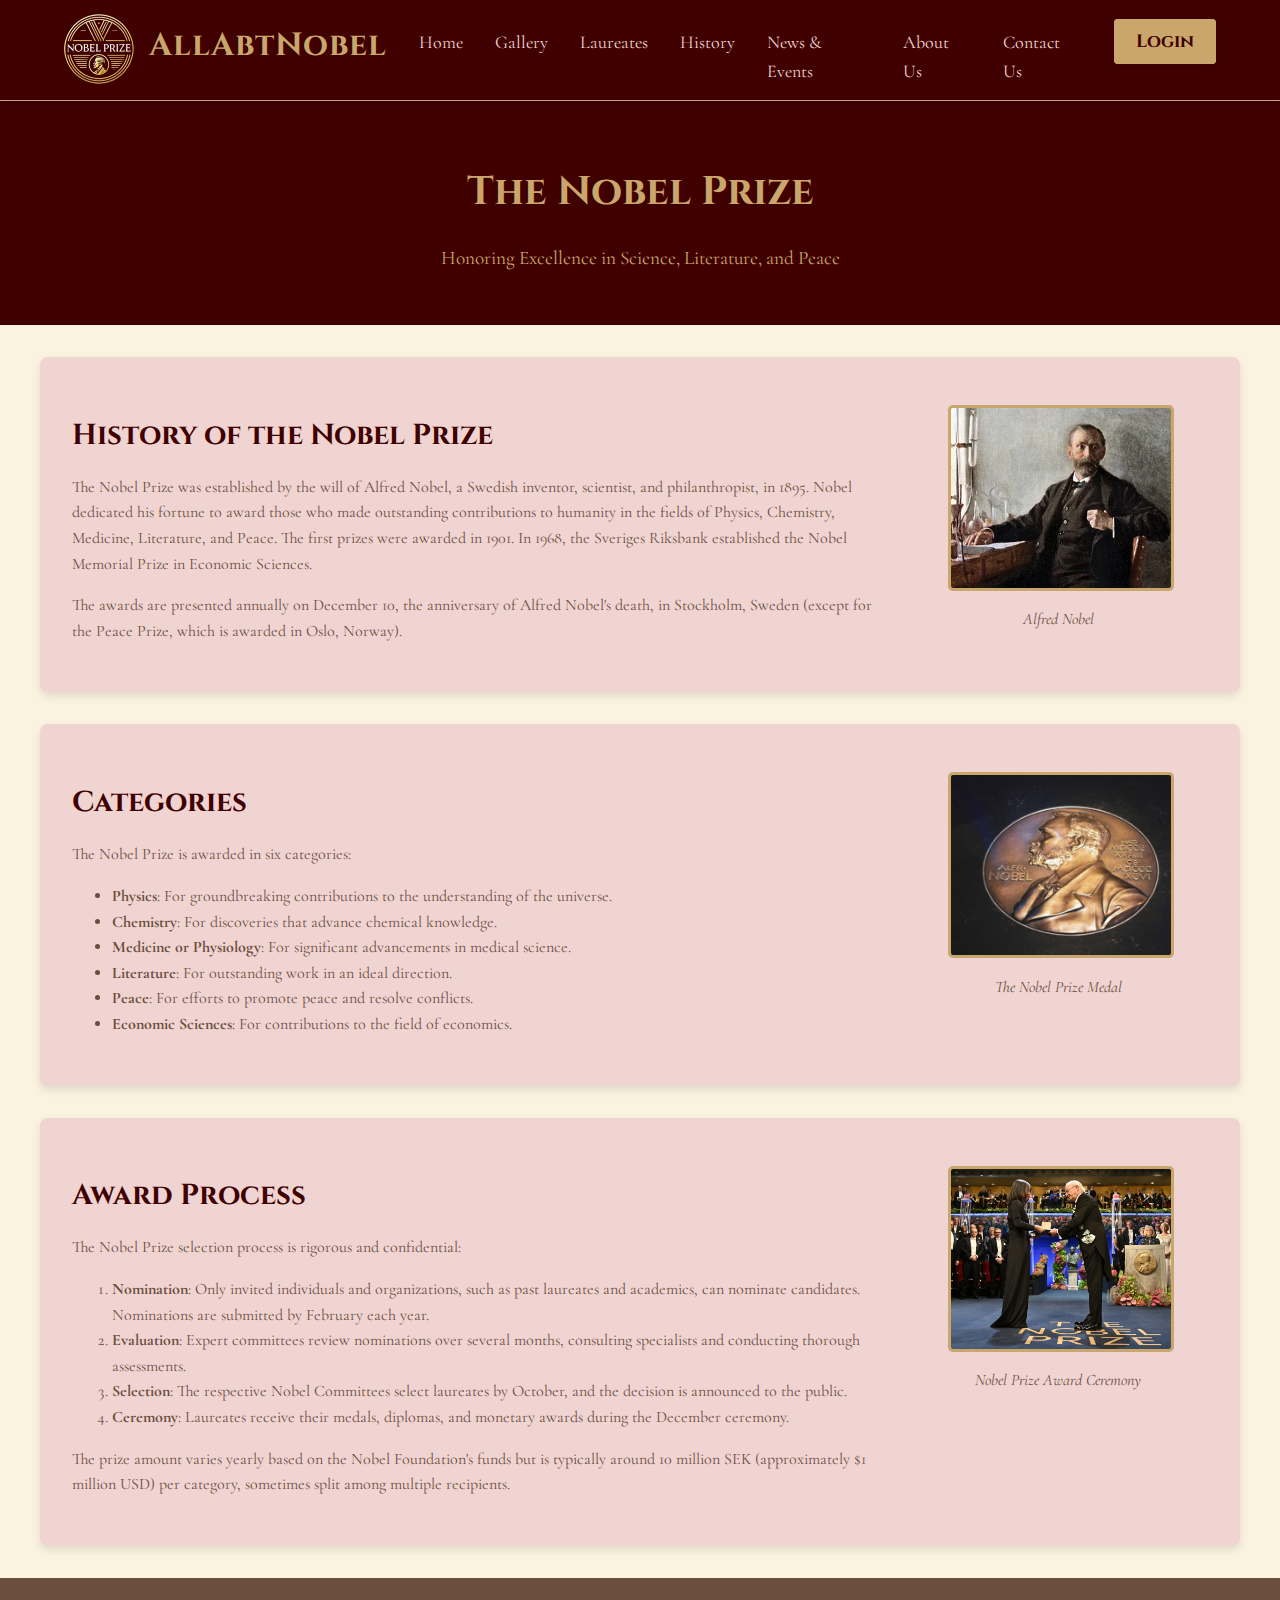
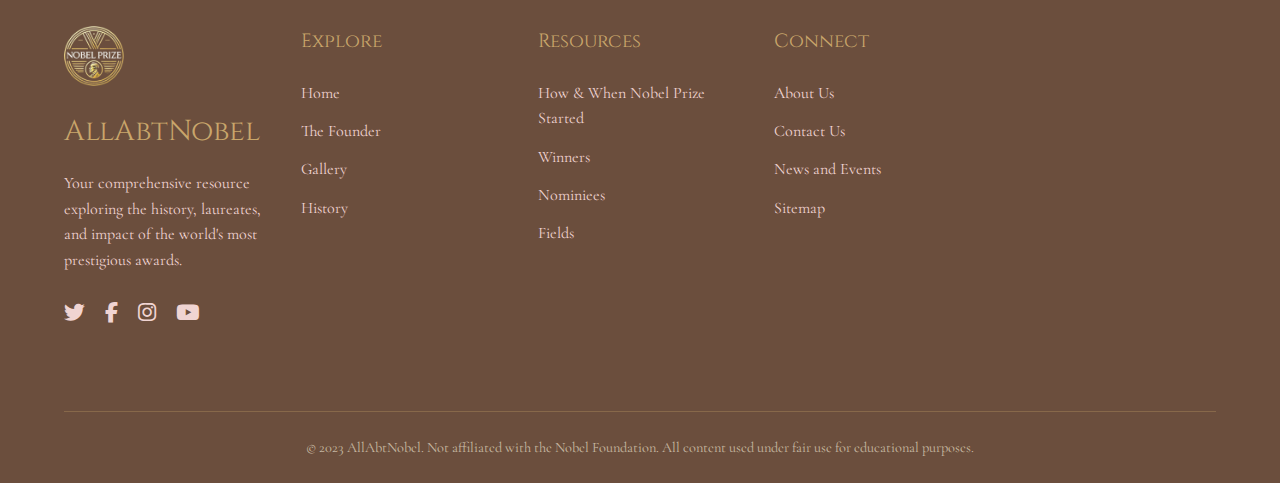
<file: nps1.html>
<!DOCTYPE html>
<html lang="en">
<head>
    <meta charset="UTF-8">
    <link rel="shortcut icon" type="icon" href="./images/nobelfavicon.jpg">
    <meta name="viewport" content="width=device-width, initial-scale=1.0">
    <title>The Nobel Prize: History and Awards</title>
    <link href="https://fonts.googleapis.com/css2?family=Cinzel:wght@400;700&family=Cormorant+Garamond:ital,wght@0,400;0,700;1,400&display=swap" rel="stylesheet">
    <link rel="stylesheet" href="https://cdnjs.cloudflare.com/ajax/libs/font-awesome/6.4.0/css/all.min.css">
    <link rel="stylesheet" href="./CSS/nps1.css">
</head>
<body>
    <header>
        <div class="header-container">
            <div class="logo"> 
                <a href="index.html"> 
                    <img src="./images/logo.png" id="logo"> 
                </a> 
                <p id="abn">AllAbtNobel</p> 
            </div>
            
            <div class="menu-toggle">
                <div class="hamburger"></div>
            </div>
            
            <nav>
                <ul>
                    <li><a href="index.html">Home</a></li>
                    <li><a href="gallery.html">Gallery</a></li>
                    <li class="dropdown">
                        <a href="winners.html">Laureates</a>
                        <ul class="dropdown-menu">
                            <li><a href="winners.html">Winners</a></li>
                            <li><a href="nominees.html">Nominees</a></li>
                        </ul>
                    </li>
                    <li><a href="history.html">History</a></li>
                    <li><a href="news and events.html">News & Events</a></li>
                    <li><a href="about.html">About Us</a></li>
                    <li><a href="contact.html">Contact Us</a></li>
                    <li class="login-btn"><a href="login.html">Login</a></li>
                </ul>
            </nav>
            <div class="overlay"></div>
        </div>
    </header>

    <div class="page-header">
        <h1>The Nobel Prize</h1>
        <p>Honoring Excellence in Science, Literature, and Peace</p>
    </div>

    <main>
        <section id="history">
            <div class="content">
                <h2>History of the Nobel Prize</h2>
                <p>The Nobel Prize was established by the will of Alfred Nobel, a Swedish inventor, scientist, and philanthropist, in 1895. Nobel dedicated his fortune to award those who made outstanding contributions to humanity in the fields of Physics, Chemistry, Medicine, Literature, and Peace. The first prizes were awarded in 1901. In 1968, the Sveriges Riksbank established the Nobel Memorial Prize in Economic Sciences.</p>
                <p>The awards are presented annually on December 10, the anniversary of Alfred Nobel's death, in Stockholm, Sweden (except for the Peace Prize, which is awarded in Oslo, Norway).</p>
            </div>
            <div class="section-image-container">
                <figure>
                    <img class="section-image" src="./images/Alfred Nobel.jpeg" alt="Alfred Nobel">
                    <figcaption class="section-figcaption">Alfred Nobel</figcaption>
                </figure>
            </div>
        </section>

        <section id="categories">
            <div class="content">
                <h2>Categories</h2>
                <p>The Nobel Prize is awarded in six categories:</p>
                <ul>
                    <li><strong>Physics</strong>: For groundbreaking contributions to the understanding of the universe.</li>
                    <li><strong>Chemistry</strong>: For discoveries that advance chemical knowledge.</li>
                    <li><strong>Medicine or Physiology</strong>: For significant advancements in medical science.</li>
                    <li><strong>Literature</strong>: For outstanding work in an ideal direction.</li>
                    <li><strong>Peace</strong>: For efforts to promote peace and resolve conflicts.</li>
                    <li><strong>Economic Sciences</strong>: For contributions to the field of economics.</li>
                </ul>
            </div>
            <div class="section-image-container">
                <figure>
                    <img class="section-image" src="./images/medal.jpg" alt="Nobel Prize Medal">
                    <figcaption class="section-figcaption">The Nobel Prize Medal</figcaption>
                </figure>
            </div>
        </section>

        <section id="process">
            <div class="content">
                <h2>Award Process</h2>
                <p>The Nobel Prize selection process is rigorous and confidential:</p>
                <ol>
                    <li><strong>Nomination</strong>: Only invited individuals and organizations, such as past laureates and academics, can nominate candidates. Nominations are submitted by February each year.</li>
                    <li><strong>Evaluation</strong>: Expert committees review nominations over several months, consulting specialists and conducting thorough assessments.</li>
                    <li><strong>Selection</strong>: The respective Nobel Committees select laureates by October, and the decision is announced to the public.</li>
                    <li><strong>Ceremony</strong>: Laureates receive their medals, diplomas, and monetary awards during the December ceremony.</li>
                </ol>
                <p>The prize amount varies yearly based on the Nobel Foundation's funds but is typically around 10 million SEK (approximately $1 million USD) per category, sometimes split among multiple recipients.</p>
            </div>
            <div class="section-image-container">
                <figure>
                    <img class="section-image" src="./images/AWARD PRIZE HAN KANG.jpg" alt="Award Ceremony">
                    <figcaption class="section-figcaption">Nobel Prize Award Ceremony</figcaption>
                </figure>
            </div>
        </section>
    </main>

    <footer>
        <div class="footer-container">
            <div class="footer-about">
                <div class="footer-logo">
                    <img src="./images/logo.png" alt="AllAbtNobel Logo">
                    <span>AllAbtNobel</span>
                </div>
                <p>Your comprehensive resource exploring the history, laureates, and impact of the world's most prestigious awards.</p>
                <div class="social-links">
                    <a target="_blank" href="https://twitter.com/login"><i class="fab fa-twitter"></i></a>
                    <a target="_blank" href="https://www.facebook.com/login"><i class="fab fa-facebook-f"></i></a>
                    <a target="_blank" href="https://www.instagram.com/accounts/login/"><i class="fab fa-instagram"></i></a>
                    <a target="_blank" href="https://www.youtube.com/"><i class="fab fa-youtube"></i></a>
                </div>
            </div>
            <div class="footer-links">
                <h3>Explore</h3>
                <ul>
                    <li><a href="index.html">Home</a></li>
                    <li><a href="alfred.html">The Founder</a></li>
                    <li><a href="gallery.html">Gallery</a></li>
                    <li><a href="history.html">History</a></li>
                </ul>
            </div>
            <div class="footer-links">
                <h3>Resources</h3>
                <ul>
                    <li><a href="nps1.html">How & When Nobel Prize Started</a></li>
                    <li><a href="Winners.html">Winners</a></li>
                    <li><a href="nominees.html">Nominiees</a></li>
                    <li><a href="fields.html">Fields</a></li>
                </ul>
            </div>
            <div class="footer-links">
                <h3>Connect</h3>
                <ul>
                    <li><a href="about.html">About Us</a></li>
                    <li><a href="contact.html">Contact Us</a></li>
                    <li><a href="news and events.html">News and Events</a></li>
                    <li><a href="Sitemap.html">Sitemap</a></li>
                </ul>
            </div>
            <div class="copyright">
                © 2023 AllAbtNobel. Not affiliated with the Nobel Foundation. All content used under fair use for educational purposes.
            </div>
        </div>
        <script src="https://cdn.jsdelivr.net/npm/bootstrap@5.0.2/dist/js/bootstrap.bundle.min.js" integrity="sha384-MrcW6ZMFYlzcLA8Nl+NtUVF0sA7MsXsP1UyJoMp4YLEuNSfAP+JcXn/tWtIaxVXM" crossorigin="anonymous"></script>
    </footer>

    <script>
        // Hamburger Menu Functionality
        document.addEventListener('DOMContentLoaded', function() {
            const menuToggle = document.querySelector('.menu-toggle');
            const nav = document.querySelector('nav');
            const overlay = document.querySelector('.overlay');
            
            menuToggle.addEventListener('click', function() {
                this.classList.toggle('active');
                nav.classList.toggle('active');
                overlay.classList.toggle('active');
            });
            
            overlay.addEventListener('click', function() {
                menuToggle.classList.remove('active');
                nav.classList.remove('active');
                this.classList.remove('active');
            });
            
            // Close menu when clicking on a nav link
            const navLinks = document.querySelectorAll('nav ul li a');
            navLinks.forEach(link => {
                link.addEventListener('click', function() {
                    menuToggle.classList.remove('active');
                    nav.classList.remove('active');
                    overlay.classList.remove('active');
                });
            });
        });
    </script>
</body>
</html>
</file>
<file: CSS/index.css>
:root {
    --dark-maroon: #400000;
    --aged-gold: #C9A66B;
    --parchment: #f0d4d2;
    --vintage-teal: #1F4E5F;
    --soft-umber: #6B4E3D;
    --antique-white: #FAF3E0;
}

body {
    font-family: 'Cormorant Garamond', serif;
    margin: 0;
    padding: 0;
    color: var(--soft-umber);
    background-color: var(--antique-white);
    line-height: 1.6;
    overflow-x: hidden;
}

h1, h2, h3 {
    font-family: 'Cinzel', serif;
    font-weight: 400;
    color: var(--dark-maroon);
}

/* Header Styles */
header {
    background-color: var(--dark-maroon);
    color: var(--parchment);
    padding: 10px 0;
    box-shadow: 0 2px 10px rgba(0,0,0,0.2);
    border-bottom: 1px solid var(--aged-gold);
    position: relative;
}

.header-container {
    width: 90%;
    max-width: 1400px;
    margin: 0 auto;
    display: flex;
    justify-content: space-between;
    align-items: center;
}

.logo {
    font-family: 'Cinzel', serif;
    font-size: 2rem;
    font-weight: 700;
    color: var(--aged-gold);
    letter-spacing: 1px;
    display: flex;
    align-items: center;
}

#logo {
    height: 70px;
    width: 70px;
}

#abn {
    margin-left: 15px;
    margin-top: 10px;
}

/* Mobile Menu Toggle */
.menu-toggle {
    display: none;
    cursor: pointer;
    padding: 10px;
    z-index: 1001;
}

.hamburger {
    width: 25px;
    height: 2px;
    background-color: var(--parchment);
    position: relative;
    transition: all 0.3s;
}

.hamburger:before,
.hamburger:after {
    content: '';
    position: absolute;
    width: 25px;
    height: 2px;
    background-color: var(--parchment);
    transition: all 0.3s;
}

.hamburger:before {
    top: -8px;
}

.hamburger:after {
    top: 8px;
}

.menu-toggle.active .hamburger {
    background-color: transparent;
}

.menu-toggle.active .hamburger:before {
    top: 0;
    transform: rotate(45deg);
}

.menu-toggle.active .hamburger:after {
    top: 0;
    transform: rotate(-45deg);
}

/* Navigation */
nav {
    transition: all 0.3s ease;
}

nav ul {
    display: flex;
    list-style: none;
    margin: 0;
    padding: 0;
}

nav ul li {
    margin-left: 2rem;
    position: relative;
}

nav ul li:after {
    content: '';
    position: absolute;
    width: 0;
    height: 1px;
    bottom: -5px;
    left: 0;
    background-color: var(--aged-gold);
    transition: width 0.3s;
}

nav ul li:hover:after {
    width: 100%;
}

nav ul li a {
    color: var(--parchment);
    text-decoration: none;
    font-size: 18px;
    transition: color 0.3s;
}

nav ul li a:hover {
    color: var(--aged-gold);
}

/* Dropdown Menu */
.dropdown-menu {
    display: none;
    position: absolute;
    background-color: var(--dark-maroon);
    min-width: 200px;
    box-shadow: 0 8px 16px rgba(0,0,0,0.2);
    z-index: 10;
    border-top: 2px solid var(--aged-gold);
}

.dropdown:hover .dropdown-menu {
    display: block;
}

.dropdown-menu li {
    padding: 0.5rem 1rem;
    border-bottom: 1px solid rgba(201, 166, 107, 0.3);
}

.dropdown-menu li a {
    color: var(--parchment);
    font-size: 16px;
    white-space: nowrap;
}

/* Overlay for mobile menu */
.overlay {
    position: fixed;
    top: 0;
    left: 0;
    width: 100%;
    height: 100%;
    background-color: rgba(0,0,0,0.5);
    z-index: 998;
    opacity: 0;
    visibility: hidden;
    transition: all 0.3s;
}

.overlay.active {
    opacity: 1;
    visibility: visible;
}
/* Desktop Login Button */
.login-btn a {
    background-color: var(--aged-gold);
    color: var(--dark-maroon) !important;
    padding: 8px 20px;
    border-radius: 4px;
    font-weight: 700;
    transition: all 0.3s;
    font-family: 'Cinzel', serif;
    border: 2px solid var(--aged-gold);
    box-shadow: 0 2px 5px rgba(0,0,0,0.1);
}

.login-btn a:hover {
    background-color: transparent;
    color: var(--aged-gold) !important;
    transform: translateY(-2px);
    box-shadow: 0 4px 8px rgba(0,0,0,0.15);
}
/* Mobile Login Button */
@media (max-width: 992px) {
    .login-btn {
        margin-top: 20px;
        padding-top: 15px;
        border-top: 1px solid rgba(201, 166, 107, 0.3);
        width: 100%;
    }
    
    .login-btn a {
        display: block;
        text-align: center;
        padding: 12px 20px;
        background-color:  var(--aged-gold);
        color: var(--dark-maroon) !important;
        border: 2px solid var(--aged-gold);
        border-radius: 4px;
        margin-top: 10px;
    }
    
    .login-btn a:hover {
        background-color: transparent;
        color: var(--aged-gold) !important;
    }
}

/* Split Landing Section */
.landing {
    display: flex;
    height: 80vh;
    max-height: 800px;
}

.laureate-carousel {
    flex: 1;
    background-color: #400000;
    position: relative;
    overflow: hidden;
}

.carousel-slide {
    position: absolute;
    width: 100%;
    height: 100%;
    opacity: 0;
    transition: opacity 1s ease-in-out;
    background-size: cover;
    background-position: center;
}

.carousel-slide.active {
    opacity: 1;
}

.carousel-caption {
    position: absolute;
    bottom: 0;
    left: 0;
    right: 0;
    background: #400000b0;
    color: var(--parchment);
    padding: 1.5rem;
}

.carousel-caption h3 {
    color: var(--aged-gold);
    margin-top: 0;
}

.carousel-nav {
    position: absolute;
    bottom: 20px;
    left: 50%;
    transform: translateX(-50%);
    display: flex;
    z-index: 10;
}

.carousel-dot {
    width: 12px;
    height: 12px;
    border-radius: 50%;
    background: var(--parchment);
    opacity: 0.5;
    margin: 0 5px;
    cursor: pointer;
    transition: all 0.3s;
}

.carousel-dot.active {
    opacity: 1;
    transform: scale(1.2);
    background: var(--aged-gold);
}

.medal-display {
    flex: 1;
    background: url('https://cdn.britannica.com/67/192067-050-6D308563/side-physics-medals-chemistry-Nobel-Prize-literature.jpg') center/cover no-repeat;
    display: flex;
    flex-direction: column;
    justify-content: center;
    align-items: center;
    text-align: center;
    padding: 2rem;
    position: relative;
}

.medal-display:before {
    content: '';
    position: absolute;
    top: 0;
    left: 0;
    right: 0;
    bottom: 0;
    background: #40000080;
}

.medal-content {
    position: relative;
    z-index: 2;
    color: var(--parchment);
    max-width: 500px;
}

.medal-content h1 {
    font-size: 2.8rem;
    color: var(--aged-gold);
    margin-bottom: 1.5rem;
    text-shadow: 1px 1px 3px rgba(0,0,0,0.5);
}

.medal-content p {
    font-size: 1.2rem;
    margin-bottom: 2rem;
    line-height: 1.8;
}

.medal-quote {
    font-style: italic;
    font-size: 1.1rem;
    border-left: 3px solid var(--aged-gold);
    padding-left: 1rem;
    margin: 2rem 0;
}
.medal-link {
    display: inline-block;
    padding: 0.7rem 1.5rem;
    background-color: #fdde54c0;
    color: #400000;
    text-decoration: none;
    border-radius: 3px;
    transition: all 0.3s;
    border: 1px solid #fdde54c0;
    font-weight: 900;
    margin-top: 80px;
}

.medal-link:hover {
    background-color: #400000;
    color: white;
}

/* Laureate Spotlight */
.spotlight {
    padding: 4rem 0;
    background: linear-gradient(to right, var(--antique-white), var(--parchment), var(--antique-white));
    border-top: 1px solid var(--aged-gold);
    border-bottom: 1px solid var(--aged-gold);
}

.spotlight-container {
    width: 90%;
    max-width: 1200px;
    margin: 0 auto;
    display: flex;
    align-items: center;
    gap: 3rem;
}

.spotlight-image {
    flex: 1;
    min-width: 300px;
    border: 10px solid var(--dark-maroon);
    box-shadow: 5px 5px 15px rgba(0,0,0,0.3);
}

.spotlight-image img {
    width: 100%;
    height: auto;
    display: block;
}

.spotlight-content {
    flex: 2;
}

.spotlight-header {
    display: flex;
    align-items: baseline;
    margin-bottom: 1rem;
}

.spotlight-year {
    background-color: var(--dark-maroon);
    color: var(--parchment);
    padding: 0.3rem 0.8rem;
    margin-right: 1rem;
    font-family: 'Cinzel', serif;
}

.spotlight-category {
    color: var(--vintage-teal);
    font-style: italic;
}

.spotlight-quote {
    font-size: 1.1rem;
    line-height: 1.8;
    margin: 1.5rem 0;
    padding-left: 1.5rem;
    border-left: 3px solid var(--aged-gold);
}

.spotlight-bio {
    margin-bottom: 1.5rem;
}

.spotlight-link {
    display: inline-block;
    padding: 0.7rem 1.5rem;
    background-color: var(--dark-maroon);
    color: var(--parchment);
    text-decoration: none;
    border-radius: 3px;
    transition: all 0.3s;
    border: 1px solid var(--dark-maroon);
}

.spotlight-link:hover {
    background-color: transparent;
    color: var(--dark-maroon);
}

/* Quick Links Section */
.quick-links {
    padding: 4rem 0;
    background-color: var(--parchment);
}

.quick-links-container {
    width: 90%;
    max-width: 1200px;
    margin: 0 auto;
}

.quick-links h2 {
    text-align: center;
    margin-bottom: 3rem;
    position: relative;
}

.quick-links h2:after {
    content: '';
    display: block;
    width: 100px;
    height: 2px;
    background-color: var(--aged-gold);
    margin: 1rem auto 0;
}

.cards-container {
    display: grid;
    grid-template-columns: repeat(auto-fit, minmax(300px, 1fr));
    gap: 2rem;
}

.card {
    background-color: var(--antique-white);
    border-radius: 8px;
    overflow: hidden;
    box-shadow: 0 3px 10px rgba(0,0,0,0.1);
    transition: all 0.3s;
    border: 1px solid rgba(201, 166, 107, 0.3);
}

.card:hover {
    transform: translateY(-5px);
    box-shadow: 0 10px 20px rgba(0,0,0,0.15);
    border-color: var(--aged-gold);
}

.card img {
    width: 100%;
    height: 250px;
    object-fit: cover;
    filter: sepia(30%);
}
#divisions{
    width: 100%;
    height: 250px;
    object-fit: cover;
    filter: sepia(30%);
}

.card-content {
    padding: 1.5rem;
}

.card h3 {
    margin-top: 0;
    color: var(--dark-maroon);
    position: relative;
    padding-bottom: 0.5rem;
}

.card h3:after {
    content: '';
    position: absolute;
    bottom: 0;
    left: 0;
    width: 50px;
    height: 1px;
    background-color: var(--aged-gold);
}

.card p {
    margin-bottom: 1.5rem;
}

.card a {
    display: inline-flex;
    align-items: center;
    color: var(--vintage-teal);
    text-decoration: none;
    transition: color 0.3s;
}

.card a:hover {
    color: var(--dark-maroon);
}

.card a i {
    margin-left: 0.5rem;
    transition: transform 0.3s;
}

.card a:hover i {
    transform: translateX(3px);
}

/* Fun Facts Section */
.fun-facts {
    padding: 4rem 0;
    background-color: var(--dark-maroon);
    color: var(--parchment);
}

.fun-facts-container {
    width: 90%;
    max-width: 1200px;
    margin: 0 auto;
    text-align: center;
}

.fun-facts h2 {
    color: var(--aged-gold);
    margin-bottom: 2rem;
}

.fact-box {
    background-color: rgba(201, 166, 107, 0.1);
    padding: 2rem;
    border-radius: 3px;
    border: 1px solid var(--aged-gold);
    margin-bottom: 2rem;
    max-width: 800px;
    margin-left: auto;
    margin-right: auto;
}

.fact-text {
    font-size: 1.3rem;
    margin-bottom: 1rem;
    line-height: 1.8;
}

.fact-nav {
    display: flex;
    justify-content: center;
    gap: 1rem;
}

.fact-nav button {
    padding: 0.5rem 1.5rem;
    background-color: transparent;
    color: var(--parchment);
    border: 1px solid var(--aged-gold);
    border-radius: 3px;
    cursor: pointer;
    transition: all 0.3s;
    font-family: 'Cinzel', serif;
}

.fact-nav button:hover {
    background-color: var(--aged-gold);
    color: var(--dark-maroon);
}

/* Footer */
footer {
    background-color: var(--soft-umber);
    color: var(--parchment);
    padding: 3rem 0 1.5rem;
}

.footer-container {
    width: 90%;
    max-width: 1200px;
    margin: 0 auto;
    display: grid;
    grid-template-columns: repeat(auto-fit, minmax(200px, 1fr));
    gap: 2rem;
}

.footer-logo {
    font-family: 'Cinzel', serif;
    font-size: 1.8rem;
    color: var(--aged-gold);
    margin-bottom: 1rem;
}
.footer-logo img {
    height: 60px;
    width: 60px;
    margin-bottom: 0.5rem;
}

.footer-about p {
    margin-bottom: 1.5rem;
}

.footer-links h3 {
    color: var(--aged-gold);
    margin-top: 0;
    margin-bottom: 1.5rem;
    font-size: 1.2rem;
}

.footer-links ul {
    list-style: none;
    padding: 0;
    margin: 0;
}

.footer-links li {
    margin-bottom: 0.8rem;
}

.footer-links a {
    color: var(--parchment);
    text-decoration: none;
    transition: color 0.3s;
}

.footer-links a:hover {
    color: var(--aged-gold);
}

.social-links {
    margin-top: 1.5rem;
}

.social-links a {
    display: inline-block;
    color: var(--parchment);
    margin-right: 1rem;
    font-size: 1.3rem;
    transition: color 0.3s;
}

.social-links a:hover {
    color: var(--aged-gold);
}

.copyright {
    grid-column: 1 / -1;
    text-align: center;
    margin-top: 3rem;
    padding-top: 1.5rem;
    border-top: 1px solid rgba(201, 166, 107, 0.3);
    font-size: 0.9rem;
    color: rgba(240, 230, 210, 0.7);
}

/* Responsive Design */
@media (max-width: 992px) {
    .landing {
        flex-direction: column;
        height: auto;
    }
    
    .medal-display {
        min-height: 500px;
    }
    
    .spotlight-container {
        flex-direction: column;
    }
    
    .spotlight-image {
        max-width: 400px;
    }
}

@media (max-width: 768px) {
    .header-container {
        padding: 10px;
    }
    
    .logo {
        font-size: 1.5rem;
    }
    
    #logo {
        height: 50px;
        width: 50px;
    }
    
    #abn {
        margin-left: 10px;
        font-size: 1.5rem;
    }
    
    .menu-toggle {
        display: block;
    }
    
    nav {
        position: fixed;
        top: 0;
        right: -100%;
        width: 70%;
        max-width: 300px;
        height: 100vh;
        background-color: var(--dark-maroon);
        z-index: 1000;
        transition: right 0.3s ease;
        padding-top: 80px;
        box-shadow: -5px 0 15px rgba(0,0,0,0.2);
    }
    
    nav.active {
        right: 0;
    }
    
    nav ul {
        flex-direction: column;
        padding: 0 20px;
    }
    
    nav ul li {
        margin: 15px 0;
    }
    
    nav ul li a {
        font-size: 1.1rem;
    }
    
    .overlay.active {
        opacity: 1;
        visibility: visible;
    }
    
    .medal-content h1 {
        font-size: 2.2rem;
    }
    
    .medal-content p {
        font-size: 1rem;
    }
    
    .medal-link {
        margin-top: 40px;
    }
}

@media (max-width: 480px) {
    .hero h1 {
        font-size: 1.8rem;
    }
    
    .footer-container {
        grid-template-columns: 1fr;
        text-align: center;
    }
    
    .footer-links ul {
        display: flex;
        flex-direction: column;
        align-items: center;
    }
}
</file>
<file: CSS/about.css>
:root {
    --dark-maroon: #400000;
    --aged-gold: #C9A66B;
    --parchment: #f0d4d2;
    --vintage-teal: #1F4E5F;
    --soft-umber: #6B4E3D;
    --antique-white: #FAF3E0;
    --faq-bg: #f8f1e9;
    --faq-header: #5d4037;
    --about-bg: #f5efe6;
    --about-accent: #8B6B4A;
}

body {
    font-family: 'Cormorant Garamond', serif;
    margin: 0;
    padding: 0;
    color: var(--soft-umber);
    background-color: var(--antique-white);
    line-height: 1.6;
}

h1, h2, h3, h4 {
    font-family: 'Cinzel', serif;
    font-weight: 400;
    color: var(--dark-maroon);
}

/* Header Styles */
header {
    background-color: var(--dark-maroon);
    color: var(--parchment);
    padding: 10px 0;
    box-shadow: 0 2px 10px rgba(0,0,0,0.2);
    border-bottom: 1px solid var(--aged-gold);
    position: relative;
}

.header-container {
    width: 90%;
    max-width: 1400px;
    margin: 0 auto;
    display: flex;
    justify-content: space-between;
    align-items: center;
}

.logo {
    font-family: 'Cinzel', serif;
    font-size: 2rem;
    font-weight: 700;
    color: var(--aged-gold);
    letter-spacing: 1px;
    display: flex;
    align-items: center;
}

#logo {
    height: 70px;
    width: 70px;
}

#abn {
    margin-left: 15px;
    margin-top: 10px;
}

/* Mobile Menu Toggle */
.menu-toggle {
    display: none;
    cursor: pointer;
    padding: 10px;
    z-index: 1001;
}

.hamburger {
    width: 25px;
    height: 2px;
    background-color: var(--parchment);
    position: relative;
    transition: all 0.3s;
}

.hamburger:before,
.hamburger:after {
    content: '';
    position: absolute;
    width: 25px;
    height: 2px;
    background-color: var(--parchment);
    transition: all 0.3s;
}

.hamburger:before {
    top: -8px;
}

.hamburger:after {
    top: 8px;
}

.menu-toggle.active .hamburger {
    background-color: transparent;
}

.menu-toggle.active .hamburger:before {
    top: 0;
    transform: rotate(45deg);
}

.menu-toggle.active .hamburger:after {
    top: 0;
    transform: rotate(-45deg);
}

/* Navigation */
nav {
    transition: all 0.3s ease;
}

nav ul {
    display: flex;
    list-style: none;
    margin: 0;
    padding: 0;
}

nav ul li {
    margin-left: 2rem;
    position: relative;
}

nav ul li:after {
    content: '';
    position: absolute;
    width: 0;
    height: 1px;
    bottom: -5px;
    left: 0;
    background-color: var(--aged-gold);
    transition: width 0.3s;
}

nav ul li:hover:after {
    width: 100%;
}

nav ul li a {
    color: var(--parchment);
    text-decoration: none;
    font-size: 18px;
    transition: color 0.3s;
}

nav ul li a:hover {
    color: var(--aged-gold);
}

/* Dropdown Menu */
.dropdown-menu {
    display: none;
    position: absolute;
    background-color: var(--dark-maroon);
    min-width: 200px;
    box-shadow: 0 8px 16px rgba(0,0,0,0.2);
    z-index: 1;
    border-top: 2px solid var(--aged-gold);
}

.dropdown:hover .dropdown-menu {
    display: block;
}

.dropdown-menu li {
    padding: 0.5rem 1rem;
    border-bottom: 1px solid rgba(201, 166, 107, 0.3);
}

.dropdown-menu li a {
    color: var(--parchment);
    font-size: 16px;
    white-space: nowrap;
}

/* Overlay for mobile menu */
.overlay {
    position: fixed;
    top: 0;
    left: 0;
    width: 100%;
    height: 100%;
    background-color: rgba(0,0,0,0.5);
    z-index: 998;
    opacity: 0;
    visibility: hidden;
    transition: all 0.3s;
}

.overlay.active {
    opacity: 1;
    visibility: visible;
}

/* Desktop Login Button */
.login-btn a {
    background-color: var(--aged-gold);
    color: var(--dark-maroon) !important;
    padding: 8px 20px;
    border-radius: 4px;
    font-weight: 700;
    transition: all 0.3s;
    font-family: 'Cinzel', serif;
    border: 2px solid var(--aged-gold);
    box-shadow: 0 2px 5px rgba(0,0,0,0.1);
}

.login-btn a:hover {
    background-color: transparent;
    color: var(--aged-gold) !important;
    transform: translateY(-2px);
    box-shadow: 0 4px 8px rgba(0,0,0,0.15);
}
/* Mobile Login Button */
@media (max-width: 992px) {
    .login-btn {
        margin-top: 20px;
        padding-top: 15px;
        border-top: 1px solid rgba(201, 166, 107, 0.3);
        width: 100%;
    }
    
    .login-btn a {
        display: block;
        text-align: center;
        padding: 12px 20px;
        background-color:  var(--aged-gold);
        color: var(--dark-maroon) !important;
        border: 2px solid var(--aged-gold);
        border-radius: 4px;
        margin-top: 10px;
    }
    
    .login-btn a:hover {
        background-color: transparent;
        color: var(--aged-gold) !important;
    }
}

/* Page Header */
.page-header {
    background: linear-gradient(rgba(64, 0, 0, 0.7), rgba(64, 0, 0, 0.7)), 
                url('https://www.nobelprize.org/uploads/2018/06/nobel_prize_ceremony_stockholm.jpg');
    background-size: cover;
    background-position: center;
    height: 300px;
    display: flex;
    align-items: center;
    justify-content: center;
    text-align: center;
    color: var(--parchment);
    margin-bottom: 2rem;
}

.page-header h1 {
    color: var(--aged-gold);
    font-size: 2.8rem;
    text-shadow: 2px 2px 5px rgba(0,0,0,0.5);
    letter-spacing: 1px;
}

/* Main Content */
.container {
    width: 90%;
    max-width: 1200px;
    margin: 0 auto 3rem;
}

/* About Us Section */
.about-section {
    background-color: var(--about-bg);
    padding: 2.5rem;
    border-radius: 8px;
    box-shadow: 0 4px 12px rgba(0,0,0,0.08);
    margin: 3rem 0;
    border-left: 5px solid var(--about-accent);
}

.about-section h2 {
    color: var(--about-accent);
    margin-top: 0;
    margin-bottom: 1.5rem;
    font-size: 2rem;
    position: relative;
    padding-bottom: 10px;
}

.about-section h2:after {
    content: '';
    position: absolute;
    bottom: 0;
    left: 0;
    width: 80px;
    height: 3px;
    background-color: var(--aged-gold);
}

.about-section p {
    margin-bottom: 1.5rem;
    line-height: 1.8;
    font-size: 1.1rem;
}

/* FAQ Section */
.faq-section {
    background-color: var(--faq-bg);
    padding: 2.5rem;
    border-radius: 8px;
    box-shadow: 0 4px 12px rgba(0,0,0,0.08);
    margin: 3rem 0;
}

.faq-section h2 {
    color: var(--faq-header);
    margin: 0 0 1.5rem;
    font-size: 2rem;
    position: relative;
    padding-bottom: 10px;
}

.faq-section h2:after {
    content: '';
    position: absolute;
    bottom: 0;
    left: 0;
    width: 80px;
    height: 3px;
    background-color: var(--aged-gold);
}

.faq-item {
    margin: 1.2rem 0;
    border-radius: 8px;
    overflow: hidden;
    transition: all 0.3s;
}

.faq-question {
    background-color: var(--vintage-teal);
    color: var(--parchment);
    padding: 1.3rem;
    cursor: pointer;
    position: relative;
    font-family: 'Cinzel', serif;
    font-size: 1.2rem;
    transition: all 0.3s;
}

.faq-question:hover {
    background-color: #1a424f;
}

.faq-question:after {
    content: '+';
    position: absolute;
    right: 1.3rem;
    font-size: 1.5rem;
    transition: all 0.3s;
}

.faq-question.active:after {
    content: '-';
}

.faq-answer {
    background-color: white;
    max-height: 0;
    overflow: hidden;
    transition: max-height 0.3s ease-out;
    padding: 0 1.3rem;
    border-left: 3px solid var(--aged-gold);
}

.faq-answer p {
    padding: 1.5rem 0;
    margin: 0;
    line-height: 1.8;
    font-size: 1.1rem;
}

/* Footer */
footer {
    background-color: var(--soft-umber);
    color: var(--parchment);
    padding: 3rem 0 1.5rem;
}

.footer-container {
    width: 90%;
    max-width: 1200px;
    margin: 0 auto;
    display: grid;
    grid-template-columns: repeat(auto-fit, minmax(200px, 1fr));
    gap: 2rem;
}

.footer-logo {
    font-family: 'Cinzel', serif;
    font-size: 1.8rem;
    color: var(--aged-gold);
    margin-bottom: 1rem;
}
.footer-logo img {
    height: 60px;
    width: 60px;
    margin-bottom: 0.5rem;
}

.footer-about p {
    margin-bottom: 1.5rem;
}

.footer-links h3 {
    color: var(--aged-gold);
    margin-top: 0;
    margin-bottom: 1.5rem;
    font-size: 1.2rem;
}

.footer-links ul {
    list-style: none;
    padding: 0;
    margin: 0;
}

.footer-links li {
    margin-bottom: 0.8rem;
}

.footer-links a {
    color: var(--parchment);
    text-decoration: none;
    transition: color 0.3s;
}

.footer-links a:hover {
    color: var(--aged-gold);
}

.social-links {
    margin-top: 1.5rem;
}

.social-links a {
    display: inline-block;
    color: var(--parchment);
    margin-right: 1rem;
    font-size: 1.3rem;
    transition: color 0.3s;
}

.social-links a:hover {
    color: var(--aged-gold);
}

.copyright {
    grid-column: 1 / -1;
    text-align: center;
    margin-top: 3rem;
    padding-top: 1.5rem;
    border-top: 1px solid rgba(201, 166, 107, 0.3);
    font-size: 0.9rem;
    color: rgba(240, 230, 210, 0.7);
}

/* Responsive Design */
@media (max-width: 768px) {
    .header-container {
        padding: 10px;
    }
    
    .logo {
        font-size: 1.5rem;
    }
    
    #logo {
        height: 50px;
        width: 50px;
    }
    
    #abn {
        margin-left: 10px;
        font-size: 1.5rem;
        margin-top: 0;
    }
    
    .menu-toggle {
        display: block;
    }
    
    nav {
        position: fixed;
        top: 0;
        right: -100%;
        width: 70%;
        max-width: 300px;
        height: 100vh;
        background-color: var(--dark-maroon);
        z-index: 1000;
        transition: right 0.3s ease;
        padding-top: 80px;
        box-shadow: -5px 0 15px rgba(0,0,0,0.2);
    }
    
    nav.active {
        right: 0;
    }
    
    nav ul {
        flex-direction: column;
        padding: 0 20px;
    }
    
    nav ul li {
        margin: 15px 0;
        margin-left: 0;
    }
    
    nav ul li a {
        font-size: 1.1rem;
    }
    
    .overlay.active {
        opacity: 1;
        visibility: visible;
    }
    
    .page-header h1 {
        font-size: 2.2rem;
    }
    
    .about-section,
    .faq-section {
        padding: 1.5rem;
    }
}


/* Main Contact Content */
.contact-container {
    width: 90%;
    max-width: 1200px;
    margin: 3rem auto;
    padding: 0 1rem;
}

/* Contact Section */
.contact-section {
    background-color: var(--about-bg);
    padding: 2.5rem;
    border-radius: 8px;
    box-shadow: 0 4px 12px rgba(0,0,0,0.08);
    margin: 3rem 0;
    border-left: 5px solid var(--about-accent);
}

.page-title {
    text-align: center;
    margin: 2rem 0;
    position: relative;
    padding-bottom: 15px;
}

.page-title h1 {
    color: var(--about-accent);
    font-size: 2.5rem;
    margin-bottom: 0.5rem;
}

.page-title:after {
    content: '';
    position: absolute;
    bottom: 0;
    left: 50%;
    transform: translateX(-50%);
    width: 100px;
    height: 3px;
    background-color: var(--aged-gold);
}

.contact-form .form-group {
    margin-bottom: 1.5rem;
}

.contact-form label {
    display: block;
    margin-bottom: 0.5rem;
    color: var(--dark-maroon);
    font-weight: 600;
    font-family: 'Cinzel', serif;
    font-size: 1rem;
    text-transform: uppercase;
    letter-spacing: 0.5px;
}

.contact-form input,
.contact-form textarea,
.contact-form select {
    width: 100%;
    padding: 0.8rem;
    border: 1px solid var(--aged-gold);
    border-radius: 4px;
    background-color: var(--antique-white);
    font-family: 'Cormorant Garamond', serif;
    font-size: 1.1rem;
    transition: all 0.3s;
}

.contact-form input:focus,
.contact-form textarea:focus,
.contact-form select:focus {
    outline: none;
    border-color: var(--about-accent);
    box-shadow: 0 0 0 2px rgba(139, 107, 74, 0.2);
}

.contact-form textarea {
    min-height: 150px;
    resize: vertical;
}

.contact-form button {
    background-color: var(--about-accent);
    color: var(--parchment);
    border: none;
    padding: 0.8rem 2rem;
    border-radius: 4px;
    cursor: pointer;
    font-family: 'Cinzel', serif;
    font-size: 1rem;
    text-transform: uppercase;
    letter-spacing: 1px;
    transition: all 0.3s;
    margin-top: 1rem;
    display: block;
    width: 100%;
}

.contact-form button:hover {
    background-color: #7a5a3f;
    transform: translateY(-2px);
}

.error-message {
    color: #d32f2f;
    font-size: 0.9rem;
    margin-top: 0.3rem;
    display: none;
}

.error input,
.error textarea,
.error select {
    border-color: #d32f2f;
}

.error .error-message {
    display: block;
}

.success-message {
    display: none;
    background-color: #388e3c;
    color: white;
    padding: 1rem;
    border-radius: 4px;
    margin-bottom: 1.5rem;
    text-align: center;
}
</file>
<file: CSS/alfred.css>
:root {
    --dark-maroon: #400000;
    --aged-gold: #C9A66B;
    --parchment: #f0d4d2;
    --vintage-teal: #1F4E5F;
    --soft-umber: #6B4E3D;
    --antique-white: #FAF3E0;
}

body {
    font-family: 'Cormorant Garamond', serif;
    margin: 0;
    padding: 0;
    color: var(--soft-umber);
    background-color: var(--antique-white);
    line-height: 1.6;
}

h1, h2, h3 {
    font-family: 'Cinzel', serif;
    font-weight: 400;
    color: var(--dark-maroon);
}

/* Header Styles*/
header {
    background-color: var(--dark-maroon);
    color: var(--parchment);
    padding: 10px 0rem;
    box-shadow: 0 2px 10px rgba(0,0,0,0.2);
    border-bottom: 1px solid var(--aged-gold);
    align-items: center;
    position: relative;
}

.header-container {
    width: 90%;
    max-width: 1400px;
    margin: 0 auto;
    display: flex;
    justify-content: space-between;
    align-items: center;
}

.logo {
    font-family: 'Cinzel', serif;
    font-size: 2rem;
    font-weight: 700;
    color: var(--aged-gold);
    letter-spacing: 1px;
    display: flex;
    align-items: center;
}
#logo{
    height: 70px;
    width: 70px;
}
#abn{
    margin-left: 15px;
    margin-top: 10px;
}

/* Mobile Menu Toggle */
.menu-toggle {
    display: none;
    cursor: pointer;
    padding: 10px;
    z-index: 1001;
}

.hamburger {
    width: 25px;
    height: 2px;
    background-color: var(--parchment);
    position: relative;
    transition: all 0.3s;
}

.hamburger:before,
.hamburger:after {
    content: '';
    position: absolute;
    width: 25px;
    height: 2px;
    background-color: var(--parchment);
    transition: all 0.3s;
}

.hamburger:before {
    top: -8px;
}

.hamburger:after {
    top: 8px;
}

.menu-toggle.active .hamburger {
    background-color: transparent;
}

.menu-toggle.active .hamburger:before {
    top: 0;
    transform: rotate(45deg);
}

.menu-toggle.active .hamburger:after {
    top: 0;
    transform: rotate(-45deg);
}

/* Navigation */
nav {
    transition: all 0.3s ease;
}

nav ul {
    display: flex;
    list-style: none;
    margin-top: 10px;
    margin: 0;
    padding: 0;
}

nav ul li {
    margin-left: 2rem;
    position: relative;
}

nav ul li:after {
    content: '';
    position: absolute;
    width: 0;
    height: 1px;
    bottom: -5px;
    left: 0;
    background-color: var(--aged-gold);
    transition: width 0.3s;
}

nav ul li:hover:after {
    width: 100%;
}

nav ul li a {
    color: var(--parchment);
    text-decoration: none;
    font-size: 18px;
    transition: color 0.3s;
}

nav ul li a:hover {
    color: var(--aged-gold);
}

/* Dropdown Menu */
.dropdown-menu {
    display: none;
    position: absolute;
    background-color: var(--dark-maroon);
    min-width: 200px;
    box-shadow: 0 8px 16px rgba(0,0,0,0.2);
    z-index: 1;
    border-top: 2px solid var(--aged-gold);
}

.dropdown:hover .dropdown-menu {
    display: block;
}

.dropdown-menu li {
    padding: 0.5rem 1rem;
    border-bottom: 1px solid rgba(201, 166, 107, 0.3);
}

.dropdown-menu li a {
    color: var(--parchment);
    font-size: 16px;
    white-space: nowrap;
}

/* Overlay for mobile menu */
.overlay {
    position: fixed;
    top: 0;
    left: 0;
    width: 100%;
    height: 100%;
    background-color: rgba(0,0,0,0.5);
    z-index: 998;
    opacity: 0;
    visibility: hidden;
    transition: all 0.3s;
}

.overlay.active {
    opacity: 1;
    visibility: visible;
}

/* Desktop Login Button */
.login-btn a {
    background-color: var(--aged-gold);
    color: var(--dark-maroon) !important;
    padding: 8px 20px;
    border-radius: 4px;
    font-weight: 700;
    transition: all 0.3s;
    font-family: 'Cinzel', serif;
    border: 2px solid var(--aged-gold);
    box-shadow: 0 2px 5px rgba(0,0,0,0.1);
}

.login-btn a:hover {
    background-color: transparent;
    color: var(--aged-gold) !important;
    transform: translateY(-2px);
    box-shadow: 0 4px 8px rgba(0,0,0,0.15);
}
/* Mobile Login Button */
@media (max-width: 992px) {
    .login-btn {
        margin-top: 20px;
        padding-top: 15px;
        border-top: 1px solid rgba(201, 166, 107, 0.3);
        width: 100%;
    }
    
    .login-btn a {
        display: block;
        text-align: center;
        padding: 12px 20px;
        background-color:  var(--aged-gold);
        color: var(--dark-maroon) !important;
        border: 2px solid var(--aged-gold);
        border-radius: 4px;
        margin-top: 10px;
    }
    
    .login-btn a:hover {
        background-color: transparent;
        color: var(--aged-gold) !important;
    }
}

/* Hero Section */
.hero {
    height: 60vh;
    background: linear-gradient(rgba(64, 0, 0, 0.7), rgba(64, 0, 0, 0.7)), 
                url('https://www.nobelprize.org/uploads/2018/06/AlfredNobel_article.jpg') center/cover no-repeat;
    display: flex;
    align-items: center;
    justify-content: center;
    text-align: center;
    color: var(--parchment);
    position: relative;
}

.hero-content {
    max-width: 800px;
    padding: 2rem;
}

.hero h1 {
    font-size: 3.5rem;
    color: var(--aged-gold);
    margin-bottom: 1rem;
    text-shadow: 2px 2px 4px rgba(0,0,0,0.5);
}

.hero p {
    font-size: 1.3rem;
    margin-bottom: 2rem;
}

/* Timeline Styles */
.timeline {
padding: 5rem 0;
background: linear-gradient(to right, var(--antique-white), var(--parchment), var(--antique-white));
position: relative;
}

.timeline-container {
width: 90%;
max-width: 1200px;
margin: 0 auto;
position: relative;
}

.timeline-title {
text-align: center;
font-size: 2.5rem;
color: var(--dark-maroon);
margin-bottom: 4rem;
position: relative;
}

.timeline-title:after {
content: '';
display: block;
width: 100px;
height: 3px;
background: linear-gradient(90deg, var(--aged-gold), var(--dark-maroon));
margin: 1.5rem auto 0;
}

.timeline-path {
position: absolute;
left: 50%;
top: 120px;
bottom: 50px;
width: 4px;
background: linear-gradient(to bottom, 
rgba(201, 166, 107, 0.3), 
var(--aged-gold), 
rgba(201, 166, 107, 0.3));
transform: translateX(-50%);
z-index: 1;
}

.timeline-items {
position: relative;
z-index: 2;
}

.timeline-item {
margin-bottom: 4rem;
position: relative;
}

.timeline-marker {
position: absolute;
left: 50%;
top: 0;
transform: translateX(-50%);
z-index: 3;
display: flex;
flex-direction: column;
align-items: center;
height: 100%;
}

.marker-dot {
width: 20px;
height: 20px;
border-radius: 50%;
background: var(--aged-gold);
border: 4px solid var(--dark-maroon);
box-shadow: 0 0 0 4px rgba(201, 166, 107, 0.3);
}

.marker-line {
flex-grow: 1;
width: 2px;
background: var(--aged-gold);
margin-top: 10px;
}

.timeline-content-wrapper {
display: flex;
width: calc(50% - 40px);
padding: 2rem 0;
}

.reverse {
flex-direction: row-reverse;
margin-left: auto;
}

.timeline-image {
width: 45%;
position: relative;
border-radius: 8px;
overflow: hidden;
box-shadow: 0 10px 30px rgba(0,0,0,0.2);
transition: all 0.4s ease;
border: 1px solid rgba(201, 166, 107, 0.5);
}

.timeline-image:hover {
transform: translateY(-5px);
box-shadow: 0 15px 40px rgba(0,0,0,0.3);
}

.timeline-image img {
width: 100%;
height: 100%;
object-fit: cover;
display: block;
filter: sepia(20%) contrast(110%);
}

.image-overlay {
position: absolute;
top: 0;
left: 0;
width: 100%;
height: 100%;
background: linear-gradient(45deg, rgba(64, 0, 0, 0.1), rgba(201, 166, 107, 0.1));
}

.timeline-content {
width: 55%;
padding: 0 2rem;
}

.timeline-year {
display: inline-block;
background: linear-gradient(90deg, var(--dark-maroon), var(--vintage-teal));
color: var(--parchment);
padding: 0.5rem 1.5rem;
border-radius: 20px;
font-family: 'Cinzel', serif;
font-size: 0.9rem;
letter-spacing: 1px;
margin-bottom: 1.5rem;
}

.timeline-content h3 {
color: var(--vintage-teal);
font-size: 1.8rem;
margin-top: 0;
margin-bottom: 1.5rem;
position: relative;
}

.timeline-content h3:after {
content: '';
position: absolute;
bottom: -10px;
left: 0;
width: 60px;
height: 2px;
background-color: var(--aged-gold);
}

.timeline-text p {
margin-bottom: 1.2rem;
line-height: 1.7;
color: var(--soft-umber);
}

/* Responsive Design */
@media (max-width: 992px) {
.timeline-path {
left: 40px;
}

.timeline-content-wrapper,
.reverse {
width: calc(100% - 80px);
margin-left: 80px;
flex-direction: row;
}

.timeline-marker {
left: 40px;
}
}

@media (max-width: 768px) {
.timeline-content-wrapper {
flex-direction: column;
}

.timeline-image,
.timeline-content {
width: 100%;
}

.timeline-image {
margin-bottom: 1.5rem;
}

.timeline-content {
padding: 0;
}

.timeline-title {
font-size: 2rem;
}
}

/* Key Facts Section */
.key-facts {
    padding: 4rem 0;
    background-color: var(--parchment);
}

.key-facts-container {
    width: 90%;
    max-width: 1200px;
    margin: 0 auto;
}

.key-facts h2 {
    text-align: center;
    margin-bottom: 3rem;
    position: relative;
}

.key-facts h2:after {
    content: '';
    display: block;
    width: 100px;
    height: 2px;
    background-color: var(--aged-gold);
    margin: 1rem auto 0;
}

.facts-grid {
    display: grid;
    grid-template-columns: repeat(auto-fit, minmax(300px, 1fr));
    gap: 2rem;
}

.fact-card {
    background-color: var(--antique-white);
    border-radius: 8px;
    padding: 2rem;
    box-shadow: 0 3px 10px rgba(0,0,0,0.1);
    border: 1px solid rgba(201, 166, 107, 0.3);
    transition: all 0.3s;
}

.fact-card:hover {
    transform: translateY(-5px);
    box-shadow: 0 10px 20px rgba(0,0,0,0.15);
    border-color: var(--aged-gold);
}

.fact-card h3 {
    color: var(--dark-maroon);
    position: relative;
    padding-bottom: 0.5rem;
    margin-top: 0;
}

.fact-card h3:after {
    content: '';
    position: absolute;
    bottom: 0;
    left: 0;
    width: 50px;
    height: 1px;
    background-color: var(--aged-gold);
}

.fact-card ul {
    padding-left: 20px;
}

.fact-card li {
    margin-bottom: 0.8rem;
    position: relative;
}

.fact-card li:before {
    content: '•';
    color: var(--aged-gold);
    font-weight: bold;
    display: inline-block;
    width: 1em;
    margin-left: -1em;
}

/* Legacy Section */
.legacy {
    padding: 4rem 0;
    background-color: var(--dark-maroon);
    color: var(--parchment);
}

.legacy-container {
    width: 90%;
    max-width: 1200px;
    margin: 0 auto;
    display: flex;
    align-items: center;
    gap: 3rem;
}

.legacy-image {
    flex: 1;
    min-width: 400px;
    border: 10px solid var(--aged-gold);
    box-shadow: 5px 5px 15px rgba(0,0,0,0.3);
}

.legacy-image img {
    width: 100%;
    height: auto;
    display: block;
}

.legacy-content {
    flex: 1;
}

.legacy-content h2 {
    color: var(--aged-gold);
}

.legacy-quote {
    font-style: italic;
    font-size: 1.2rem;
    line-height: 1.8;
    margin: 2rem 0;
    padding-left: 1.5rem;
    border-left: 3px solid var(--aged-gold);
}

.legacy-stats {
    display: grid;
    grid-template-columns: repeat(2, 1fr);
    gap: 1rem;
    margin-top: 2rem;
}

.stat-item {
    background-color: rgba(201, 166, 107, 0.1);
    padding: 1rem;
    border-radius: 3px;
    border: 1px solid var(--aged-gold);
    text-align: center;
    transition: all 0.3s ease;
}
.stat-item:hover {
    background-color: rgba(201, 166, 107, 0.3);
    transform: translateY(-5px);
}

.stat-number {
    font-size: 2rem;
    font-family: 'Cinzel', serif;
    color: var(--aged-gold);
    margin-bottom: 0.5rem;
}

.stat-label {
    font-size: 0.9rem;
}

/* Footer*/
footer {
    background-color: var(--soft-umber);
    color: var(--parchment);
    padding: 3rem 0 1.5rem;
}

.footer-container {
    width: 90%;
    max-width: 1200px;
    margin: 0 auto;
    display: grid;
    grid-template-columns: repeat(auto-fit, minmax(200px, 1fr));
    gap: 2rem;
}

.footer-logo {
    font-family: 'Cinzel', serif;
    font-size: 1.8rem;
    color: var(--aged-gold);
    margin-bottom: 1rem;
}
.footer-logo img {
    height: 60px;
    width: 60px;
    margin-bottom: 0.5rem;
}

.footer-about p {
    margin-bottom: 1.5rem;
}

.footer-links h3 {
    color: var(--aged-gold);
    margin-top: 0;
    margin-bottom: 1.5rem;
    font-size: 1.2rem;
}

.footer-links ul {
    list-style: none;
    padding: 0;
    margin: 0;
}

.footer-links li {
    margin-bottom: 0.8rem;
}

.footer-links a {
    color: var(--parchment);
    text-decoration: none;
    transition: color 0.3s;
}

.footer-links a:hover {
    color: var(--aged-gold);
}

.social-links {
    margin-top: 1.5rem;
}

.social-links a {
    display: inline-block;
    color: var(--parchment);
    margin-right: 1rem;
    font-size: 1.3rem;
    transition: color 0.3s;
}

.social-links a:hover {
    color: var(--aged-gold);
}

.copyright {
    grid-column: 1 / -1;
    text-align: center;
    margin-top: 3rem;
    padding-top: 1.5rem;
    border-top: 1px solid rgba(201, 166, 107, 0.3);
    font-size: 0.9rem;
    color: rgba(240, 230, 210, 0.7);
}

/* Responsive Design */
@media (max-width: 992px) {
    .timeline-item {
        flex-direction: column;
    }
    
    .timeline-image {
        margin-right: 0;
        margin-bottom: 2rem;
        max-width: 500px;
    }
    
    .legacy-container {
        flex-direction: column;
    }
    
    .legacy-image {
        max-width: 500px;
    }
}

@media (max-width: 768px) {
    .header-container {
        padding: 10px;
    }
    
    .logo {
        font-size: 1.5rem;
    }
    
    #logo {
        height: 50px;
        width: 50px;
    }
    
    #abn {
        margin-left: 10px;
        font-size: 1.5rem;
        margin-top: 0;
    }
    
    .menu-toggle {
        display: block;
    }
    
    nav {
        position: fixed;
        top: 0;
        right: -100%;
        width: 70%;
        max-width: 300px;
        height: 100vh;
        background-color: var(--dark-maroon);
        z-index: 1000;
        transition: right 0.3s ease;
        padding-top: 80px;
        box-shadow: -5px 0 15px rgba(0,0,0,0.2);
    }
    
    nav.active {
        right: 0;
    }
    
    nav ul {
        flex-direction: column;
        padding: 0 20px;
    }
    
    nav ul li {
        margin: 15px 0;
        margin-left: 0;
    }
    
    nav ul li a {
        font-size: 1.1rem;
    }
    
    .dropdown-menu {
        position: static;
        display: none;
        width: 100%;
        box-shadow: none;
        border-top: none;
    }
    
    .dropdown:hover .dropdown-menu {
        display: block;
    }
    
    .overlay.active {
        opacity: 1;
        visibility: visible;
    }
    
    .hero h1 {
        font-size: 2.5rem;
    }
    
    .hero p {
        font-size: 1.1rem;
    }
    
    .legacy-image {
        min-width: 100%;
    }
}
</file>
<file: CSS/contact.css>
:root {
    --dark-maroon: #400000;
    --aged-gold: #C9A66B;
    --parchment: #f0d4d2;
    --vintage-teal: #1F4E5F;
    --soft-umber: #6B4E3D;
    --antique-white: #FAF3E0;
}

body {
    font-family: 'Cormorant Garamond', serif;
    margin: 0;
    padding: 0;
    color: var(--soft-umber);
    background-color: var(--antique-white);
    line-height: 1.6;
    overflow-x: hidden;
}

h1, h2, h3 {
    font-family: 'Cinzel', serif;
    font-weight: 400;
    color: var(--dark-maroon);
}

/* Header Styles */
header {
    background-color: var(--dark-maroon);
    color: var(--parchment);
    padding: 10px 0;
    box-shadow: 0 2px 10px rgba(0,0,0,0.2);
    border-bottom: 1px solid var(--aged-gold);
    position: relative;
    width: 100%;
}

.header-container {
    width: 90%;
    max-width: 1400px;
    margin: 0 auto;
    display: flex;
    justify-content: space-between;
    align-items: center;
}

.logo {
    font-family: 'Cinzel', serif;
    font-size: 2rem;
    font-weight: 700;
    color: var(--aged-gold);
    letter-spacing: 1px;
    display: flex;
    align-items: center;
}

#logo {
    height: 70px;
    width: 70px;
}

#abn {
    margin-left: 15px;
    margin-top: 10px;
}

/* Mobile Menu Toggle */
.menu-toggle {
    display: none;
    cursor: pointer;
    padding: 10px;
    z-index: 1001;
}

.hamburger {
    width: 25px;
    height: 2px;
    background-color: var(--parchment);
    position: relative;
    transition: all 0.3s;
}

.hamburger:before,
.hamburger:after {
    content: '';
    position: absolute;
    width: 25px;
    height: 2px;
    background-color: var(--parchment);
    transition: all 0.3s;
}

.hamburger:before {
    top: -8px;
}

.hamburger:after {
    top: 8px;
}

.menu-toggle.active .hamburger {
    background-color: transparent;
}

.menu-toggle.active .hamburger:before {
    top: 0;
    transform: rotate(45deg);
}

.menu-toggle.active .hamburger:after {
    top: 0;
    transform: rotate(-45deg);
}

/* Navigation */
nav {
    transition: all 0.3s ease;
}

nav ul {
    display: flex;
    list-style: none;
    margin: 0;
    padding: 0;
}

nav ul li {
    margin-left: 2rem;
    position: relative;
}

nav ul li:after {
    content: '';
    position: absolute;
    width: 0;
    height: 1px;
    bottom: -5px;
    left: 0;
    background-color: var(--aged-gold);
    transition: width 0.3s;
}

nav ul li:hover:after {
    width: 100%;
}

nav ul li a {
    color: var(--parchment);
    text-decoration: none;
    font-size: 18px;
    transition: color 0.3s;
}

nav ul li a:hover {
    color: var(--aged-gold);
}

/* Dropdown Menu */
.dropdown-menu {
    display: none;
    position: absolute;
    background-color: var(--dark-maroon);
    min-width: 200px;
    box-shadow: 0 8px 16px rgba(0,0,0,0.2);
    z-index: 10;
    border-top: 2px solid var(--aged-gold);
}

.dropdown:hover .dropdown-menu {
    display: block;
}

.dropdown-menu li {
    padding: 0.5rem 1rem;
    border-bottom: 1px solid rgba(201, 166, 107, 0.3);
}

.dropdown-menu li a {
    color: var(--parchment);
    font-size: 16px;
    white-space: nowrap;
}

/* Overlay for mobile menu */
.overlay {
    position: fixed;
    top: 0;
    left: 0;
    width: 100%;
    height: 100%;
    background-color: rgba(0,0,0,0.5);
    z-index: 998;
    opacity: 0;
    visibility: hidden;
    transition: all 0.3s;
}

.overlay.active {
    opacity: 1;
    visibility: visible;
}

/* Desktop Login Button */
.login-btn a {
    background-color: var(--aged-gold);
    color: var(--dark-maroon) !important;
    padding: 8px 20px;
    border-radius: 4px;
    font-weight: 700;
    transition: all 0.3s;
    font-family: 'Cinzel', serif;
    border: 2px solid var(--aged-gold);
    box-shadow: 0 2px 5px rgba(0,0,0,0.1);
}

.login-btn a:hover {
    background-color: transparent;
    color: var(--aged-gold) !important;
    transform: translateY(-2px);
    box-shadow: 0 4px 8px rgba(0,0,0,0.15);
}
/* Mobile Login Button */
@media (max-width: 992px) {
    .login-btn {
        margin-top: 20px;
        padding-top: 15px;
        border-top: 1px solid rgba(201, 166, 107, 0.3);
        width: 100%;
    }
    
    .login-btn a {
        display: block;
        text-align: center;
        padding: 12px 20px;
        background-color:  var(--aged-gold);
        color: var(--dark-maroon) !important;
        border: 2px solid var(--aged-gold);
        border-radius: 4px;
        margin-top: 10px;
    }
    
    .login-btn a:hover {
        background-color: transparent;
        color: var(--aged-gold) !important;
    }
}

/* Contact Page Styles */
.contact-container {
    width: 90%;
    max-width: 1200px;
    margin: 2rem auto;
    flex: 1;
}

.page-title {
    text-align: center;
    margin-bottom: 2rem;
}

.page-title h1 {
    font-family: 'Cinzel', serif;
    font-size: 2.5rem;
    color: var(--dark-maroon);
    margin-bottom: 0.5rem;
}

.page-title p {
    font-size: 1.2rem;
    color: var(--soft-umber);
}

.contact-section {
    background-color: var(--parchment);
    padding: 2rem;
    border-radius: 8px;
    box-shadow: 0 4px 8px rgba(0,0,0,0.1);
}

.success-message {
    display: none;
    background-color: #d4edda;
    color: #155724;
    padding: 1rem;
    margin-bottom: 1.5rem;
    border-radius: 4px;
    text-align: center;
}

.contact-form {
    display: flex;
    flex-direction: column;
    gap: 1.5rem;
}

.form-group {
    display: flex;
    flex-direction: column;
    gap: 0.5rem;
}

.form-group label {
    font-weight: 600;
    color: var(--dark-maroon);
    font-size: 1.1rem;
}

.form-group input,
.form-group select,
.form-group textarea {
    padding: 0.8rem;
    border: 1px solid var(--aged-gold);
    border-radius: 5px;
    font-size: 1rem;
    background-color: var(--antique-white);
    color: var(--soft-umber);
    transition: all 0.3s;
}

.form-group input:focus,
.form-group select:focus,
.form-group textarea:focus {
    outline: none;
    border-color: var(--vintage-teal);
    box-shadow: 0 0 5px rgba(31, 78, 95, 0.3);
}

.form-group textarea {
    min-height: 150px;
    resize: vertical;
}

.form-group.error input,
.form-group.error select,
.form-group.error textarea {
    border-color: #dc3545;
}

.error-message {
    color: #dc3545;
    font-size: 0.9rem;
    display: none;
}

.form-group.error .error-message {
    display: block;
}

button[type="submit"] {
    padding: 0.8rem;
    background-color: var(--dark-maroon);
    color: var(--aged-gold);
    border: none;
    border-radius: 5px;
    font-size: 1.1rem;
    font-family: 'Cinzel', serif;
    cursor: pointer;
    transition: all 0.3s;
    margin-top: 0.5rem;
}

button[type="submit"]:hover {
    background-color: var(--vintage-teal);
    transform: translateY(-2px);
}

/* Footer */
footer {
    background-color: var(--soft-umber);
    color: var(--parchment);
    padding: 3rem 0 1.5rem;
}

.footer-container {
    width: 90%;
    max-width: 1200px;
    margin: 0 auto;
    display: grid;
    grid-template-columns: repeat(auto-fit, minmax(200px, 1fr));
    gap: 2rem;
}

.footer-logo {
    font-family: 'Cinzel', serif;
    font-size: 1.8rem;
    color: var(--aged-gold);
    margin-bottom: 1rem;
}
.footer-logo img {
    height: 60px;
    width: 60px;
    margin-bottom: 0.5rem;
}

.footer-about p {
    margin-bottom: 1.5rem;
}

.footer-links h3 {
    color: var(--aged-gold);
    margin-top: 0;
    margin-bottom: 1.5rem;
    font-size: 1.2rem;
}

.footer-links ul {
    list-style: none;
    padding: 0;
    margin: 0;
}

.footer-links li {
    margin-bottom: 0.8rem;
}

.footer-links a {
    color: var(--parchment);
    text-decoration: none;
    transition: color 0.3s;
}

.footer-links a:hover {
    color: var(--aged-gold);
}

.social-links {
    margin-top: 1.5rem;
}

.social-links a {
    display: inline-block;
    color: var(--parchment);
    margin-right: 1rem;
    font-size: 1.3rem;
    transition: color 0.3s;
}

.social-links a:hover {
    color: var(--aged-gold);
}

.copyright {
    grid-column: 1 / -1;
    text-align: center;
    margin-top: 3rem;
    padding-top: 1.5rem;
    border-top: 1px solid rgba(201, 166, 107, 0.3);
    font-size: 0.9rem;
    color: rgba(240, 230, 210, 0.7);
}

/* Responsive Design */
@media (max-width: 768px) {
    .header-container {
        padding: 10px;
    }
    
    .logo {
        font-size: 1.5rem;
    }
    
    #logo {
        height: 50px;
        width: 50px;
    }
    
    #abn {
        margin-left: 10px;
        font-size: 1.5rem;
    }
    
    .menu-toggle {
        display: block;
    }
    
    nav {
        position: fixed;
        top: 0;
        right: -100%;
        width: 70%;
        max-width: 300px;
        height: 100vh;
        background-color: var(--dark-maroon);
        z-index: 1000;
        transition: right 0.3s ease;
        padding-top: 80px;
        box-shadow: -5px 0 15px rgba(0,0,0,0.2);
    }
    
    nav.active {
        right: 0;
    }
    
    nav ul {
        flex-direction: column;
        padding: 0 20px;
    }
    
    nav ul li {
        margin: 15px 0;
        margin-left: 0;
    }
    
    nav ul li a {
        font-size: 1.1rem;
    }
    
    .overlay.active {
        opacity: 1;
        visibility: visible;
    }
    
    .page-title h1 {
        font-size: 2rem;
    }
    
    .contact-section {
        padding: 1.5rem;
    }
}

@media (max-width: 480px) {
    .page-title h1 {
        font-size: 1.8rem;
    }
    
    .page-title p {
        font-size: 1rem;
    }
    
    .footer-container {
        grid-template-columns: 1fr;
        text-align: center;
        gap: 1.5rem;
    }
    
    .footer-logo {
        justify-content: center;
    }
    
    .footer-links ul {
        display: flex;
        flex-direction: column;
        align-items: center;
    }

    .social-links {
        justify-content: center;
    }
}
</file>
<file: CSS/history.css>
:root {
    --dark-maroon: #400000;
    --aged-gold: #C9A66B;
    --parchment: #f0d4d2;
    --vintage-teal: #1F4E5F;
    --soft-umber: #6B4E3D;
    --antique-white: #FAF3E0;
}

body {
    font-family: 'Cormorant Garamond', serif;
    margin: 0;
    padding: 0;
    color: var(--soft-umber);
    background-color: var(--antique-white);
    line-height: 1.6;
}

h1, h2, h3 {
    font-family: 'Cinzel', serif;
    font-weight: 400;
    color: var(--dark-maroon);
}

/* Header Styles */
header {
    background-color: var(--dark-maroon);
    color: var(--parchment);
    padding: 10px 0;
    box-shadow: 0 2px 10px rgba(0,0,0,0.2);
    border-bottom: 1px solid var(--aged-gold);
    position: relative;
}

.header-container {
    width: 90%;
    max-width: 1400px;
    margin: 0 auto;
    display: flex;
    justify-content: space-between;
    align-items: center;
}

.logo {
    font-family: 'Cinzel', serif;
    font-size: 2rem;
    font-weight: 700;
    color: var(--aged-gold);
    letter-spacing: 1px;
    display: flex;
    align-items: center;
}

#logo {
    height: 70px;
    width: 70px;
}

#abn {
    margin-left: 15px;
    margin-top: 10px;
}

/* Mobile Menu Toggle */
.menu-toggle {
    display: none;
    cursor: pointer;
    padding: 10px;
    z-index: 1001;
}

.hamburger {
    width: 25px;
    height: 2px;
    background-color: var(--parchment);
    position: relative;
    transition: all 0.3s;
}

.hamburger:before,
.hamburger:after {
    content: '';
    position: absolute;
    width: 25px;
    height: 2px;
    background-color: var(--parchment);
    transition: all 0.3s;
}

.hamburger:before {
    top: -8px;
}

.hamburger:after {
    top: 8px;
}

.menu-toggle.active .hamburger {
    background-color: transparent;
}

.menu-toggle.active .hamburger:before {
    top: 0;
    transform: rotate(45deg);
}

.menu-toggle.active .hamburger:after {
    top: 0;
    transform: rotate(-45deg);
}

/* Navigation */
nav {
    transition: all 0.3s ease;
}

nav ul {
    display: flex;
    list-style: none;
    margin: 0;
    padding: 0;
}

nav ul li {
    margin-left: 2rem;
    position: relative;
}

nav ul li:after {
    content: '';
    position: absolute;
    width: 0;
    height: 1px;
    bottom: -5px;
    left: 0;
    background-color: var(--aged-gold);
    transition: width 0.3s;
}

nav ul li:hover:after {
    width: 100%;
}

nav ul li a {
    color: var(--parchment);
    text-decoration: none;
    font-size: 18px;
    transition: color 0.3s;
}

nav ul li a:hover {
    color: var(--aged-gold);
}

/* Dropdown Menu */
.dropdown-menu {
    display: none;
    position: absolute;
    background-color: var(--dark-maroon);
    min-width: 200px;
    box-shadow: 0 8px 16px rgba(0,0,0,0.2);
    z-index: 1;
    border-top: 2px solid var(--aged-gold);
}

.dropdown:hover .dropdown-menu {
    display: block;
}

.dropdown-menu li {
    padding: 0.5rem 1rem;
    border-bottom: 1px solid rgba(201, 166, 107, 0.3);
}

.dropdown-menu li a {
    color: var(--parchment);
    font-size: 16px;
    white-space: nowrap;
}

/* Overlay for mobile menu */
.overlay {
    position: fixed;
    top: 0;
    left: 0;
    width: 100%;
    height: 100%;
    background-color: rgba(0,0,0,0.5);
    z-index: 998;
    opacity: 0;
    visibility: hidden;
    transition: all 0.3s;
}

.overlay.active {
    opacity: 1;
    visibility: visible;
}

/* Desktop Login Button */
.login-btn a {
    background-color: var(--aged-gold);
    color: var(--dark-maroon) !important;
    padding: 8px 20px;
    border-radius: 4px;
    font-weight: 700;
    transition: all 0.3s;
    font-family: 'Cinzel', serif;
    border: 2px solid var(--aged-gold);
    box-shadow: 0 2px 5px rgba(0,0,0,0.1);
}

.login-btn a:hover {
    background-color: transparent;
    color: var(--aged-gold) !important;
    transform: translateY(-2px);
    box-shadow: 0 4px 8px rgba(0,0,0,0.15);
}
/* Mobile Login Button */
@media (max-width: 992px) {
    .login-btn {
        margin-top: 20px;
        padding-top: 15px;
        border-top: 1px solid rgba(201, 166, 107, 0.3);
        width: 100%;
    }
    
    .login-btn a {
        display: block;
        text-align: center;
        padding: 12px 20px;
        background-color:  var(--aged-gold);
        color: var(--dark-maroon) !important;
        border: 2px solid var(--aged-gold);
        border-radius: 4px;
        margin-top: 10px;
    }
    
    .login-btn a:hover {
        background-color: transparent;
        color: var(--aged-gold) !important;
    }
}

.history-hero {
    background: linear-gradient(rgba(64, 0, 0, 0.7), rgba(64, 0, 0, 0.7)), 
                url('https://www.nobelprize.org/uploads/2018/06/alfred-nobel-portrait-1.jpg');
    background-size: cover;
    background-position: center;
    height: 300px;
    display: flex;
    align-items: center;
    margin-bottom: 2rem;
}

.hero-content {
    width: 90%;
    max-width: 1200px;
    margin: 0 auto;
    color: var(--parchment);
    text-align: center;
}

.hero-content h1 {
    color: var(--aged-gold);
    font-size: 2.5rem;
    margin-bottom: 1rem;
}

/* Main Layout */
.history-container {
    width: 90%;
    max-width: 1400px;
    margin: 2rem auto;
    display: flex;
    flex-direction: column;
}

/* Sidebar Navigation */
.sidebar {
    width: 100%;
    margin-bottom: 2rem;
    border-bottom: 1px solid var(--aged-gold);
    padding-bottom: 1rem;
}

.sidebar h3 {
    text-align: center;
    border-bottom: 1px solid var(--aged-gold);
    padding-bottom: 0.5rem;
}

.sidebar ul {
    display: flex;
    flex-wrap: wrap;
    justify-content: center;
    gap: 1rem;
    list-style: none;
    padding: 0;
}

.sidebar li {
    margin-bottom: 0;
}

.sidebar a {
    color: var(--vintage-teal);
    text-decoration: none;
    transition: color 0.3s;
    white-space: nowrap;
}

/* Content Sections */
.bio-section, .timeline-section, .categories-section, .legacy-section {
    margin-bottom: 3rem;
    padding: 1.5rem;
    background-color: var(--parchment);
    border-radius: 8px;
    box-shadow: 0 4px 12px rgba(0,0,0,0.1);
}

.bio-grid {
    display: flex;
    flex-direction: column;
    gap: 1.5rem;
}

.bio-image {
    border: 5px solid var(--dark-maroon);
    box-shadow: 5px 5px 15px rgba(0,0,0,0.2);
    max-width: 100%;
}

.bio-image img {
    width: 100%;
    height: auto;
    display: block;
}

/* Timeline Section */
.timeline {
    position: relative;
    max-width: 800px;
    margin: 0 auto;
    padding-left: 30px;
}

.timeline::before {
    content: '';
    position: absolute;
    width: 2px;
    background-color: var(--aged-gold);
    top: 0;
    bottom: 0;
    left: 15px;
}

.timeline-item {
    position: relative;
    margin-bottom: 2rem;
    padding-left: 30px;
}

.timeline-content {
    padding: 15px;
    background-color: var(--parchment);
    border: 1px solid var(--aged-gold);
    border-radius: 5px;
    box-shadow: 0 3px 10px rgba(0,0,0,0.1);
}

.timeline-year {
    position: absolute;
    left: 0;
    top: 0;
    background-color: var(--dark-maroon);
    color: var(--parchment);
    padding: 5px 10px;
    border-radius: 3px;
    font-family: 'Cinzel', serif;
    transform: translateX(-50%);
}

.timeline-item::after {
    content: '';
    position: absolute;
    width: 15px;
    height: 15px;
    background-color: var(--aged-gold);
    border: 3px solid var(--dark-maroon);
    border-radius: 50%;
    left: 8px;
    top: 20px;
}

/* Categories Section */
.category-card {
    background-color: var(--parchment);
    border: 1px solid var(--aged-gold);
    border-radius: 5px;
    padding: 1.5rem;
    margin-bottom: 1.5rem;
    box-shadow: 0 3px 10px rgba(0,0,0,0.1);
}

/* Legacy Section */
.legacy-features {
    display: grid;
    grid-template-columns: repeat(auto-fit, minmax(300px, 1fr));
    gap: 1.5rem;
    margin-top: 2rem;
}

.legacy-card {
    background-color: var(--antique-white);
    border: 1px solid var(--aged-gold);
    border-radius: 8px;
    padding: 1.5rem;
    box-shadow: 0 3px 10px rgba(0,0,0,0.1);
    transition: transform 0.3s ease;
}

.legacy-card:hover {
    transform: translateY(-5px);
}

.legacy-card h4 {
    color: var(--vintage-teal);
    margin-top: 0;
    border-bottom: 1px solid var(--aged-gold);
    padding-bottom: 0.5rem;
}

/* Footer */
footer {
    background-color: var(--soft-umber);
    color: var(--parchment);
    padding: 3rem 0 1.5rem;
}

.footer-container {
    width: 90%;
    max-width: 1200px;
    margin: 0 auto;
    display: grid;
    grid-template-columns: repeat(auto-fit, minmax(200px, 1fr));
    gap: 2rem;
}

.footer-logo {
    font-family: 'Cinzel', serif;
    font-size: 1.8rem;
    color: var(--aged-gold);
    margin-bottom: 1rem;
}
.footer-logo img {
    height: 60px;
    width: 60px;
    margin-bottom: 0.5rem;
}

.footer-about p {
    margin-bottom: 1.5rem;
}

.footer-links h3 {
    color: var(--aged-gold);
    margin-top: 0;
    margin-bottom: 1.5rem;
    font-size: 1.2rem;
}

.footer-links ul {
    list-style: none;
    padding: 0;
    margin: 0;
}

.footer-links li {
    margin-bottom: 0.8rem;
}

.footer-links a {
    color: var(--parchment);
    text-decoration: none;
    transition: color 0.3s;
}

.footer-links a:hover {
    color: var(--aged-gold);
}

.social-links {
    margin-top: 1.5rem;
}

.social-links a {
    display: inline-block;
    color: var(--parchment);
    margin-right: 1rem;
    font-size: 1.3rem;
    transition: color 0.3s;
}

.social-links a:hover {
    color: var(--aged-gold);
}

.copyright {
    grid-column: 1 / -1;
    text-align: center;
    margin-top: 3rem;
    padding-top: 1.5rem;
    border-top: 1px solid rgba(201, 166, 107, 0.3);
    font-size: 0.9rem;
    color: rgba(240, 230, 210, 0.7);
}

/* Responsive Design */
@media (min-width: 768px) {
    .history-hero {
        height: 400px;
    }
    
    .hero-content h1 {
        font-size: 3rem;
    }
    
    .history-container {
        flex-direction: row;
        gap: 3rem;
    }
    
    .sidebar {
        width: 250px;
        border-right: 1px solid var(--aged-gold);
        border-bottom: none;
        padding-right: 1.5rem;
        background-color: transparent;
    }
    
    .sidebar ul {
        flex-direction: column;
        gap: 0;
    }
    
    .sidebar li {
        margin-bottom: 0.8rem;
    }
    
    .main-content {
        flex: 1;
    }
    
    .bio-grid {
        flex-direction: row;
        align-items: center;
    }
    
    .bio-grid.reverse {
        flex-direction: row-reverse;
    }
    
    .bio-image {
        flex: 1;
    }
    
    .bio-text {
        flex: 2;
        padding: 0 2rem;
    }
    
    .timeline {
        padding-left: 0;
    }
    
    .timeline::before {
        left: 50%;
    }
    
    .timeline-item {
        width: 50%;
        padding-left: 0;
    }
    
    .timeline-item:nth-child(odd) {
        left: 0;
        padding-right: 40px;
        text-align: right;
    }
    
    .timeline-item:nth-child(even) {
        left: 50%;
        padding-left: 40px;
    }
    
    .timeline-item:nth-child(odd) .timeline-year {
        right: -25px;
        left: auto;
        transform: translateX(0);
    }
    
    .timeline-item:nth-child(even) .timeline-year {
        left: -25px;
        transform: translateX(0);
    }
    
    .timeline-item:nth-child(odd)::after {
        right: -7px;
        left: auto;
    }
    
    .timeline-item:nth-child(even)::after {
        left: -7px;
    }
    
    .footer-container {
        grid-template-columns: repeat(auto-fit, minmax(200px, 1fr));
        text-align: left;
    }
    
    .footer-logo {
        flex-direction: row;
        align-items: center;
    }
    
    .footer-logo img {
        margin-right: 1rem;
        margin-bottom: 0;
    }
}

/* Responsive Design for Navbar */
@media (max-width: 768px) {
    .header-container {
        padding: 10px;
    }
    
    .logo {
        font-size: 1.5rem;
    }
    
    #logo {
        height: 50px;
        width: 50px;
    }
    
    #abn {
        margin-left: 10px;
        font-size: 1.5rem;
        margin-top: 0;
    }
    
    .menu-toggle {
        display: block;
    }
    
    nav {
        position: fixed;
        top: 0;
        right: -100%;
        width: 70%;
        max-width: 300px;
        height: 100vh;
        background-color: var(--dark-maroon);
        z-index: 1000;
        transition: right 0.3s ease;
        padding-top: 80px;
        box-shadow: -5px 0 15px rgba(0,0,0,0.2);
    }
    
    nav.active {
        right: 0;
    }
    
    nav ul {
        flex-direction: column;
        padding: 0 20px;
    }
    
    nav ul li {
        margin: 15px 0;
        margin-left: 0;
    }
    
    nav ul li a {
        font-size: 1.1rem;
    }
    
    .overlay.active {
        opacity: 1;
        visibility: visible;
    }
}
</file>
<file: CSS/login.css>
:root {
      --dark-maroon: #400000;
      --aged-gold: #C9A66B;
      --parchment: #f0d4d2;
      --vintage-teal: #1F4E5F;
      --soft-umber: #6B4E3D;
      --antique-white: #FAF3E0;
    }

    * {
      margin: 0;
      padding: 0;
      box-sizing: border-box;
      font-family: 'Cormorant Garamond', serif;
    }
    
    body {
      color: var(--soft-umber);
      background-color: var(--antique-white);
      display: flex;
      flex-direction: column;
      min-height: 100vh;
    }



    /* Header Styles */
    header {
      background-color: var(--dark-maroon);
      color: var(--parchment);
      padding: 10px 0;
      box-shadow: 0 2px 10px rgba(0,0,0,0.2);
      border-bottom: 1px solid var(--aged-gold);
      position: relative;
      width: 100%;
    }

    .header-container {
      width: 90%;
      max-width: 1400px;
      margin: 0 auto;
      display: flex;
      justify-content: space-between;
      align-items: center;
      position: relative;
    }

    .logo {
      font-family: 'Cinzel', serif;
      font-size: 2rem;
      font-weight: 700;
      color: var(--aged-gold);
      letter-spacing: 1px;
      display: flex;
      align-items: center;
    }

    #logo {
      height: 70px;
      width: 70px;
    }

    #abn {
      margin-left: 15px;
      margin-top: 10px;
    }

    /* Mobile Menu Toggle */
    .menu-toggle {
      display: none;
      cursor: pointer;
      padding: 10px;
      z-index: 1001;
    }

    .hamburger {
      width: 25px;
      height: 2px;
      background-color: var(--parchment);
      position: relative;
      transition: all 0.3s;
    }

    .hamburger:before,
    .hamburger:after {
      content: '';
      position: absolute;
      width: 25px;
      height: 2px;
      background-color: var(--parchment);
      transition: all 0.3s;
    }

    .hamburger:before {
      top: -8px;
    }

    .hamburger:after {
      top: 8px;
    }

    .menu-toggle.active .hamburger {
      background-color: transparent;
    }

    .menu-toggle.active .hamburger:before {
      top: 0;
      transform: rotate(45deg);
    }

    .menu-toggle.active .hamburger:after {
      top: 0;
      transform: rotate(-45deg);
    }

    /* Navigation */
    nav {
      transition: all 0.3s ease;
    }

    nav ul {
      display: flex;
      list-style: none;
      margin: 0;
      padding: 0;
    }

    nav ul li {
      margin-left: 2rem;
      position: relative;
    }

    nav ul li:after {
      content: '';
      position: absolute;
      width: 0;
      height: 1px;
      bottom: -5px;
      left: 0;
      background-color: var(--aged-gold);
      transition: width 0.3s;
    }

    nav ul li:hover:after {
      width: 100%;
    }

    nav ul li a {
      color: var(--parchment);
      text-decoration: none;
      font-size: 18px;
      transition: color 0.3s;
    }

    nav ul li a:hover {
      color: var(--aged-gold);
    }

    /* Dropdown Menu */
    .dropdown-menu {
      display: none;
      position: absolute;
      background-color: var(--dark-maroon);
      min-width: 200px;
      box-shadow: 0 8px 16px rgba(0,0,0,0.2);
      z-index: 10;
      border-top: 2px solid var(--aged-gold);
    }

    .dropdown:hover .dropdown-menu {
      display: block;
    }

    .dropdown-menu li {
      padding: 0.5rem 1rem;
      border-bottom: 1px solid rgba(201, 166, 107, 0.3);
    }

    .dropdown-menu li a {
      color: var(--parchment);
      font-size: 16px;
      white-space: nowrap;
    }

    /* Overlay for mobile menu */
    .overlay {
      position: fixed;
      top: 0;
      left: 0;
      width: 100%;
      height: 100%;
      background-color: rgba(0,0,0,0.5);
      z-index: 998;
      opacity: 0;
      visibility: hidden;
      transition: all 0.3s;
    }

    .overlay.active {
      opacity: 1;
      visibility: visible;
    }

    /* Desktop Login Button */
.login-btn a {
    background-color: var(--aged-gold);
    color: var(--dark-maroon) !important;
    padding: 8px 20px;
    border-radius: 4px;
    font-weight: 700;
    transition: all 0.3s;
    font-family: 'Cinzel', serif;
    border: 2px solid var(--aged-gold);
    box-shadow: 0 2px 5px rgba(0,0,0,0.1);
}

.login-btn a:hover {
    background-color: transparent;
    color: var(--aged-gold) !important;
    transform: translateY(-2px);
    box-shadow: 0 4px 8px rgba(0,0,0,0.15);
}
/* Mobile Login Button */
@media (max-width: 992px) {
    .login-btn {
        margin-top: 20px;
        padding-top: 15px;
        border-top: 1px solid rgba(201, 166, 107, 0.3);
        width: 100%;
    }
    
    .login-btn a {
        display: block;
        text-align: center;
        padding: 12px 20px;
        background-color:  var(--aged-gold);
        color: var(--dark-maroon) !important;
        border: 2px solid var(--aged-gold);
        border-radius: 4px;
        margin-top: 10px;
    }
    
    .login-btn a:hover {
        background-color: transparent;
        color: var(--aged-gold) !important;
    }
}

    /* Login/Signup Container */
    .container {
      width: 100%;
      max-width: 500px;
      padding: 2rem;
      margin: 2rem auto;
      flex-grow: 1;
      display: flex;
      flex-direction: column;
      justify-content: center;
    }

    .form-container {
      background-color: var(--dark-maroon);
      color: var(--aged-gold);
      padding: 2.5rem;
      border-radius: 10px;
      box-shadow: 0 5px 15px rgba(0,0,0,0.2);
      border: 1px solid var(--aged-gold);
    }

    .form {
      display: flex;
      flex-direction: column;
      gap: 1.5rem;
    }

    .form.hidden {
      display: none;
    }

    .form h2 {
      text-align: center;
      color: var(--aged-gold);
      margin-bottom: 1.5rem;
      font-size: 2rem;
      font-family: 'Cinzel', serif;
    }

    .form-group {
      display: flex;
      flex-direction: column;
      gap: 0.5rem;
    }

    .name-fields {
      display: grid;
      grid-template-columns: repeat(2, 1fr);
      gap: 1rem;
    }

    .name-fields input {
      width: 100%;
    }

    .form-group label {
      font-weight: 600;
      color: var(--aged-gold);
      font-size: 1.1rem;
    }

    .form-group input {
      padding: 0.8rem;
      border: 1px solid var(--aged-gold);
      border-radius: 5px;
      font-size: 1rem;
      background-color: var(--antique-white);
      color: var(--soft-umber);
      transition: all 0.3s;
    }

    .form-group input:focus {
      outline: none;
      border-color: var(--parchment);
      box-shadow: 0 0 5px rgba(240, 212, 210, 0.5);
    }

    button[type="submit"] {
      padding: 0.8rem;
      background-color: var(--aged-gold);
      color: var(--dark-maroon);
      border: none;
      border-radius: 5px;
      font-size: 1.1rem;
      font-family: 'Cinzel', serif;
      cursor: pointer;
      transition: all 0.3s;
      margin-top: 0.5rem;
    }

    button[type="submit"]:hover {
      background-color: var(--parchment);
      transform: translateY(-2px);
    }

    .toggle-form {
      text-align: center;
      margin-top: 1.5rem;
      color: var(--aged-gold);
    }

    .toggle-form a {
      color: var(--parchment);
      text-decoration: none;
      font-weight: 600;
      transition: color 0.3s;
    }

    .toggle-form a:hover {
      color: var(--antique-white);
      text-decoration: underline;
    }

    .error {
      color: #ff6b6b;
      font-size: 0.9rem;
      height: 1.2rem;
      margin-top: 0.2rem;
      display: flex;
      align-items: center;
      gap: 0.3rem;
    }

    .error i {
      font-size: 0.8rem;
    }

    .password-strength {
      margin-top: 0.3rem;
      font-size: 0.85rem;
      display: flex;
      align-items: center;
      gap: 0.3rem;
    }

    .password-strength.weak {
      color: #ff6b6b;
    }

    .password-strength.medium {
      color: #f1c40f;
    }

    .password-strength.strong {
      color: #2ecc71;
    }

    .custom-alert {
      position: fixed;
      top: 20px;
      right: 20px;
      background: white;
      border-left: 5px solid #2ecc71;
      box-shadow: 0 4px 12px rgba(0,0,0,0.15);
      border-radius: 4px;
      padding: 15px 20px;
      max-width: 350px;
      z-index: 9999;
      animation: slideIn 0.3s ease-out;
      display: flex;
    }

    .alert-content {
      display: flex;
      align-items: center;
      width: 100%;
    }

    .alert-icon {
      font-size: 24px;
      color: #2ecc71;
      margin-right: 15px;
    }

    .alert-message h3 {
      margin: 0 0 5px 0;
      color: #2ecc71;
      font-size: 1.1rem;
    }

    .alert-message p {
      margin: 0;
      color: #555;
      font-size: 0.9rem;
    }

    .alert-close {
      background: none;
      border: none;
      font-size: 1.2rem;
      cursor: pointer;
      color: #777;
      margin-left: 15px;
      padding: 0 5px;
    }

    @keyframes slideIn {
      from { transform: translateX(100%); }
      to { transform: translateX(0); }
    }

    /* Footer */
footer {
    background-color: var(--soft-umber);
    color: var(--parchment);
    padding: 3rem 0 1.5rem;
}

.footer-container {
    width: 90%;
    max-width: 1200px;
    margin: 0 auto;
    display: grid;
    grid-template-columns: repeat(auto-fit, minmax(200px, 1fr));
    gap: 2rem;
}

.footer-logo {
    font-family: 'Cinzel', serif;
    font-size: 1.8rem;
    color: var(--aged-gold);
    margin-bottom: 1rem;
}
.footer-logo img {
    height: 60px;
    width: 60px;
    margin-bottom: 0.5rem;
}

.footer-about p {
    margin-bottom: 1.5rem;
}

.footer-links h3 {
    color: var(--aged-gold);
    margin-top: 0;
    margin-bottom: 1.5rem;
    font-size: 1.2rem;
}

.footer-links ul {
    list-style: none;
    padding: 0;
    margin: 0;
}

.footer-links li {
    margin-bottom: 0.8rem;
}

.footer-links a {
    color: var(--parchment);
    text-decoration: none;
    transition: color 0.3s;
}

.footer-links a:hover {
    color: var(--aged-gold);
}

.social-links {
    margin-top: 1.5rem;
}

.social-links a {
    display: inline-block;
    color: var(--parchment);
    margin-right: 1rem;
    font-size: 1.3rem;
    transition: color 0.3s;
}

.social-links a:hover {
    color: var(--aged-gold);
}

.copyright {
    grid-column: 1 / -1;
    text-align: center;
    margin-top: 3rem;
    padding-top: 1.5rem;
    border-top: 1px solid rgba(201, 166, 107, 0.3);
    font-size: 0.9rem;
    color: rgba(240, 230, 210, 0.7);
}

    /* Responsive Design */
    @media (max-width: 992px) {
      .footer-container {
        grid-template-columns: repeat(2, 1fr);
      }
    }

    @media (max-width: 768px) {
      .header-container {
        padding: 10px;
      }
      
      .logo {
        font-size: 1.5rem;
      }
      
      #logo {
        height: 50px;
        width: 50px;
      }
      
      #abn {
        margin-left: 10px;
        font-size: 1.5rem;
      }
      
      .menu-toggle {
        display: block;
      }
      
      nav {
        position: fixed;
        top: 0;
        right: -100%;
        width: 280px;
        height: 100vh;
        background-color: var(--dark-maroon);
        z-index: 1000;
        transition: right 0.3s ease;
        padding-top: 80px;
        box-shadow: -5px 0 15px rgba(0,0,0,0.2);
        overflow-y: auto;
      }
      
      nav.active {
        right: 0;
      }
      
      nav ul {
        flex-direction: column;
        padding: 0 20px;
      }
      
      nav ul li {
        margin: 15px 0;
        margin-left: 0;
      }
      
      nav ul li a {
        font-size: 1.1rem;
      }

      .dropdown-menu {
        position: static;
        width: 100%;
        box-shadow: none;
        border-top: none;
      }

      .dropdown-menu li {
        padding: 0.5rem 0;
        border-bottom: none;
      }
      
      .overlay.active {
        opacity: 1;
        visibility: visible;
      }
      
      .form-container {
        padding: 1.5rem;
      }

      .form h2 {
        font-size: 1.8rem;
      }

      .form-group input {
        padding: 0.7rem;
        font-size: 0.9rem;
      }

      button[type="submit"] {
        padding: 0.7rem;
        font-size: 1rem;
      }

      .footer-container {
        grid-template-columns: 1fr;
        gap: 1.5rem;
      }
    }

    @media (max-width: 480px) {
      .container {
        padding: 1rem;
      }

      .form-container {
        padding: 1.5rem;
      }

      .form h2 {
        font-size: 1.5rem;
      }

      .name-fields {
        grid-template-columns: 1fr;
        gap: 1rem;
      }

      .form-group label {
        font-size: 1rem;
      }

      .form-group input {
        padding: 0.6rem;
        font-size: 0.85rem;
      }

      button[type="submit"] {
        padding: 0.6rem;
        font-size: 0.9rem;
      }
      
      .footer-logo {
        justify-content: center;
      }
      
      .footer-links ul {
        display: flex;
        flex-direction: column;
        align-items: center;
      }

      .social-links {
        justify-content: center;
      }

      .custom-alert {
        max-width: 90%;
        right: 5%;
      }
    }
</file>
<file: CSS/nps1.css>
:root {
    --dark-maroon: #400000;
    --aged-gold: #C9A66B;
    --parchment: #f0d4d2;
    --vintage-teal: #1F4E5F;
    --soft-umber: #6B4E3D;
    --antique-white: #FAF3E0;
}

body {
    font-family: 'Cormorant Garamond', serif;
    margin: 0;
    padding: 0;
    color: var(--soft-umber);
    background-color: var(--antique-white);
    line-height: 1.6;
    overflow-x: hidden;
}
h3 {
    font-family: 'Cinzel', serif;
    font-weight: 400;
    color: var(--dark-maroon);
}

/* Header Styles */
header {
    background-color: var(--dark-maroon);
    color: var(--parchment);
    padding: 10px 0;
    box-shadow: 0 2px 10px rgba(0,0,0,0.2);
    border-bottom: 1px solid var(--aged-gold);
    position: relative;
    height: 80px;
}

.header-container {
    width: 90%;
    max-width: 1400px;
    margin: 0 auto;
    display: flex;
    justify-content: space-between;
    align-items: center;
}

.logo {
    font-family: 'Cinzel', serif;
    font-size: 2rem;
    font-weight: 700;
    color: var(--aged-gold);
    letter-spacing: 1px;
    display: flex;
    align-items: center;
}

#logo {
    height: 70px;
    width: 70px;
}

#abn {
    margin-left: 15px;
    margin-top: 10px;
}

/* Mobile Menu Toggle */
.menu-toggle {
    display: none;
    cursor: pointer;
    padding: 10px;
    z-index: 1001;
}

.hamburger {
    width: 25px;
    height: 2px;
    background-color: var(--parchment);
    position: relative;
    transition: all 0.3s;
}

.hamburger:before,
.hamburger:after {
    content: '';
    position: absolute;
    width: 25px;
    height: 2px;
    background-color: var(--parchment);
    transition: all 0.3s;
}

.hamburger:before {
    top: -8px;
}

.hamburger:after {
    top: 8px;
}

.menu-toggle.active .hamburger {
    background-color: transparent;
}

.menu-toggle.active .hamburger:before {
    top: 0;
    transform: rotate(45deg);
}

.menu-toggle.active .hamburger:after {
    top: 0;
    transform: rotate(-45deg);
}

/* Navigation */
nav {
    transition: all 0.3s ease;
}

nav ul {
    display: flex;
    list-style: none;
    margin: 0;
    padding: 0;
}

nav ul li {
    margin-left: 2rem;
    position: relative;
}

nav ul li:after {
    content: '';
    position: absolute;
    width: 0;
    height: 1px;
    bottom: -5px;
    left: 0;
    background-color: var(--aged-gold);
    transition: width 0.3s;
}

nav ul li:hover:after {
    width: 100%;
}

nav ul li a {
    color: var(--parchment);
    text-decoration: none;
    font-size: 18px;
    transition: color 0.3s;
}

nav ul li a:hover {
    color: var(--aged-gold);
}

/* Dropdown Menu */
.dropdown-menu {
    display: none;
    position: absolute;
    background-color: var(--dark-maroon);
    min-width: 200px;
    box-shadow: 0 8px 16px rgba(0,0,0,0.2);
    z-index: 10;
    border-top: 2px solid var(--aged-gold);
}

.dropdown:hover .dropdown-menu {
    display: block;
}

.dropdown-menu li {
    padding: 0.5rem 1rem;
    border-bottom: 1px solid rgba(201, 166, 107, 0.3);
}

.dropdown-menu li a {
    color: var(--parchment);
    font-size: 16px;
    white-space: nowrap;
}

/* Overlay for mobile menu */
.overlay {
    position: fixed;
    top: 0;
    left: 0;
    width: 100%;
    height: 100%;
    background-color: rgba(0,0,0,0.5);
    z-index: 998;
    opacity: 0;
    visibility: hidden;
    transition: all 0.3s;
}

.overlay.active {
    opacity: 1;
    visibility: visible;
}

/* Desktop Login Button */
.login-btn a {
    background-color: var(--aged-gold);
    color: var(--dark-maroon) !important;
    padding: 8px 20px;
    border-radius: 4px;
    font-weight: 700;
    transition: all 0.3s;
    font-family: 'Cinzel', serif;
    border: 2px solid var(--aged-gold);
    box-shadow: 0 2px 5px rgba(0,0,0,0.1);
}

.login-btn a:hover {
    background-color: transparent;
    color: var(--aged-gold) !important;
    transform: translateY(-2px);
    box-shadow: 0 4px 8px rgba(0,0,0,0.15);
}
/* Mobile Login Button */
@media (max-width: 992px) {
    .login-btn {
        margin-top: 20px;
        padding-top: 15px;
        border-top: 1px solid rgba(201, 166, 107, 0.3);
        width: 100%;
    }
    
    .login-btn a {
        display: block;
        text-align: center;
        padding: 12px 20px;
        background-color:  var(--aged-gold);
        color: var(--dark-maroon) !important;
        border: 2px solid var(--aged-gold);
        border-radius: 4px;
        margin-top: 10px;
    }
    
    .login-btn a:hover {
        background-color: transparent;
        color: var(--aged-gold) !important;
    }
}

/* Page Header */
.page-header {
    text-align: center;
    padding: 2rem 0;
    background-color: var(--dark-maroon);
    color: var(--aged-gold);
}

.page-header h1 {
    font-family: 'Cinzel', serif;
    font-size: 2.5rem;
    margin-bottom: 0.5rem;
}

.page-header p {
    font-size: 1.2rem;
}

/* Main Content */
main {
    max-width: 1200px;
    margin: 2rem auto;
    padding: 0 1.5rem;
    flex: 1;
}

section {
    background-color: var(--parchment);
    padding: 2rem;
    margin-bottom: 2rem;
    border-radius: 8px;
    box-shadow: 0 4px 8px rgba(0, 0, 0, 0.1);
    display: flex;
    flex-wrap: wrap;
    gap: 2rem;
}

section h2 {
    color: var(--dark-maroon);
    font-family: 'Cinzel', serif;
    font-size: 1.8rem;
    margin-bottom: 1rem;
}

.content {
    flex: 1;
    min-width: 300px;
}

.section-image-container {
    flex: 0 0 300px;
    text-align: center;
}

.section-image {
    width: 100%;
    max-width: 300px;
    height: 180px;
    object-fit: cover;
    border: 3px solid var(--aged-gold);
    border-radius: 5px;
}

.section-figcaption {
    text-align: center;
    font-style: italic;
    color: var(--soft-umber);
    margin-top: 0.5rem;
}

.image-gallery {
    display: grid;
    grid-template-columns: repeat(auto-fit, minmax(250px, 1fr));
    gap: 1rem;
    margin-top: 1.5rem;
}

.image-gallery img {
    width: 100%;
    height: 200px;
    object-fit: cover;
    border: 3px solid var(--aged-gold);
    border-radius: 5px;
}

.image-gallery figcaption {
    text-align: center;
    font-style: italic;
    color: var(--soft-umber);
    margin-top: 0.5rem;
}

/* Footer */
footer {
    background-color: var(--soft-umber);
    color: var(--parchment);
    padding: 3rem 0 1.5rem;
}

.footer-container {
    width: 90%;
    max-width: 1200px;
    margin: 0 auto;
    display: grid;
    grid-template-columns: repeat(auto-fit, minmax(200px, 1fr));
    gap: 2rem;
}

.footer-logo {
    font-family: 'Cinzel', serif;
    font-size: 1.8rem;
    color: var(--aged-gold);
    margin-bottom: 1rem;
}
.footer-logo img {
    height: 60px;
    width: 60px;
    margin-bottom: 0.5rem;
}

.footer-about p {
    margin-bottom: 1.5rem;
}

.footer-links h3 {
    color: var(--aged-gold);
    margin-top: 0;
    margin-bottom: 1.5rem;
    font-size: 1.2rem;
}

.footer-links ul {
    list-style: none;
    padding: 0;
    margin: 0;
}

.footer-links li {
    margin-bottom: 0.8rem;
}

.footer-links a {
    color: var(--parchment);
    text-decoration: none;
    transition: color 0.3s;
}

.footer-links a:hover {
    color: var(--aged-gold);
}

.social-links {
    margin-top: 1.5rem;
}

.social-links a {
    display: inline-block;
    color: var(--parchment);
    margin-right: 1rem;
    font-size: 1.3rem;
    transition: color 0.3s;
}

.social-links a:hover {
    color: var(--aged-gold);
}

.copyright {
    grid-column: 1 / -1;
    text-align: center;
    margin-top: 3rem;
    padding-top: 1.5rem;
    border-top: 1px solid rgba(201, 166, 107, 0.3);
    font-size: 0.9rem;
    color: rgba(240, 230, 210, 0.7);
}

/* Responsive Design */
@media (max-width: 768px) {
    .header-container {
        padding: 10px;
    }
    
    .logo {
        font-size: 1.5rem;
    }
    
    #logo {
        height: 50px;
        width: 50px;
    }
    
    #abn {
        margin-left: 10px;
        font-size: 1.5rem;
    }
    
    .menu-toggle {
        display: block;
    }
    
    nav {
        position: fixed;
        top: 0;
        right: -100%;
        width: 70%;
        max-width: 300px;
        height: 100vh;
        background-color: var(--dark-maroon);
        z-index: 1000;
        transition: right 0.3s ease;
        padding-top: 80px;
        box-shadow: -5px 0 15px rgba(0,0,0,0.2);
    }
    
    nav.active {
        right: 0;
    }
    
    nav ul {
        flex-direction: column;
        padding: 0 20px;
    }
    
    nav ul li {
        margin: 15px 0;
        margin-left: 0;
    }
    
    nav ul li a {
        font-size: 1.1rem;
    }
    
    .overlay.active {
        opacity: 1;
        visibility: visible;
    }
    
    .page-header h1 {
        font-size: 2rem;
    }
    
    section {
        flex-direction: column;
        padding: 1.5rem;
    }

    .section-image-container {
        flex: 0 0 100%;
    }

    .section-image {
        max-width: 100%;
        height: 350px;

    }
}

@media (max-width: 480px) {
    .page-header h1 {
        font-size: 1.8rem;
    }
    
    .page-header p {
        font-size: 1rem;
    }
    
    .footer-container {
        grid-template-columns: 1fr;
        text-align: center;
        gap: 1.5rem;
    }
    
    .footer-logo {
        justify-content: center;
    }
    
    .footer-links ul {
        display: flex;
        flex-direction: column;
        align-items: center;
    }

    .social-links {
        justify-content: center;
    }
}
</file>
